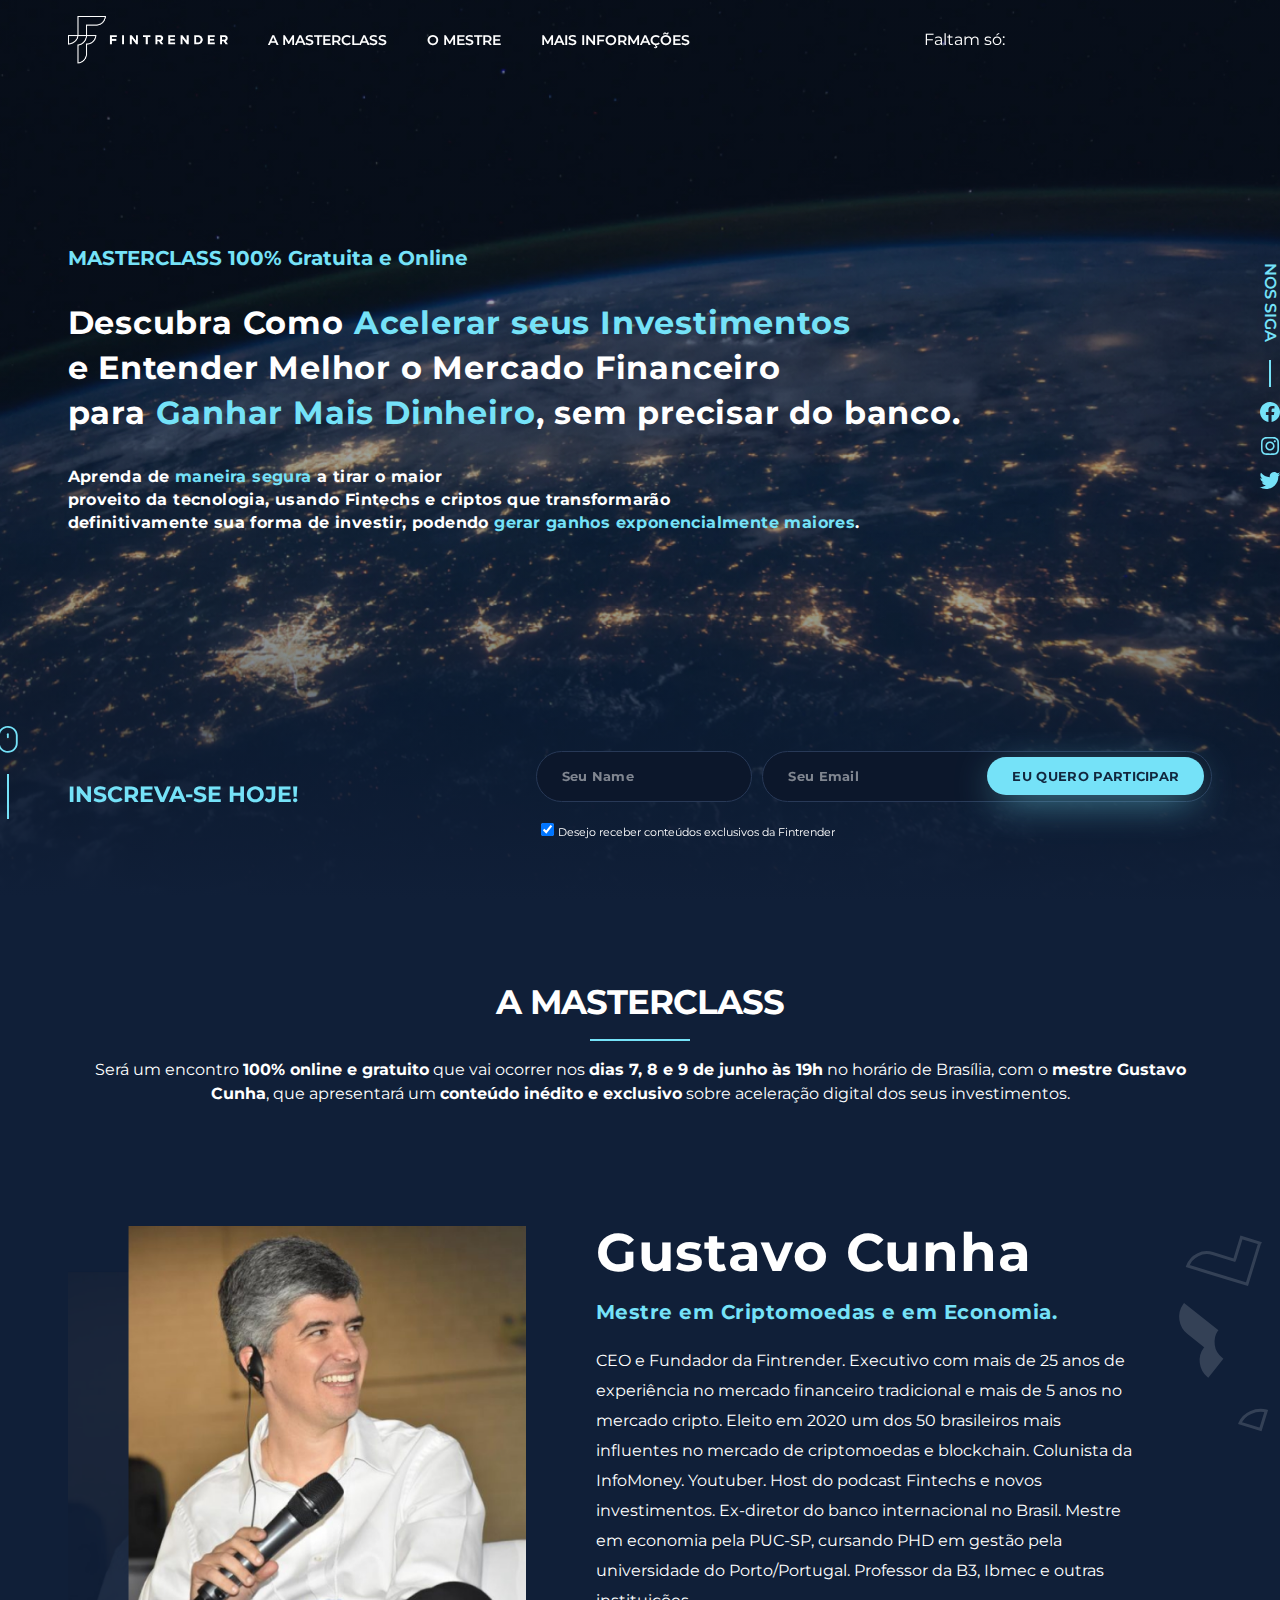
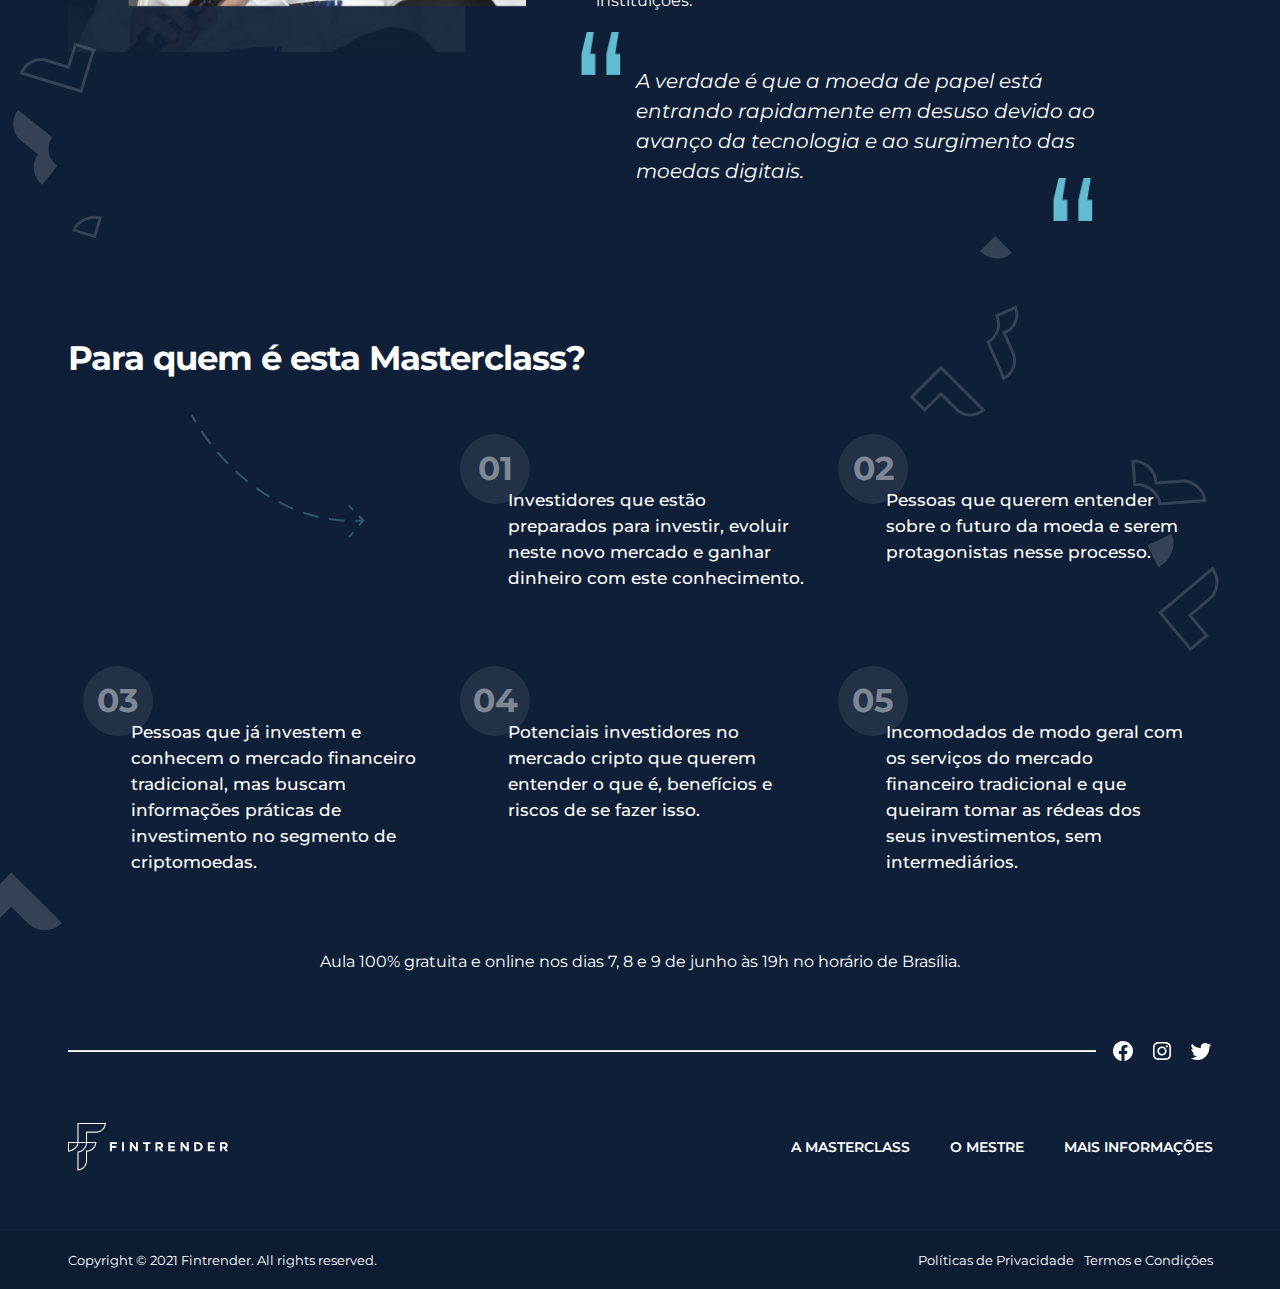
<file: index.html>
<!DOCTYPE html>
<!--[if lt IE 7]>      <html class="no-js lt-ie9 lt-ie8 lt-ie7" lang=""> <![endif]-->
<!--[if IE 7]>         <html class="no-js lt-ie9 lt-ie8" lang=""> <![endif]-->
<!--[if IE 8]>         <html class="no-js lt-ie9" lang=""> <![endif]-->
<!--[if gt IE 8]><!-->
<html class="no-js" lang="pt-br">
  <!--<![endif]-->

  <head>
    <meta charset="utf-8" />
    <meta http-equiv="X-UA-Compatible" content="IE=edge,chrome=1" />

    <!-- Meta para HTML puro -->
    <title>Fintrender</title>
    <meta
      name="viewport"
      content="width=device-width, initial-scale=1, maximum-scale=5"
    />
    <meta name="description" content="WEBNAR FINTRENDER" />
    <meta name="keywords" content="Sample, HTML5, CSS3" />

    <!-- Meta para Publicação do Facebook -->
    <meta property="og:locale" content="pt-br" />
    <meta
      property="og:url"
      content="https://lp.fintrender.com/landingcc/?origem=MADNET_FOONE_FINTRENDER_LEAD_MASTERCLASS"
    />
    <meta property="og:title" content="Fintrender" />
    <meta property="og:site_name" content="Fintrender" />
    <meta property="og:description" content="WEBNAR FINTRENDER" />
    <meta property="og:image" content="imgs/placeholder-facebook-meta.jpg" />
    <meta property="og:type" content="website" />

    <!-- Meta para Publicação do Twitter -->
    <meta name="twitter:site" content="@Fintrender" />
    <meta name="twitter:title" content="Fintrender" />
    <meta name="twitter:description" content="WEBNAR FINTRENDER" />
    <meta
      name="twitter:url"
      content="https://lp.fintrender.com/landingcc/?origem=MADNET_FOONE_FINTRENDER_LEAD_MASTERCLASS"
    />
    <meta name="twitter:image" content="imgs/placeholder-facebook-meta.jpg" />
    <meta name="twitter:card" content="summary" />

    <link
      rel="canonical"
      href="https://lp.fintrender.com/landingcc/?origem=MADNET_FOONE_FINTRENDER_LEAD_MASTERCLASS"
    />
    <!-- Tag exclusiva da Home -->
    <link
      rel="icon"
      type="image/png"
      sizes="192x192"
      href="imgs/favicon/android-icon-192x192.png"
    />
    <link
      rel="icon"
      type="image/png"
      sizes="32x32"
      href="imgs/favicon/favicon-32x32.png"
    />
    <link
      rel="icon"
      type="image/png"
      sizes="16x16"
      href="imgs/favicon/favicon-16x16.png"
    />

    <link rel="stylesheet" href="css/styles-1.0.3.css" />

    <!-- Script para gerar searchbox na pesquisa do google https://developers.google.com/search/docs/guides/sd-policies#nesting
    <script type="application/ld+json">
        {
          "@context": "https://schema.org",
          "@type": "WebSite",
          "url": "https://www.example.com/",
          "potentialAction": {
            "@type": "SearchAction",
            "target": "https://query.example.com/search?q={search_term_string}",
            "query-input": "required name=search_term_string"
          }
        }
    </script> -->
  </head>

  <body id="body">
    <!--[if lt IE 8]>
      <p class="browserupgrade">
        You are using an <strong>outdated</strong> browser. Please
        <a href="http://browsehappy.com/">upgrade your browser</a> to improve
        your experience.
      </p>
    <![endif]-->
    <header id="header-main" class="clearfix">
      <div class="wrap">
        <a href="?origem=MADNET_FOONE_FINTRENDER_LEAD_MASTERCLASS" class="logo"
          ><img src="imgs/logo.png"
        /></a>
        <nav>
          <ul>
            <li class="itemNav menu-item">
              <a class="" href="#masterclass">A MasterClass</a>
            </li>
            <li class="itemNav menu-item">
              <a href="#especialista">O Mestre</a>
            </li>
            <li class="itemNav menu-item">
              <a href="#info">MAIS INFORMAÇÕES</a>
            </li>
          </ul>
        </nav>

        <div class="selo-timer">
          <span>Faltam só:</span>
          <div id="counterBoy" class="counterBoy"></div>
        </div>

        <div id="hamb" class="hamb">
          <div class="hamb-content">
            <span></span>
            <span></span>
            <span></span>
          </div>
        </div>
      </div>
    </header>

    <div class="main pageHome">
      <section id="hero-1" class="moduleHero style1">
        <div class="wrap grid">
          <div class="text-box">
            <h3>MASTERCLASS 100% Gratuita e Online</h3>
            <h2>
              Descubra Como <span>Acelerar seus Investimentos</span><br />
              e Entender Melhor o Mercado Financeiro<br />
              para <span>Ganhar Mais Dinheiro</span>, sem precisar do banco.
            </h2>
            <h4>
              Aprenda de <span>maneira segura</span> a tirar o maior <br />
              proveito da tecnologia, usando Fintechs e criptos que
              transformarão<br />
              definitivamente sua forma de investir, podendo
              <span>gerar ganhos exponencialmente maiores</span>.
            </h4>
          </div>

          <div class="social-box">
            <ul>
              <li><span>Nos Siga</span></li>
              <li><div class="separador"></div></li>
              <li class="facebook">
                <a
                  href="https://www.facebook.com/Fintrender/"
                  target="_blank"
                  rel="noopener"
                >
                  <svg
                    width="24"
                    height="24"
                    viewBox="0 0 24 24"
                    fill="none"
                    xmlns="http://www.w3.org/2000/svg"
                  >
                    <path
                      d="M2.00201 12.002C2.00318 16.9214 5.58042 21.1101 10.439 21.881L10.439 14.892L7.90201 14.892L7.90201 12.002L10.442 12.002L10.442 9.80204C10.3285 8.75958 10.6845 7.72064 11.4137 6.96698C12.1428 6.21332 13.1694 5.82306 14.215 5.90204C14.9656 5.91417 15.7142 5.98101 16.455 6.10204L16.455 8.56104L15.191 8.56104C14.7559 8.50405 14.3184 8.64777 14.0018 8.95171C13.6852 9.25566 13.5238 9.68693 13.563 10.124L13.563 12.002L16.334 12.002L15.891 14.893L13.563 14.893L13.563 21.881C18.8175 21.0506 22.5021 16.2518 21.9475 10.9611C21.3929 5.67041 16.7933 1.73997 11.4808 2.01722C6.16838 2.29447 2.00286 6.68235 2.00201 12.002Z"
                      fill="#75E2F8"
                    />
                  </svg>
                </a>
              </li>
              <li class="instagram">
                <a
                  href="https://www.instagram.com/fintrender/"
                  target="_blank"
                  rel="noopener"
                >
                  <svg
                    width="24"
                    height="24"
                    viewBox="0 0 24 24"
                    fill="none"
                    xmlns="http://www.w3.org/2000/svg"
                  >
                    <path
                      d="M12.002 21.041C9.54201 21.041 9.25201 21.028 8.29201 20.986C7.54339 20.9614 6.80445 20.8092 6.10701 20.536C4.90033 20.0664 3.94615 19.1119 3.47701 17.905C3.21432 17.205 3.07263 16.4655 3.05801 15.718C3.00201 14.76 3.00201 14.446 3.00201 12.005C3.00201 9.538 3.01501 9.25 3.05801 8.295C3.07295 7.54853 3.21464 6.81001 3.47701 6.111C3.94565 4.90253 4.90137 3.94718 6.11001 3.479C6.80866 3.21521 7.54736 3.07315 8.29401 3.059C9.24901 3.005 9.56301 3.005 12.002 3.005C14.482 3.005 14.767 3.018 15.712 3.059C16.4606 3.07327 17.2013 3.21531 17.902 3.479C19.1103 3.94771 20.0659 4.90288 20.535 6.111C20.8021 6.8202 20.9446 7.57026 20.956 8.328C21.012 9.286 21.012 9.599 21.012 12.039C21.012 14.479 20.998 14.799 20.956 15.746C20.9411 16.4942 20.7991 17.2344 20.536 17.935C20.0657 19.1427 19.1101 20.0976 17.902 20.567C17.2023 20.8292 16.4631 20.9709 15.716 20.986C14.761 21.041 14.448 21.041 12.002 21.041ZM11.968 4.588C9.52201 4.588 9.26801 4.6 8.31301 4.643C7.743 4.65056 7.17849 4.75575 6.64401 4.954C5.85477 5.25601 5.23024 5.878 4.92501 6.666C4.72523 7.2063 4.62002 7.77698 4.61401 8.353C4.56101 9.322 4.56101 9.576 4.56101 12.005C4.56101 14.405 4.57001 14.696 4.61401 15.659C4.62297 16.2292 4.72811 16.7938 4.92501 17.329C5.23069 18.1165 5.85511 18.738 6.64401 19.04C7.17813 19.2396 7.74286 19.3448 8.31301 19.351C9.28101 19.407 9.53601 19.407 11.968 19.407C14.421 19.407 14.675 19.395 15.622 19.351C16.1924 19.3441 16.7574 19.2389 17.292 19.04C18.0765 18.7354 18.6969 18.1153 19.002 17.331C19.2014 16.7903 19.3066 16.2193 19.313 15.643L19.324 15.643C19.367 14.687 19.367 14.432 19.367 11.989C19.367 9.546 19.356 9.289 19.313 8.334C19.304 7.76446 19.1989 7.20052 19.002 6.666C18.6976 5.88058 18.0771 5.2593 17.292 4.954C16.7575 4.75475 16.1925 4.64953 15.622 4.643C14.655 4.588 14.402 4.588 11.968 4.588ZM12.002 16.624C10.132 16.6252 8.44543 15.4997 7.72888 13.7725C7.01232 12.0452 7.40692 10.0563 8.72865 8.73347C10.0504 7.4106 12.0389 7.01428 13.7668 7.72934C15.4947 8.4444 16.6216 10.13 16.622 12C16.6193 14.5511 14.5531 16.619 12.002 16.624ZM12.002 8.998C10.3452 8.998 9.00201 10.3412 9.00201 11.998C9.00201 13.6549 10.3452 14.998 12.002 14.998C13.6589 14.998 15.002 13.6549 15.002 11.998C14.9982 10.3427 13.6573 9.00185 12.002 8.998ZM16.802 8.28501C16.2074 8.2828 15.7269 7.79959 15.728 7.20501C15.7291 6.61043 16.2114 6.12901 16.806 6.12901C17.4006 6.12901 17.8829 6.61042 17.884 7.205C17.8843 7.49187 17.7703 7.76703 17.5673 7.96968C17.3642 8.17234 17.0889 8.2858 16.802 8.28501Z"
                      fill="#75E2F8"
                    />
                  </svg>
                </a>
              </li>
              <li class="twitter">
                <a
                  href="https://twitter.com/fintrender"
                  target="_blank"
                  rel="noopener"
                >
                  <svg
                    width="24"
                    height="24"
                    viewBox="0 0 24 24"
                    fill="none"
                    xmlns="http://www.w3.org/2000/svg"
                  >
                    <path
                      d="M19.995 6.68799C20.8914 6.15208 21.5622 5.30823 21.882 4.31399C21.0396 4.81379 20.118 5.16587 19.157 5.35499C17.8246 3.94552 15.7135 3.60251 14.0034 4.51764C12.2933 5.43277 11.4075 7.37948 11.841 9.26999C8.39059 9.09676 5.17595 7.4669 2.99699 4.78599C1.85982 6.74741 2.44094 9.25477 4.32498 10.516C3.64369 10.4941 2.97751 10.3096 2.38198 9.97799C2.38198 9.99599 2.38198 10.014 2.38198 10.032C2.38238 12.0751 3.82236 13.8351 5.82498 14.24C5.19305 14.4119 4.53019 14.4372 3.88699 14.314C4.45018 16.0613 6.06054 17.2583 7.89598 17.294C6.37582 18.4871 4.49846 19.1342 2.56598 19.131C2.22346 19.1315 1.8812 19.1118 1.54098 19.072C3.50337 20.333 5.78735 21.0023 8.11998 21C11.3652 21.0223 14.484 19.7429 16.7787 17.448C19.0734 15.1531 20.3525 12.0342 20.33 8.78899C20.33 8.60299 20.3257 8.41799 20.317 8.23399C21.1574 7.62659 21.8828 6.87414 22.459 6.01199C21.676 6.35905 20.8455 6.58691 19.995 6.68799Z"
                      fill="#75E2F8"
                    />
                  </svg>
                </a>
              </li>
            </ul>
          </div>
          <div class="mouse">
            <svg
              width="20"
              height="83"
              viewBox="0 0 20 83"
              fill="none"
              xmlns="http://www.w3.org/2000/svg"
            >
              <line
                x1="10"
                y1="38"
                x2="10"
                y2="83"
                stroke="#75E2F8"
                stroke-width="2"
              />
              <path
                id="um"
                d="M9.85874 0C4.42252 0 0 4.29372 0 9.57117V17.193C0 22.4704 4.42252 26.7639 9.85874 26.7639C15.2946 26.7639 19.7175 22.4834 19.7175 17.2222V9.57117C19.7175 4.29372 15.2946 0 9.85874 0ZM17.8631 17.2222C17.8631 21.5062 14.2726 24.9915 9.85874 24.9915C5.44518 24.9915 1.85434 21.493 1.85434 17.1927V9.57117C1.85434 5.27092 5.44518 1.77243 9.85874 1.77243C14.2726 1.77243 17.8631 5.27092 17.8631 9.57117V17.2222Z"
                fill="#75E2F8"
              />
              <path
                id="dois"
                d="M9.85873 7.32605C9.34665 7.32605 8.93158 7.72281 8.93158 8.2123V11.3141C8.93158 11.8036 9.34665 12.2003 9.85873 12.2003C10.3708 12.2003 10.7859 11.8036 10.7859 11.3141V8.2123C10.7859 7.72281 10.3708 7.32605 9.85873 7.32605Z"
                fill="#75E2F8"
              />
            </svg>
          </div>
        </div>
        <a class="mask"></a>
      </section>

      <div id="form-sticker" class="module-stick-form">
        <div class="wrap grid">
          <div class="col40">
            <h3>INSCREVA-SE HOJE!</h3>
          </div>
          <div class="col60">
            <form id="lead" method="POST" action="index.php" data-ajax="false">
              <input type="hidden" name="page" value="marca_view_email" />
              <input type="hidden" name="origem" value="##ORIGEM##" />
              <input type="hidden" name="enviaEmail" value="1" />
              <input type="hidden" name="pgObrigado" value="obrigado" />

              <div class="input-group">
                <input
                  type="text"
                  placeholder="Seu Name"
                  valeu="Name"
                  name="nome"
                  required
                />
              </div>
              <div class="input-group email">
                <input
                  type="email"
                  placeholder="Seu Email"
                  valeu="email"
                  name="email"
                  required
                />
                <button type="submit" class="btn">EU QUERO PARTICIPAR</button>
              </div>

              <div class="custom-control">
                <input
                  type="checkbox"
                  name="envia_email_produto"
                  class="custom-control-input"
                  id="exclusivo_fintrender"
                  checked=""
                />
                <label
                  class="custom-control-label font-weight-bold"
                  for="exclusivo_fintrender"
                  >Desejo receber conteúdos exclusivos da Fintrender</label
                >
              </div>
            </form>
          </div>
        </div>
      </div>


      <section id="masterclass" class="moduleFeature-1">
        <div class="wrap">
          <h1 class="title">A MASTERCLASS</h1>
          <p>
            Será um encontro <b>100% online e gratuito</b> que vai ocorrer nos
            <b>dias 7, 8 e 9 de junho às 19h</b> no horário de Brasília, com o
            <b>mestre Gustavo Cunha</b>, que apresentará um
            <b>conteúdo inédito e exclusivo</b> sobre aceleração digital dos
            seus investimentos.
          </p>

          <svg
            class="float6"
            width="314"
            height="336"
            viewBox="0 0 314 336"
            fill="none"
            xmlns="http://www.w3.org/2000/svg"
          >
            <g opacity="0.15">
              <path
                d="M150.644 132.13L149.529 132.62L150.019 133.734L159.552 155.433C164.384 166.43 159.715 179.209 149.201 184.537L131.114 143.37C136.705 140.559 139.608 136.269 141.7 130.74C143.908 125.072 143.373 119.012 141.05 113.118L162.525 103.683C164.513 109.015 164.374 114.75 162.49 119.745C160.481 125.06 156.366 129.616 150.644 132.13Z"
                stroke="white"
                stroke-width="3"
              />
              <path
                d="M145.362 271.447L144.248 271.937L144.737 273.052L154.271 294.75C159.103 305.748 154.433 318.526 143.919 323.855L125.832 282.687C131.424 279.876 134.326 275.587 136.418 270.058C138.627 264.389 138.092 258.329 135.768 252.435L157.244 243C159.232 248.332 159.092 254.067 157.208 259.062C155.199 264.377 151.084 268.933 145.362 271.447Z"
                fill="white"
                stroke="#101F38"
                stroke-width="3"
              />
              <path
                d="M66.5282 86.1435L66.5694 86.0736L66.6106 86.0037L78.8077 65.3053L90.2218 45.9355L109.522 57.3084L129.87 69.2995L149.1 80.6312C142.525 90.5109 129.354 93.6776 119.074 87.6203L98.6557 75.5881L97.6068 74.97L96.9887 76.0189L84.3384 97.4865L66.0175 86.6904L66.5282 86.1435Z"
                stroke="white"
                stroke-width="3"
              />
              <path
                d="M134.581 28.7194L149.618 13.6826L166.319 30.3838C162.014 34.1143 156.333 35.6638 150.536 35.2621C144.739 34.8604 138.885 32.5647 134.581 28.7194Z"
                stroke="white"
                stroke-width="3"
              />
            </g>
          </svg>
        </div>
      </section>

      <section id="especialista" class="moduleFeature-2">
        <div class="wrap grid box-cont">
          <div class="img-box">
            <div class="wrapper-video">
              <img src="imgs/placeholder-img.png" class="placeholder" />
            </div>
          </div>
          <div class="text-box">
            <h2>Gustavo Cunha</h2>
            <h3>Mestre em Criptomoedas e em Economia.</h3>
            <p>
              CEO e Fundador da Fintrender. Executivo com mais de 25 anos de
              experiência no mercado financeiro tradicional e mais de 5 anos no
              mercado cripto. Eleito em 2020 um dos 50 brasileiros mais
              influentes no mercado de criptomoedas e blockchain. Colunista da
              InfoMoney. Youtuber. Host do podcast Fintechs e novos
              investimentos. Ex-diretor do banco internacional no Brasil. Mestre
              em economia pela PUC-SP, cursando PHD em gestão pela universidade
              do Porto/Portugal. Professor da B3, Ibmec e outras instituições.
            </p>
            <blockquote>
              A verdade é que a moeda de papel está entrando rapidamente em
              desuso devido ao avanço da tecnologia e ao surgimento das moedas
              digitais.
            </blockquote>
          </div>
          <svg
            class="float5"
            width="163"
            height="209"
            viewBox="0 0 163 209"
            fill="none"
            xmlns="http://www.w3.org/2000/svg"
          >
            <g opacity="0.15">
              <path
                d="M63.5151 124.815L64.2005 123.948L63.3333 123.262L46.4512 109.919C37.8945 103.156 36.1994 90.9206 42.3627 82.1718L74.3925 107.487C71.1053 112.121 70.6034 116.797 71.2794 122.122C71.9218 127.608 74.93 132.24 79.3025 135.978L66.0966 152.686C62.2323 149.256 59.903 144.597 59.2876 139.79C58.6359 134.672 59.9966 129.267 63.5151 124.815Z"
                fill="white"
                stroke="white"
                stroke-width="3"
              />
              <path
                d="M117.421 20.7038L117.399 20.7743L117.377 20.8447L110.985 41.7003L105.004 61.2172L85.5572 55.2571L65.0539 48.973L45.6779 43.0344C49.3944 32.9203 60.3544 27.3385 70.7117 30.5129L91.2855 36.8186L92.3423 37.1426L92.8072 36.1289L99.4368 14.4982L117.756 20.1129L117.421 20.7038Z"
                stroke="white"
                stroke-width="3"
              />
              <path
                d="M124.192 187.966L118.534 206.427L98.0311 200.142C99.895 195.318 103.792 191.657 108.612 189.511C113.431 187.366 119.103 186.715 124.192 187.966Z"
                stroke="white"
                stroke-width="3"
              />
            </g>
          </svg>
          <svg
            class="float4"
            width="171"
            height="209"
            viewBox="0 0 171 209"
            fill="none"
            xmlns="http://www.w3.org/2000/svg"
          >
            <g opacity="0.15">
              <path
                d="M63.5146 124.815L64.2001 123.947L63.3328 123.262L46.4507 109.919C37.894 103.156 36.199 90.9203 42.3622 82.1715L74.392 107.487C71.1048 112.121 70.603 116.797 71.2789 122.122C71.9213 127.608 74.9295 132.24 79.302 135.977L66.0961 152.686C62.2318 149.256 59.9025 144.597 59.2871 139.79C58.6354 134.672 59.9961 129.266 63.5146 124.815Z"
                fill="white"
                stroke="white"
                stroke-width="3"
              />
              <path
                d="M117.42 20.7036L117.399 20.774L117.377 20.8445L110.985 41.7001L105.003 61.217L85.5567 55.2568L65.0534 48.9727L45.6774 43.0342C49.3939 32.92 60.3539 27.3383 70.7112 30.5127L91.285 36.8184L92.3419 37.1423L92.8067 36.1286L99.4363 14.498L117.755 20.1126L117.42 20.7036Z"
                stroke="white"
                stroke-width="3"
              />
              <path
                d="M124.192 187.966L118.534 206.426L98.0306 200.142C99.8945 195.318 103.792 191.657 108.611 189.511C113.431 187.366 119.103 186.715 124.192 187.966Z"
                stroke="white"
                stroke-width="3"
              />
            </g>
          </svg>
          <svg
            class="float3"
            width="206"
            height="209"
            viewBox="0 0 206 209"
            fill="none"
            xmlns="http://www.w3.org/2000/svg"
          >
            <g opacity="0.15">
              <path
                d="M131.142 97.2941L130.167 97.7225L130.596 98.6974L138.934 117.676C143.16 127.295 139.076 138.472 129.88 143.133L114.06 107.125C118.951 104.667 121.489 100.915 123.319 96.0786C125.251 91.1204 124.783 85.8204 122.751 80.665L141.534 72.4124C143.273 77.0763 143.151 82.0927 141.503 86.4611C139.746 91.1101 136.147 95.0953 131.142 97.2941Z"
                stroke="white"
                stroke-width="3"
              />
              <path
                d="M38.2499 161.534L38.3001 161.484L38.3503 161.434L53.2092 146.575L67.1143 132.67L80.9693 146.525L95.5772 161.133L109.382 174.938C101.651 181.865 89.8043 181.664 82.425 174.285L67.7669 159.627L67.0139 158.874L66.1605 159.527L50.7494 174.938L37.6977 161.886L38.2499 161.534Z"
                stroke="white"
                stroke-width="3"
              />
              <path
                d="M108.036 16.1521L121.188 3L135.796 17.6079C132.031 20.8709 127.061 22.2262 121.991 21.8748C116.921 21.5234 111.801 19.5155 108.036 16.1521Z"
                fill="white"
                stroke="white"
                stroke-width="3"
              />
            </g>
          </svg>
        </div>
      </section>

      <section id="info" class="moduleSteps-1">
        <h1 class="wrap">Para quem é esta Masterclass?</h1>
        <div class="wrap grid">
          <div class="col25 step-box">
            <div class="wrap-img">
              <img src="imgs/test.png" />
            </div>
          </div>
          <div class="col25 step-box">
            <icon class="teste">01</icon>
            <p>
              Investidores que estão preparados para investir, evoluir neste
              novo mercado e ganhar dinheiro com este conhecimento.
            </p>
          </div>
          <div class="col25 step-box">
            <icon class="teste">02</icon>
            <p>
              Pessoas que querem entender sobre o futuro da moeda e serem
              protagonistas nesse processo.
            </p>
          </div>
          <div class="col25 step-box">
            <icon class="teste">03</icon>
            <p>
              Pessoas que já investem e conhecem o mercado financeiro
              tradicional, mas buscam informações práticas de investimento no
              segmento de criptomoedas.
            </p>
          </div>
          <div class="col25 step-box">
            <icon class="teste">04</icon>
            <p>
              Potenciais investidores no mercado cripto que querem entender o
              que é, benefícios e riscos de se fazer isso.
            </p>
          </div>
          <div class="col25 step-box">
            <icon class="teste">05</icon>
            <p>
              Incomodados de modo geral com os serviços do mercado financeiro
              tradicional e que queiram tomar as rédeas dos seus investimentos,
              sem intermediários.
            </p>
          </div>
          <div class="col100">
            <p>
              Aula 100% gratuita e online nos dias 7, 8 e 9 de junho às 19h no
              horário de Brasília.
            </p>
          </div>

          <svg
            class="float1"
            width="201"
            height="201"
            viewBox="0 0 201 201"
            fill="none"
            xmlns="http://www.w3.org/2000/svg"
          >
            <g opacity="0.15">
              <path
                d="M93.3963 136.357L92.2817 136.846L92.7714 137.961L102.305 159.659C107.136 170.657 102.467 183.435 91.9533 188.764L73.8664 147.597C79.4576 144.785 82.3603 140.496 84.4524 134.967C86.6604 129.298 86.1259 123.239 83.8023 117.345L105.278 107.909C107.266 113.242 107.126 118.977 105.242 123.971C103.233 129.286 99.1181 133.843 93.3963 136.357Z"
                stroke="white"
                stroke-width="3"
              />
              <path
                d="M100.411 69.602L100.469 69.5446L100.526 69.4872L117.514 52.4991L133.412 36.6014L149.252 52.4417L165.953 69.1428L181.736 84.9257C172.898 92.8458 159.353 92.6162 150.917 84.1796L134.158 67.421L133.297 66.5602L132.436 67.421L114.817 85.0405L99.7801 70.0037L100.411 69.602Z"
                fill="white"
                stroke="white"
                stroke-width="3"
              />
              <path
                d="M77.0306 19.7799L92.0674 4.74316L108.769 21.4443C104.464 25.1748 98.7823 26.7244 92.9857 26.3226C87.189 25.9209 81.335 23.6252 77.0306 19.7799Z"
                stroke="white"
                stroke-width="3"
              />
            </g>
          </svg>
          <svg
            class="float2"
            width="112"
            height="201"
            viewBox="0 0 112 201"
            fill="none"
            xmlns="http://www.w3.org/2000/svg"
          >
            <g opacity="0.15">
              <path
                d="M59.1357 194.473L59.0834 194.411L59.0312 194.349L43.5716 175.959L29.1044 158.749L46.2519 144.334L64.3313 129.136L81.4166 114.773C88.5449 124.262 87.148 137.736 78.0151 145.414L59.8736 160.664L58.9416 161.448L59.725 162.38L75.7591 181.453L59.4815 195.137L59.1357 194.473Z"
                stroke="white"
                stroke-width="3"
              />
              <path
                d="M27.6318 111.189L18.4562 92.0057L39.7633 81.8144C41.8487 87.115 41.4191 92.9886 39.1112 98.3211C36.8034 103.654 32.6904 108.41 27.6318 111.189Z"
                fill="white"
                stroke="white"
                stroke-width="3"
              />
            </g>
            <path
              opacity="0.15"
              d="M24.8718 27.7958L24.9627 29.0099L26.1768 28.919L49.8108 27.1502C61.7897 26.2536 72.286 34.9095 73.8119 46.5971L28.9719 49.9531C28.1817 43.7451 25.1027 39.5804 20.585 35.7675C15.9742 31.7988 10.0821 30.2864 3.75076 30.5161L2.00008 7.12488C7.69 7.02459 13.0518 9.06505 17.1346 12.5035C21.4783 16.1666 24.4054 21.5636 24.8718 27.7958Z"
              stroke="white"
              stroke-width="3"
            />
          </svg>
        </div>
      </section>
      <footer>
        <div class="nav-soci">
          <div class="wrap">
            <hr />
            <ul>
              <li class="facebook">
                <a
                  href="https://www.facebook.com/Fintrender/"
                  target="_blank"
                  rel="noopener"
                >
                  <svg
                    width="24"
                    height="24"
                    viewBox="0 0 24 24"
                    fill="none"
                    xmlns="http://www.w3.org/2000/svg"
                  >
                    <path
                      d="M2.00201 12.002C2.00318 16.9214 5.58042 21.1101 10.439 21.881L10.439 14.892L7.90201 14.892L7.90201 12.002L10.442 12.002L10.442 9.80204C10.3285 8.75958 10.6845 7.72064 11.4137 6.96698C12.1428 6.21332 13.1694 5.82306 14.215 5.90204C14.9656 5.91417 15.7142 5.98101 16.455 6.10204L16.455 8.56104L15.191 8.56104C14.7559 8.50405 14.3184 8.64777 14.0018 8.95171C13.6852 9.25566 13.5238 9.68693 13.563 10.124L13.563 12.002L16.334 12.002L15.891 14.893L13.563 14.893L13.563 21.881C18.8175 21.0506 22.5021 16.2518 21.9475 10.9611C21.3929 5.67041 16.7933 1.73997 11.4808 2.01722C6.16838 2.29447 2.00286 6.68235 2.00201 12.002Z"
                      fill="#75E2F8"
                    />
                  </svg>
                </a>
              </li>
              <li class="instagram">
                <a
                  href="https://www.instagram.com/fintrender/"
                  target="_blank"
                  rel="noopener"
                >
                  <svg
                    width="24"
                    height="24"
                    viewBox="0 0 24 24"
                    fill="none"
                    xmlns="http://www.w3.org/2000/svg"
                  >
                    <path
                      d="M12.002 21.041C9.54201 21.041 9.25201 21.028 8.29201 20.986C7.54339 20.9614 6.80445 20.8092 6.10701 20.536C4.90033 20.0664 3.94615 19.1119 3.47701 17.905C3.21432 17.205 3.07263 16.4655 3.05801 15.718C3.00201 14.76 3.00201 14.446 3.00201 12.005C3.00201 9.538 3.01501 9.25 3.05801 8.295C3.07295 7.54853 3.21464 6.81001 3.47701 6.111C3.94565 4.90253 4.90137 3.94718 6.11001 3.479C6.80866 3.21521 7.54736 3.07315 8.29401 3.059C9.24901 3.005 9.56301 3.005 12.002 3.005C14.482 3.005 14.767 3.018 15.712 3.059C16.4606 3.07327 17.2013 3.21531 17.902 3.479C19.1103 3.94771 20.0659 4.90288 20.535 6.111C20.8021 6.8202 20.9446 7.57026 20.956 8.328C21.012 9.286 21.012 9.599 21.012 12.039C21.012 14.479 20.998 14.799 20.956 15.746C20.9411 16.4942 20.7991 17.2344 20.536 17.935C20.0657 19.1427 19.1101 20.0976 17.902 20.567C17.2023 20.8292 16.4631 20.9709 15.716 20.986C14.761 21.041 14.448 21.041 12.002 21.041ZM11.968 4.588C9.52201 4.588 9.26801 4.6 8.31301 4.643C7.743 4.65056 7.17849 4.75575 6.64401 4.954C5.85477 5.25601 5.23024 5.878 4.92501 6.666C4.72523 7.2063 4.62002 7.77698 4.61401 8.353C4.56101 9.322 4.56101 9.576 4.56101 12.005C4.56101 14.405 4.57001 14.696 4.61401 15.659C4.62297 16.2292 4.72811 16.7938 4.92501 17.329C5.23069 18.1165 5.85511 18.738 6.64401 19.04C7.17813 19.2396 7.74286 19.3448 8.31301 19.351C9.28101 19.407 9.53601 19.407 11.968 19.407C14.421 19.407 14.675 19.395 15.622 19.351C16.1924 19.3441 16.7574 19.2389 17.292 19.04C18.0765 18.7354 18.6969 18.1153 19.002 17.331C19.2014 16.7903 19.3066 16.2193 19.313 15.643L19.324 15.643C19.367 14.687 19.367 14.432 19.367 11.989C19.367 9.546 19.356 9.289 19.313 8.334C19.304 7.76446 19.1989 7.20052 19.002 6.666C18.6976 5.88058 18.0771 5.2593 17.292 4.954C16.7575 4.75475 16.1925 4.64953 15.622 4.643C14.655 4.588 14.402 4.588 11.968 4.588ZM12.002 16.624C10.132 16.6252 8.44543 15.4997 7.72888 13.7725C7.01232 12.0452 7.40692 10.0563 8.72865 8.73347C10.0504 7.4106 12.0389 7.01428 13.7668 7.72934C15.4947 8.4444 16.6216 10.13 16.622 12C16.6193 14.5511 14.5531 16.619 12.002 16.624ZM12.002 8.998C10.3452 8.998 9.00201 10.3412 9.00201 11.998C9.00201 13.6549 10.3452 14.998 12.002 14.998C13.6589 14.998 15.002 13.6549 15.002 11.998C14.9982 10.3427 13.6573 9.00185 12.002 8.998ZM16.802 8.28501C16.2074 8.2828 15.7269 7.79959 15.728 7.20501C15.7291 6.61043 16.2114 6.12901 16.806 6.12901C17.4006 6.12901 17.8829 6.61042 17.884 7.205C17.8843 7.49187 17.7703 7.76703 17.5673 7.96968C17.3642 8.17234 17.0889 8.2858 16.802 8.28501Z"
                      fill="#75E2F8"
                    />
                  </svg>
                </a>
              </li>
              <li class="twitter">
                <a
                  href="https://twitter.com/fintrender"
                  target="_blank"
                  rel="noopener"
                >
                  <svg
                    width="24"
                    height="24"
                    viewBox="0 0 24 24"
                    fill="none"
                    xmlns="http://www.w3.org/2000/svg"
                  >
                    <path
                      d="M19.995 6.68799C20.8914 6.15208 21.5622 5.30823 21.882 4.31399C21.0396 4.81379 20.118 5.16587 19.157 5.35499C17.8246 3.94552 15.7135 3.60251 14.0034 4.51764C12.2933 5.43277 11.4075 7.37948 11.841 9.26999C8.39059 9.09676 5.17595 7.4669 2.99699 4.78599C1.85982 6.74741 2.44094 9.25477 4.32498 10.516C3.64369 10.4941 2.97751 10.3096 2.38198 9.97799C2.38198 9.99599 2.38198 10.014 2.38198 10.032C2.38238 12.0751 3.82236 13.8351 5.82498 14.24C5.19305 14.4119 4.53019 14.4372 3.88699 14.314C4.45018 16.0613 6.06054 17.2583 7.89598 17.294C6.37582 18.4871 4.49846 19.1342 2.56598 19.131C2.22346 19.1315 1.8812 19.1118 1.54098 19.072C3.50337 20.333 5.78735 21.0023 8.11998 21C11.3652 21.0223 14.484 19.7429 16.7787 17.448C19.0734 15.1531 20.3525 12.0342 20.33 8.78899C20.33 8.60299 20.3257 8.41799 20.317 8.23399C21.1574 7.62659 21.8828 6.87414 22.459 6.01199C21.676 6.35905 20.8455 6.58691 19.995 6.68799Z"
                      fill="#75E2F8"
                    />
                  </svg>
                </a>
              </li>
            </ul>
          </div>
        </div>

        <div class="footer-container">
          <div class="wrap grid">
            <div class="logo-footer">
              <img src="imgs/logo.png" />
            </div>
            <div class="nav-footer">
              <ul>
                <li class="itemNav menu-item">
                  <a class="" href="#masterclass">A MasterClass</a>
                </li>
                <li class="itemNav menu-item">
                  <a href="#especialista">O Mestre</a>
                </li>
                <li class="itemNav menu-item">
                  <a href="#info">MAIS INFORMAÇÕES</a>
                </li>
              </ul>
            </div>
          </div>
        </div>

        <div class="copy-box">
          <div class="wrap">
            <p>Copyright © 2021 Fintrender. All rights reserved.</p>

            <ul>
              <li>
                <a href="?page=navega&pg=termos">Políticas de Privacidade</a>
              </li>
              <li><a href="?page=navega&pg=termos">Termos e Condições</a></li>
            </ul>
          </div>
        </div>
      </footer>

    </div>

    <script src="js/transmissao-1.0.1.js"></script>
    <script src="js/main-1.0.3.js"></script>
  </body>
</html>
</file>
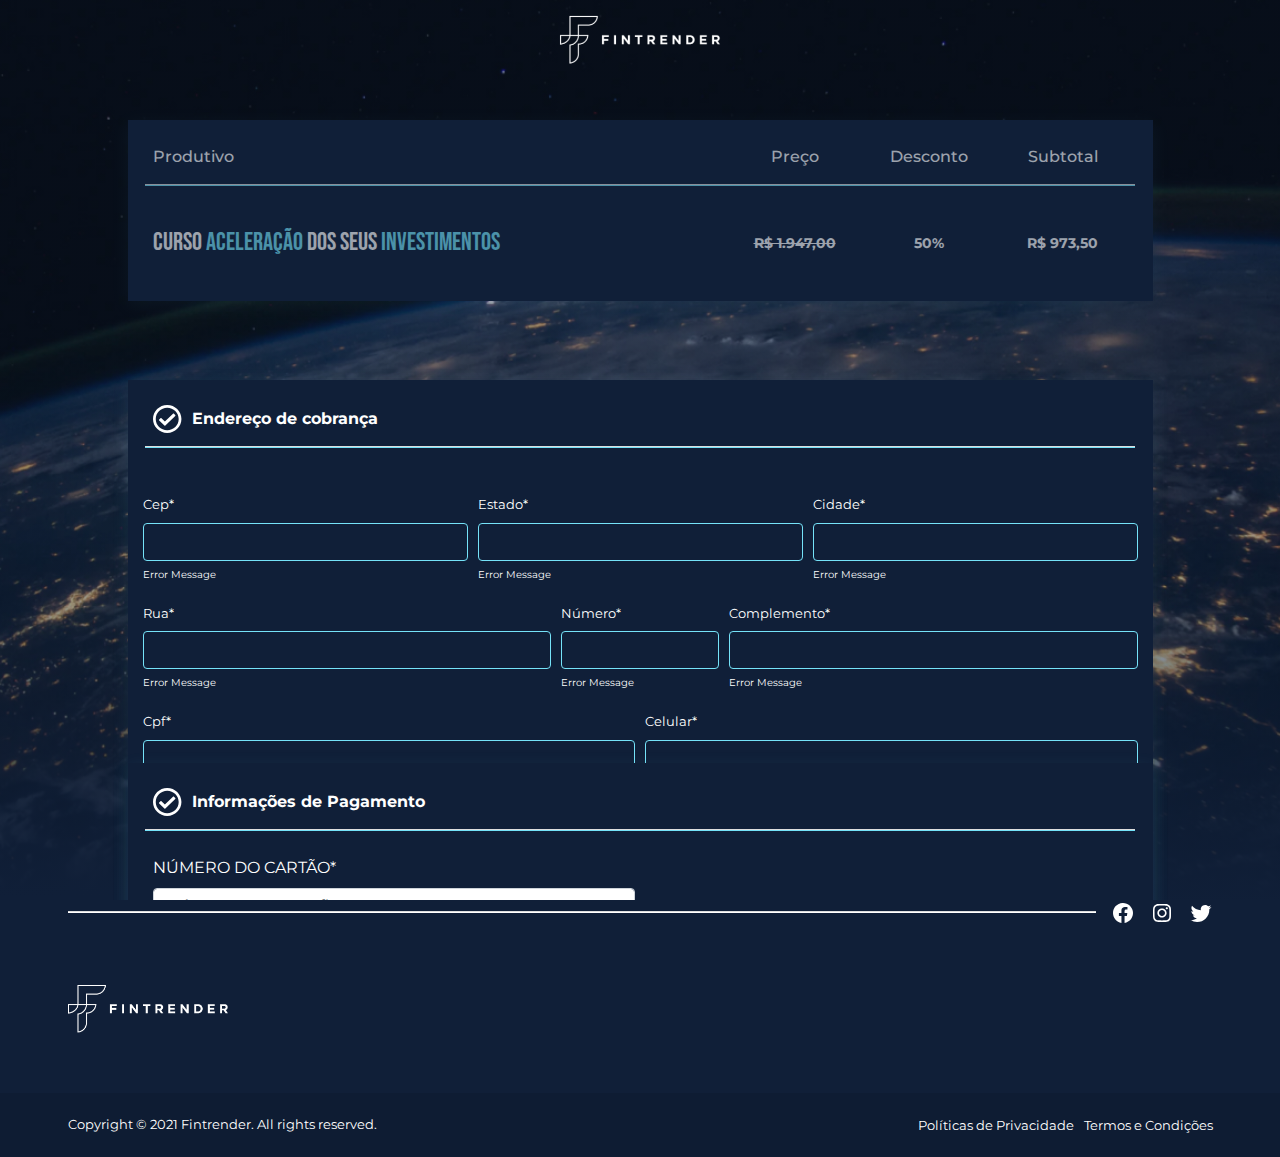
<file: checkout.html>
<!DOCTYPE html>
<!--[if lt IE 7]>      <html class="no-js lt-ie9 lt-ie8 lt-ie7" lang=""> <![endif]-->
<!--[if IE 7]>         <html class="no-js lt-ie9 lt-ie8" lang=""> <![endif]-->
<!--[if IE 8]>         <html class="no-js lt-ie9" lang=""> <![endif]-->
<!--[if gt IE 8]><!-->
<html class="no-js" lang="pt-br">
  <!--<![endif]-->

  <head>
    <meta charset="utf-8" />
    <meta http-equiv="X-UA-Compatible" content="IE=edge,chrome=1" />

    <!-- Meta para HTML puro -->
    <title>Fintrender</title>
    <meta
      name="viewport"
      content="width=device-width, initial-scale=1, maximum-scale=5"
    />
    <meta name="description" content="WEBNAR FINTRENDER" />
    <meta name="keywords" content="Sample, HTML5, CSS3" />

    <!-- Meta para Publicação do Facebook -->
    <meta property="og:locale" content="pt-br" />
    <meta
      property="og:url"
      content="https://lp.fintrender.com/landingcc/?origem=MADNET_FOONE_FINTRENDER_LEAD_MASTERCLASS"
    />
    <meta property="og:title" content="Fintrender" />
    <meta property="og:site_name" content="Fintrender" />
    <meta property="og:description" content="WEBNAR FINTRENDER" />
    <meta property="og:image" content="imgs/placeholder-facebook-meta.jpg" />
    <meta property="og:type" content="website" />

    <!-- Meta para Publicação do Twitter -->
    <meta name="twitter:site" content="@Fintrender" />
    <meta name="twitter:title" content="Fintrender" />
    <meta name="twitter:description" content="WEBNAR FINTRENDER" />
    <meta
      name="twitter:url"
      content="https://lp.fintrender.com/landingcc/?origem=MADNET_FOONE_FINTRENDER_LEAD_MASTERCLASS"
    />
    <meta name="twitter:image" content="imgs/placeholder-facebook-meta.jpg" />
    <meta name="twitter:card" content="summary" />

    <link
      rel="canonical"
      href="https://lp.fintrender.com/landingcc/?origem=MADNET_FOONE_FINTRENDER_LEAD_MASTERCLASS"
    />
    <!-- Tag exclusiva da Home -->
    <link
      rel="icon"
      type="image/png"
      sizes="192x192"
      href="imgs/favicon/android-icon-192x192.png"
    />
    <link
      rel="icon"
      type="image/png"
      sizes="32x32"
      href="imgs/favicon/favicon-32x32.png"
    />
    <link
      rel="icon"
      type="image/png"
      sizes="16x16"
      href="imgs/favicon/favicon-16x16.png"
    />

    <link rel="stylesheet" href="css/bootstrap.min.css">
    <link rel="stylesheet" href="css/styles-1.0.3.css" />

    <!-- Script para gerar searchbox na pesquisa do google https://developers.google.com/search/docs/guides/sd-policies#nesting
    <script type="application/ld+json">
        {
          "@context": "https://schema.org",
          "@type": "WebSite",
          "url": "https://www.example.com/",
          "potentialAction": {
            "@type": "SearchAction",
            "target": "https://query.example.com/search?q={search_term_string}",
            "query-input": "required name=search_term_string"
          }
        }
    </script> -->
  </head>

  <body id="body">
    <!--[if lt IE 8]>
      <p class="browserupgrade">
        You are using an <strong>outdated</strong> browser. Please
        <a href="http://browsehappy.com/">upgrade your browser</a> to improve
        your experience.
      </p>
    <![endif]-->
    <header id="header-main" class="clearfix">
      <div class="wrap">
        <a href="?origem=MADNET_FOONE_FINTRENDER_LEAD_MASTERCLASS" class="logo"
          ><img src="imgs/logo.png"
        /></a>


        <div id="hamb" class="hamb">
          <div class="hamb-content">
            <span></span>
            <span></span>
            <span></span>
          </div>
        </div>
      </div>
    </header>

    <div class="main pageHome">
      <section id="hero-1" class="moduleHero style1">
        <a class="mask"></a>
        <div class="box">
            <div class="top-box">
                <p>Produtivo</p>
                <div class="top-text-box">
                    <p>Preço</p>
                    <p>Desconto</p>
                    <p>Subtotal</p>
                </div>
            </div>
            <hr>
            <div class="main-box">
                <p>Curso <span style="color: #75E2F8;">aceleração</span> dos seus <span style="color: #75E2F8;">investimentos</span></p>
                <div class="main-text-box">
                    <p><s>R$ 1.947,00</s></p>
                    <p>50%</p>
                    <p>R$ 973,50</p>
                </div>
            </div>   
            <div class="form-box">
                    <div class="top-form">
                        <div class="check">
                            <img src="imgs/svg/check.svg" alt="Vector check">
                        </div>
                        <div class="title-form">
                            <p><b>Endereço de cobrança</b></p>
                        </div>
                    </div>
                    <hr>
                    <div class="col-12 form">
                        <form id="checkout" method="POST" action='index.php' data-ajax='false'>
                            <input type='hidden' name='page' value='assinar_cc'>
                            <input type='hidden' name='origem' value='##ORIGEM##'>
                            <input type='hidden' name='id_tipo_assinatura' value='##ID_TIPO_ASSINATURA##'>
                            <input type="hidden" name="pgCheckout" value="checkout"/>
                            <input type="hidden" name="pgObrigado" value="obrigado" />
                            <input type="hidden" name="exp_c"/>
                            <input type="hidden" name="name_"/>
                            
                            <div class="form-row mt-4" id="form-address">
                                <div class="col-12 col-md-4 form-group">
                                    <label for="cep">Cep*</label>
                                    <input type="text" class="form-control input-validation" name="cep" id="cep" aria-describedby="cep">
                                    <i class="fas fa-check-circle"></i>
                                    <i class="fas fa-exclamation-circle"></i>
                                    <small class="error">Error Message</small>
                                </div>
                                <div class="col-12 col-md-4 form-group hide address-verify">
                                    <label for="uf">Estado*</label>
                                    <input type="text" class="form-control input-validation" name="uf" id="uf" aria-describedby="uf">
                                    <i class="fas fa-check-circle"></i>
                                    <i class="fas fa-exclamation-circle"></i>
                                    <small class="error">Error Message</small>
                                </div>
                                <div class="col-12 col-md-4 form-group hide address-verify">
                                    <label for="localidade">Cidade*</label>
                                    <input type="text" class="form-control input-validation" name="cidade" id="localidade" aria-describedby="localidade">
                                    <i class="fas fa-check-circle"></i>
                                    <i class="fas fa-exclamation-circle"></i>
                                    <small class="error">Error Message</small>
                                </div>
                                <div class="col-12 col-md-5 form-group hide address-verify">
                                    <label for="logradouro">Rua*</label>
                                    <input type="text" class="form-control input-validation" name="rua" id="logradouro" aria-describedby="logradouro">
                                    <i class="fas fa-check-circle"></i>
                                    <i class="fas fa-exclamation-circle"></i>
                                    <small class="error">Error Message</small>
                                </div>
                                <div class="col-12 col-md-2 form-group hide address-verify">
                                    <label for="numero">Número*</label>
                                    <input type="text" class="form-control input-validation" name="numero" id="numero" aria-describedby="numero">
                                    <i class="fas fa-check-circle"></i>
                                    <i class="fas fa-exclamation-circle"></i>
                                    <small class="error">Error Message</small>
                                </div>
                                <div class="col-12 col-md-5 form-group hide address-verify">
                                    <label for="complemento">Complemento*</label>
                                    <input type="text" class="form-control input-validation" name="complemento" id="complementoEndereco" aria-describedby="complementoEndereco">
                                    <i class="fas fa-check-circle"></i>
                                    <i class="fas fa-exclamation-circle"></i>
                                    <small class="error">Error Message</small>
                                </div>
                                <div class="col-12 col-md-6 form-group">
                                    <label for="cpf">Cpf*</label>
                                    <input type="text" class="form-control input-validation" name="cpf" id="cpf" aria-describedby="cpf">
                                    <i class="fas fa-check-circle"></i>
                                    <i class="fas fa-exclamation-circle"></i>
                                    <small class="error">Error Message</small>
                                </div>
                                <div class="col-12 col-md-6 form-group">
                                    <label for="telefone">Celular*</label>
                                    <input type="text" class="form-control input-validation" name="telefone" id="telefone" aria-describedby="telefone">
                                    <i class="fas fa-check-circle"></i>
                                    <i class="fas fa-exclamation-circle"></i>
                                    <small class="error">Error Message</small>
                                </div>
                                <div class="col-12 col-md-6 form-group">
                                    <label for="email">E-mail*</label>
                                    <input type="text" class="form-control input-validation" name="email" id="email" aria-describedby="email">
                                    <i class="fas fa-check-circle"></i>
                                    <i class="fas fa-exclamation-circle"></i>
                                    <small class="error">Error Message</small>
                                </div>
                                <div class="col-12 col-md-6 form-group">
                                    <label for="email-confirm">Confirme seu e-mail*</label>
                                    <input type="text" class="form-control input-validation" name="email-confirm" id="email-confirm" aria-describedby="email-confirm">
                                    <i class="fas fa-check-circle"></i>
                                    <i class="fas fa-exclamation-circle"></i>
                                    <small class="error">Error Message</small>
                                </div>                               
                            </div>
                    </div>
                
            </div>
            <div class="cred-box">
                <div class="top-form">
                    <div class="check">
                        <img src="imgs/svg/check.svg" alt="Vector check">
                    </div>
                    <div class="title-form">
                        <p><b>Informações de Pagamento</b></p>
                    </div>
                </div>
                <hr>
                <div id="form-card" class="form-row form-input">
                    <div class="col-12 col-md-6 form-group">
                        <label for="number_c">NÚMERO DO CARTÃO*</label>
                        <input type="text" class="form-control input-validation" name="number_c" id="number_c" aria-describedby="numero-cartao" placeholder="NÚMERO DO CARTÃO">
                        <i class="fas fa-check-circle"></i>
                        <i class="fas fa-exclamation-circle"></i>
                        <small class="error">Error Message</small>
                    </div>
                    <!-- <div class="col-12 col-md-6 form-group">
                        <label for="holdername_c">NOME IMPRESSO NO CARTÃO*</label>
                        <input type="text" class="form-control input-validation" name="holdername_c" id="holdername_c" aria-describedby="holdername_c" placeholder="NOME IMPRESSO NO CARTÃO">
                        <i class="fas fa-check-circle"></i>
                        <i class="fas fa-exclamation-circle"></i>
                        <small class="error">Error Message</small>
                    </div> -->
                </div>
            </div>
        </div>
      </section>

      
      <footer>
        <div class="nav-soci">
          <div class="wrap">
            <hr />
            <ul>
              <li class="facebook">
                <a
                  href="https://www.facebook.com/Fintrender/"
                  target="_blank"
                  rel="noopener"
                >
                  <svg
                    width="24"
                    height="24"
                    viewBox="0 0 24 24"
                    fill="none"
                    xmlns="http://www.w3.org/2000/svg"
                  >
                    <path
                      d="M2.00201 12.002C2.00318 16.9214 5.58042 21.1101 10.439 21.881L10.439 14.892L7.90201 14.892L7.90201 12.002L10.442 12.002L10.442 9.80204C10.3285 8.75958 10.6845 7.72064 11.4137 6.96698C12.1428 6.21332 13.1694 5.82306 14.215 5.90204C14.9656 5.91417 15.7142 5.98101 16.455 6.10204L16.455 8.56104L15.191 8.56104C14.7559 8.50405 14.3184 8.64777 14.0018 8.95171C13.6852 9.25566 13.5238 9.68693 13.563 10.124L13.563 12.002L16.334 12.002L15.891 14.893L13.563 14.893L13.563 21.881C18.8175 21.0506 22.5021 16.2518 21.9475 10.9611C21.3929 5.67041 16.7933 1.73997 11.4808 2.01722C6.16838 2.29447 2.00286 6.68235 2.00201 12.002Z"
                      fill="#75E2F8"
                    />
                  </svg>
                </a>
              </li>
              <li class="instagram">
                <a
                  href="https://www.instagram.com/fintrender/"
                  target="_blank"
                  rel="noopener"
                >
                  <svg
                    width="24"
                    height="24"
                    viewBox="0 0 24 24"
                    fill="none"
                    xmlns="http://www.w3.org/2000/svg"
                  >
                    <path
                      d="M12.002 21.041C9.54201 21.041 9.25201 21.028 8.29201 20.986C7.54339 20.9614 6.80445 20.8092 6.10701 20.536C4.90033 20.0664 3.94615 19.1119 3.47701 17.905C3.21432 17.205 3.07263 16.4655 3.05801 15.718C3.00201 14.76 3.00201 14.446 3.00201 12.005C3.00201 9.538 3.01501 9.25 3.05801 8.295C3.07295 7.54853 3.21464 6.81001 3.47701 6.111C3.94565 4.90253 4.90137 3.94718 6.11001 3.479C6.80866 3.21521 7.54736 3.07315 8.29401 3.059C9.24901 3.005 9.56301 3.005 12.002 3.005C14.482 3.005 14.767 3.018 15.712 3.059C16.4606 3.07327 17.2013 3.21531 17.902 3.479C19.1103 3.94771 20.0659 4.90288 20.535 6.111C20.8021 6.8202 20.9446 7.57026 20.956 8.328C21.012 9.286 21.012 9.599 21.012 12.039C21.012 14.479 20.998 14.799 20.956 15.746C20.9411 16.4942 20.7991 17.2344 20.536 17.935C20.0657 19.1427 19.1101 20.0976 17.902 20.567C17.2023 20.8292 16.4631 20.9709 15.716 20.986C14.761 21.041 14.448 21.041 12.002 21.041ZM11.968 4.588C9.52201 4.588 9.26801 4.6 8.31301 4.643C7.743 4.65056 7.17849 4.75575 6.64401 4.954C5.85477 5.25601 5.23024 5.878 4.92501 6.666C4.72523 7.2063 4.62002 7.77698 4.61401 8.353C4.56101 9.322 4.56101 9.576 4.56101 12.005C4.56101 14.405 4.57001 14.696 4.61401 15.659C4.62297 16.2292 4.72811 16.7938 4.92501 17.329C5.23069 18.1165 5.85511 18.738 6.64401 19.04C7.17813 19.2396 7.74286 19.3448 8.31301 19.351C9.28101 19.407 9.53601 19.407 11.968 19.407C14.421 19.407 14.675 19.395 15.622 19.351C16.1924 19.3441 16.7574 19.2389 17.292 19.04C18.0765 18.7354 18.6969 18.1153 19.002 17.331C19.2014 16.7903 19.3066 16.2193 19.313 15.643L19.324 15.643C19.367 14.687 19.367 14.432 19.367 11.989C19.367 9.546 19.356 9.289 19.313 8.334C19.304 7.76446 19.1989 7.20052 19.002 6.666C18.6976 5.88058 18.0771 5.2593 17.292 4.954C16.7575 4.75475 16.1925 4.64953 15.622 4.643C14.655 4.588 14.402 4.588 11.968 4.588ZM12.002 16.624C10.132 16.6252 8.44543 15.4997 7.72888 13.7725C7.01232 12.0452 7.40692 10.0563 8.72865 8.73347C10.0504 7.4106 12.0389 7.01428 13.7668 7.72934C15.4947 8.4444 16.6216 10.13 16.622 12C16.6193 14.5511 14.5531 16.619 12.002 16.624ZM12.002 8.998C10.3452 8.998 9.00201 10.3412 9.00201 11.998C9.00201 13.6549 10.3452 14.998 12.002 14.998C13.6589 14.998 15.002 13.6549 15.002 11.998C14.9982 10.3427 13.6573 9.00185 12.002 8.998ZM16.802 8.28501C16.2074 8.2828 15.7269 7.79959 15.728 7.20501C15.7291 6.61043 16.2114 6.12901 16.806 6.12901C17.4006 6.12901 17.8829 6.61042 17.884 7.205C17.8843 7.49187 17.7703 7.76703 17.5673 7.96968C17.3642 8.17234 17.0889 8.2858 16.802 8.28501Z"
                      fill="#75E2F8"
                    />
                  </svg>
                </a>
              </li>
              <li class="twitter">
                <a
                  href="https://twitter.com/fintrender"
                  target="_blank"
                  rel="noopener"
                >
                  <svg
                    width="24"
                    height="24"
                    viewBox="0 0 24 24"
                    fill="none"
                    xmlns="http://www.w3.org/2000/svg"
                  >
                    <path
                      d="M19.995 6.68799C20.8914 6.15208 21.5622 5.30823 21.882 4.31399C21.0396 4.81379 20.118 5.16587 19.157 5.35499C17.8246 3.94552 15.7135 3.60251 14.0034 4.51764C12.2933 5.43277 11.4075 7.37948 11.841 9.26999C8.39059 9.09676 5.17595 7.4669 2.99699 4.78599C1.85982 6.74741 2.44094 9.25477 4.32498 10.516C3.64369 10.4941 2.97751 10.3096 2.38198 9.97799C2.38198 9.99599 2.38198 10.014 2.38198 10.032C2.38238 12.0751 3.82236 13.8351 5.82498 14.24C5.19305 14.4119 4.53019 14.4372 3.88699 14.314C4.45018 16.0613 6.06054 17.2583 7.89598 17.294C6.37582 18.4871 4.49846 19.1342 2.56598 19.131C2.22346 19.1315 1.8812 19.1118 1.54098 19.072C3.50337 20.333 5.78735 21.0023 8.11998 21C11.3652 21.0223 14.484 19.7429 16.7787 17.448C19.0734 15.1531 20.3525 12.0342 20.33 8.78899C20.33 8.60299 20.3257 8.41799 20.317 8.23399C21.1574 7.62659 21.8828 6.87414 22.459 6.01199C21.676 6.35905 20.8455 6.58691 19.995 6.68799Z"
                      fill="#75E2F8"
                    />
                  </svg>
                </a>
              </li>
            </ul>
          </div>
        </div>

        <div class="footer-container">
          <div class="wrap grid">
            <div class="logo-footer">
              <img src="imgs/logo.png" />
            </div>
          </div>
        </div>

        <div class="copy-box">
          <div class="wrap">
            <p>Copyright © 2021 Fintrender. All rights reserved.</p>

            <ul>
              <li>
                <a href="?page=navega&pg=termos">Políticas de Privacidade</a>
              </li>
              <li><a href="?page=navega&pg=termos">Termos e Condições</a></li>
            </ul>
          </div>
        </div>
      </footer>
    </div>
    <script src="js/jquery-3.5.1.min.js"></script>
    <script src="js/bootstrap.bundle.min.js"></script>
    <script src="js/jquery.mask.min.js"></script>
    <script src="js/main-1.0.3.js"></script>
  </body>
</html>
</file>
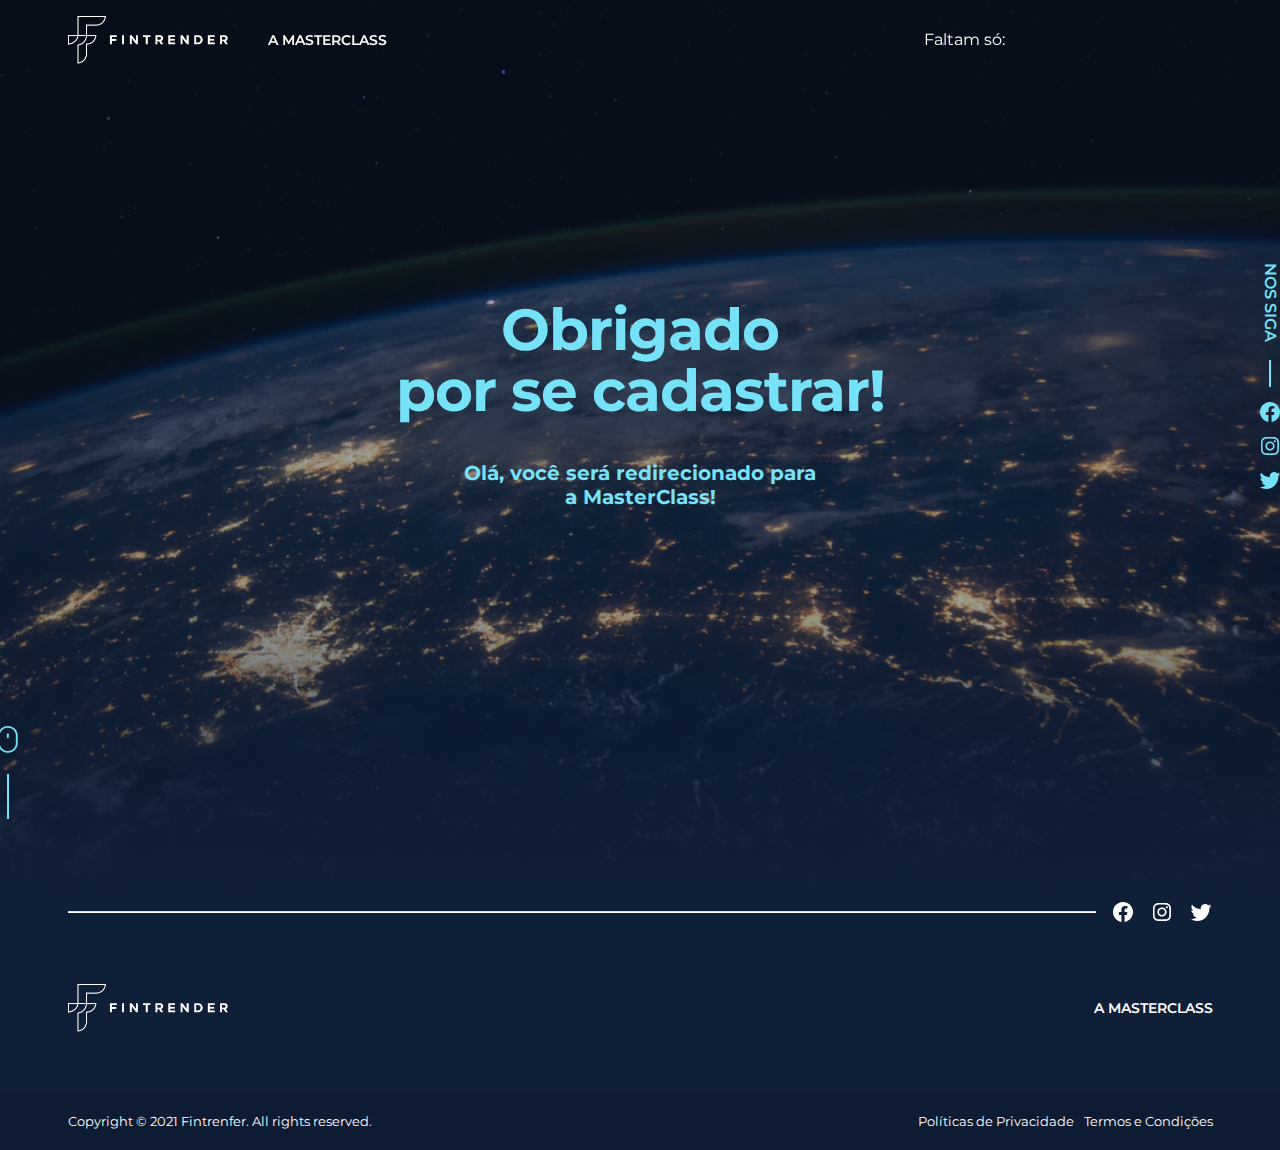
<file: obrigado.html>
<!DOCTYPE html>
<!--[if lt IE 7]>      <html class="no-js lt-ie9 lt-ie8 lt-ie7" lang=""> <![endif]-->
<!--[if IE 7]>         <html class="no-js lt-ie9 lt-ie8" lang=""> <![endif]-->
<!--[if IE 8]>         <html class="no-js lt-ie9" lang=""> <![endif]-->
<!--[if gt IE 8]><!-->
<html class="no-js" lang="pt-br">
  <!--<![endif]-->

  <head>
    <meta charset="utf-8" />
    <meta http-equiv="X-UA-Compatible" content="IE=edge,chrome=1" />

    <!-- Meta para HTML puro -->
    <title>Fintrender</title>
    <meta
      name="viewport"
      content="width=device-width, initial-scale=1, maximum-scale=5"
    />
    <meta name="description" content="WEBNAR FINTRENDER" />
    <meta name="keywords" content="Sample, HTML5, CSS3" />

    <!-- Meta para Publicação do Facebook -->
    <meta property="og:locale" content="pt-br" />
    <meta
      property="og:url"
      content="https://lp.fintrender.com/landingcc/?origem=MADNET_FOONE_FINTRENDER_LEAD_MASTERCLASS"
    />
    <meta property="og:title" content="Fintrender" />
    <meta property="og:site_name" content="Fintrender" />
    <meta property="og:description" content="WEBNAR FINTRENDER" />
    <meta property="og:image" content="imgs/placeholder-facebook-meta.jpg" />
    <meta property="og:type" content="website" />

    <!-- Meta para Publicação do Twitter -->
    <meta name="twitter:site" content="@Fintrender" />
    <meta name="twitter:title" content="Fintrender" />
    <meta name="twitter:description" content="WEBNAR FINTRENDER" />
    <meta
      name="twitter:url"
      content="https://lp.fintrender.com/landingcc/?origem=MADNET_FOONE_FINTRENDER_LEAD_MASTERCLASS"
    />
    <meta name="twitter:image" content="imgs/placeholder-facebook-meta.jpg" />
    <meta name="twitter:card" content="summary" />

    <link
      rel="canonical"
      href="https://lp.fintrender.com/landingcc/?origem=MADNET_FOONE_FINTRENDER_LEAD_MASTERCLASS"
    />
    <!-- Tag exclusiva da Home -->
    <link
      rel="icon"
      type="image/png"
      sizes="192x192"
      href="imgs/favicon/android-icon-192x192.png"
    />
    <link
      rel="icon"
      type="image/png"
      sizes="32x32"
      href="imgs/favicon/favicon-32x32.png"
    />
    <link
      rel="icon"
      type="image/png"
      sizes="16x16"
      href="imgs/favicon/favicon-16x16.png"
    />

    <meta
      http-equiv="refresh"
      content="5; URL='https://lp.fintrender.com/landingcc/?origem=MADNET_FOONE_FINTRENDER_LIVE_MASTERCLASS'"
    />

    <link rel="stylesheet" href="css/styles-1.0.3.css" />

    <!-- Script para gerar searchbox na pesquisa do google https://developers.google.com/search/docs/guides/sd-policies#nesting
    <script type="application/ld+json">
        {
          "@context": "https://schema.org",
          "@type": "WebSite",
          "url": "https://www.example.com/",
          "potentialAction": {
            "@type": "SearchAction",
            "target": "https://query.example.com/search?q={search_term_string}",
            "query-input": "required name=search_term_string"
          }
        }
    </script> -->
  </head>

  <body id="body">
    <!--[if lt IE 8]>
      <p class="browserupgrade">
        You are using an <strong>outdated</strong> browser. Please
        <a href="http://browsehappy.com/">upgrade your browser</a> to improve
        your experience.
      </p>
    <![endif]-->
    <header id="header-main" class="clearfix">
      <div class="wrap">
        <a href="?origem=MADNET_FOONE_FINTRENDER_LEAD_MASTERCLASS" class="logo"
          ><img src="imgs/logo.png"
        /></a>
        <nav>
          <ul>
            <li class="itemNav">
              <a
                class=""
                href="?origem=MADNET_FOONE_FINTRENDER_LEAD_MASTERCLASS"
                >A MasterClass</a
              >
            </li>
          </ul>
        </nav>

        <div class="selo-timer">
          <span>Faltam só:</span>
          <div id="counterBoy" class="counterBoy"></div>
        </div>

        <div id="hamb" class="hamb">
          <div class="hamb-content">
            <span></span>
            <span></span>
            <span></span>
          </div>
        </div>
      </div>
    </header>

    <div class="main obrigado">
      <section id="hero-1" class="moduleHero style1">
        <div class="wrap grid">
          <div class="text-box">
            <h1>Obrigado<br />por se cadastrar!</h1>
            <h3 style="text-align: center">
              Olá, você será redirecionado para<br />
              a MasterClass!
            </h3>
          </div>

          <div class="social-box">
            <ul>
              <li><span>Nos Siga</span></li>
              <li><div class="separador"></div></li>
              <li class="facebook">
                <a href="https://www.facebook.com/Fintrender/" target="_blank">
                  <svg
                    width="24"
                    height="24"
                    viewBox="0 0 24 24"
                    fill="none"
                    xmlns="http://www.w3.org/2000/svg"
                  >
                    <path
                      d="M2.00201 12.002C2.00318 16.9214 5.58042 21.1101 10.439 21.881L10.439 14.892L7.90201 14.892L7.90201 12.002L10.442 12.002L10.442 9.80204C10.3285 8.75958 10.6845 7.72064 11.4137 6.96698C12.1428 6.21332 13.1694 5.82306 14.215 5.90204C14.9656 5.91417 15.7142 5.98101 16.455 6.10204L16.455 8.56104L15.191 8.56104C14.7559 8.50405 14.3184 8.64777 14.0018 8.95171C13.6852 9.25566 13.5238 9.68693 13.563 10.124L13.563 12.002L16.334 12.002L15.891 14.893L13.563 14.893L13.563 21.881C18.8175 21.0506 22.5021 16.2518 21.9475 10.9611C21.3929 5.67041 16.7933 1.73997 11.4808 2.01722C6.16838 2.29447 2.00286 6.68235 2.00201 12.002Z"
                      fill="#75E2F8"
                    />
                  </svg>
                </a>
              </li>
              <li class="instagram">
                <a href="https://www.instagram.com/fintrender/" target="_blank">
                  <svg
                    width="24"
                    height="24"
                    viewBox="0 0 24 24"
                    fill="none"
                    xmlns="http://www.w3.org/2000/svg"
                  >
                    <path
                      d="M12.002 21.041C9.54201 21.041 9.25201 21.028 8.29201 20.986C7.54339 20.9614 6.80445 20.8092 6.10701 20.536C4.90033 20.0664 3.94615 19.1119 3.47701 17.905C3.21432 17.205 3.07263 16.4655 3.05801 15.718C3.00201 14.76 3.00201 14.446 3.00201 12.005C3.00201 9.538 3.01501 9.25 3.05801 8.295C3.07295 7.54853 3.21464 6.81001 3.47701 6.111C3.94565 4.90253 4.90137 3.94718 6.11001 3.479C6.80866 3.21521 7.54736 3.07315 8.29401 3.059C9.24901 3.005 9.56301 3.005 12.002 3.005C14.482 3.005 14.767 3.018 15.712 3.059C16.4606 3.07327 17.2013 3.21531 17.902 3.479C19.1103 3.94771 20.0659 4.90288 20.535 6.111C20.8021 6.8202 20.9446 7.57026 20.956 8.328C21.012 9.286 21.012 9.599 21.012 12.039C21.012 14.479 20.998 14.799 20.956 15.746C20.9411 16.4942 20.7991 17.2344 20.536 17.935C20.0657 19.1427 19.1101 20.0976 17.902 20.567C17.2023 20.8292 16.4631 20.9709 15.716 20.986C14.761 21.041 14.448 21.041 12.002 21.041ZM11.968 4.588C9.52201 4.588 9.26801 4.6 8.31301 4.643C7.743 4.65056 7.17849 4.75575 6.64401 4.954C5.85477 5.25601 5.23024 5.878 4.92501 6.666C4.72523 7.2063 4.62002 7.77698 4.61401 8.353C4.56101 9.322 4.56101 9.576 4.56101 12.005C4.56101 14.405 4.57001 14.696 4.61401 15.659C4.62297 16.2292 4.72811 16.7938 4.92501 17.329C5.23069 18.1165 5.85511 18.738 6.64401 19.04C7.17813 19.2396 7.74286 19.3448 8.31301 19.351C9.28101 19.407 9.53601 19.407 11.968 19.407C14.421 19.407 14.675 19.395 15.622 19.351C16.1924 19.3441 16.7574 19.2389 17.292 19.04C18.0765 18.7354 18.6969 18.1153 19.002 17.331C19.2014 16.7903 19.3066 16.2193 19.313 15.643L19.324 15.643C19.367 14.687 19.367 14.432 19.367 11.989C19.367 9.546 19.356 9.289 19.313 8.334C19.304 7.76446 19.1989 7.20052 19.002 6.666C18.6976 5.88058 18.0771 5.2593 17.292 4.954C16.7575 4.75475 16.1925 4.64953 15.622 4.643C14.655 4.588 14.402 4.588 11.968 4.588ZM12.002 16.624C10.132 16.6252 8.44543 15.4997 7.72888 13.7725C7.01232 12.0452 7.40692 10.0563 8.72865 8.73347C10.0504 7.4106 12.0389 7.01428 13.7668 7.72934C15.4947 8.4444 16.6216 10.13 16.622 12C16.6193 14.5511 14.5531 16.619 12.002 16.624ZM12.002 8.998C10.3452 8.998 9.00201 10.3412 9.00201 11.998C9.00201 13.6549 10.3452 14.998 12.002 14.998C13.6589 14.998 15.002 13.6549 15.002 11.998C14.9982 10.3427 13.6573 9.00185 12.002 8.998ZM16.802 8.28501C16.2074 8.2828 15.7269 7.79959 15.728 7.20501C15.7291 6.61043 16.2114 6.12901 16.806 6.12901C17.4006 6.12901 17.8829 6.61042 17.884 7.205C17.8843 7.49187 17.7703 7.76703 17.5673 7.96968C17.3642 8.17234 17.0889 8.2858 16.802 8.28501Z"
                      fill="#75E2F8"
                    />
                  </svg>
                </a>
              </li>
              <li class="twitter">
                <a href="https://twitter.com/fintrender" target="_blank">
                  <svg
                    width="24"
                    height="24"
                    viewBox="0 0 24 24"
                    fill="none"
                    xmlns="http://www.w3.org/2000/svg"
                  >
                    <path
                      d="M19.995 6.68799C20.8914 6.15208 21.5622 5.30823 21.882 4.31399C21.0396 4.81379 20.118 5.16587 19.157 5.35499C17.8246 3.94552 15.7135 3.60251 14.0034 4.51764C12.2933 5.43277 11.4075 7.37948 11.841 9.26999C8.39059 9.09676 5.17595 7.4669 2.99699 4.78599C1.85982 6.74741 2.44094 9.25477 4.32498 10.516C3.64369 10.4941 2.97751 10.3096 2.38198 9.97799C2.38198 9.99599 2.38198 10.014 2.38198 10.032C2.38238 12.0751 3.82236 13.8351 5.82498 14.24C5.19305 14.4119 4.53019 14.4372 3.88699 14.314C4.45018 16.0613 6.06054 17.2583 7.89598 17.294C6.37582 18.4871 4.49846 19.1342 2.56598 19.131C2.22346 19.1315 1.8812 19.1118 1.54098 19.072C3.50337 20.333 5.78735 21.0023 8.11998 21C11.3652 21.0223 14.484 19.7429 16.7787 17.448C19.0734 15.1531 20.3525 12.0342 20.33 8.78899C20.33 8.60299 20.3257 8.41799 20.317 8.23399C21.1574 7.62659 21.8828 6.87414 22.459 6.01199C21.676 6.35905 20.8455 6.58691 19.995 6.68799Z"
                      fill="#75E2F8"
                    />
                  </svg>
                </a>
              </li>
            </ul>
          </div>
          <div class="mouse">
            <svg
              width="20"
              height="83"
              viewBox="0 0 20 83"
              fill="none"
              xmlns="http://www.w3.org/2000/svg"
            >
              <line
                x1="10"
                y1="38"
                x2="10"
                y2="83"
                stroke="#75E2F8"
                stroke-width="2"
              />
              <path
                id="um"
                d="M9.85874 0C4.42252 0 0 4.29372 0 9.57117V17.193C0 22.4704 4.42252 26.7639 9.85874 26.7639C15.2946 26.7639 19.7175 22.4834 19.7175 17.2222V9.57117C19.7175 4.29372 15.2946 0 9.85874 0ZM17.8631 17.2222C17.8631 21.5062 14.2726 24.9915 9.85874 24.9915C5.44518 24.9915 1.85434 21.493 1.85434 17.1927V9.57117C1.85434 5.27092 5.44518 1.77243 9.85874 1.77243C14.2726 1.77243 17.8631 5.27092 17.8631 9.57117V17.2222Z"
                fill="#75E2F8"
              />
              <path
                id="dois"
                d="M9.85873 7.32605C9.34665 7.32605 8.93158 7.72281 8.93158 8.2123V11.3141C8.93158 11.8036 9.34665 12.2003 9.85873 12.2003C10.3708 12.2003 10.7859 11.8036 10.7859 11.3141V8.2123C10.7859 7.72281 10.3708 7.32605 9.85873 7.32605Z"
                fill="#75E2F8"
              />
            </svg>
          </div>
        </div>
        <a class="mask"></a>
      </section>
      <footer>
        <div class="nav-soci">
          <div class="wrap">
            <hr />
            <ul>
              <li class="facebook">
                <a
                  href="https://www.facebook.com/Fintrender/"
                  target="_blank"
                  rel="noopener"
                >
                  <svg
                    width="24"
                    height="24"
                    viewBox="0 0 24 24"
                    fill="none"
                    xmlns="http://www.w3.org/2000/svg"
                  >
                    <path
                      d="M2.00201 12.002C2.00318 16.9214 5.58042 21.1101 10.439 21.881L10.439 14.892L7.90201 14.892L7.90201 12.002L10.442 12.002L10.442 9.80204C10.3285 8.75958 10.6845 7.72064 11.4137 6.96698C12.1428 6.21332 13.1694 5.82306 14.215 5.90204C14.9656 5.91417 15.7142 5.98101 16.455 6.10204L16.455 8.56104L15.191 8.56104C14.7559 8.50405 14.3184 8.64777 14.0018 8.95171C13.6852 9.25566 13.5238 9.68693 13.563 10.124L13.563 12.002L16.334 12.002L15.891 14.893L13.563 14.893L13.563 21.881C18.8175 21.0506 22.5021 16.2518 21.9475 10.9611C21.3929 5.67041 16.7933 1.73997 11.4808 2.01722C6.16838 2.29447 2.00286 6.68235 2.00201 12.002Z"
                      fill="#75E2F8"
                    />
                  </svg>
                </a>
              </li>
              <li class="instagram">
                <a
                  href="https://www.instagram.com/fintrender/"
                  target="_blank"
                  rel="noopener"
                >
                  <svg
                    width="24"
                    height="24"
                    viewBox="0 0 24 24"
                    fill="none"
                    xmlns="http://www.w3.org/2000/svg"
                  >
                    <path
                      d="M12.002 21.041C9.54201 21.041 9.25201 21.028 8.29201 20.986C7.54339 20.9614 6.80445 20.8092 6.10701 20.536C4.90033 20.0664 3.94615 19.1119 3.47701 17.905C3.21432 17.205 3.07263 16.4655 3.05801 15.718C3.00201 14.76 3.00201 14.446 3.00201 12.005C3.00201 9.538 3.01501 9.25 3.05801 8.295C3.07295 7.54853 3.21464 6.81001 3.47701 6.111C3.94565 4.90253 4.90137 3.94718 6.11001 3.479C6.80866 3.21521 7.54736 3.07315 8.29401 3.059C9.24901 3.005 9.56301 3.005 12.002 3.005C14.482 3.005 14.767 3.018 15.712 3.059C16.4606 3.07327 17.2013 3.21531 17.902 3.479C19.1103 3.94771 20.0659 4.90288 20.535 6.111C20.8021 6.8202 20.9446 7.57026 20.956 8.328C21.012 9.286 21.012 9.599 21.012 12.039C21.012 14.479 20.998 14.799 20.956 15.746C20.9411 16.4942 20.7991 17.2344 20.536 17.935C20.0657 19.1427 19.1101 20.0976 17.902 20.567C17.2023 20.8292 16.4631 20.9709 15.716 20.986C14.761 21.041 14.448 21.041 12.002 21.041ZM11.968 4.588C9.52201 4.588 9.26801 4.6 8.31301 4.643C7.743 4.65056 7.17849 4.75575 6.64401 4.954C5.85477 5.25601 5.23024 5.878 4.92501 6.666C4.72523 7.2063 4.62002 7.77698 4.61401 8.353C4.56101 9.322 4.56101 9.576 4.56101 12.005C4.56101 14.405 4.57001 14.696 4.61401 15.659C4.62297 16.2292 4.72811 16.7938 4.92501 17.329C5.23069 18.1165 5.85511 18.738 6.64401 19.04C7.17813 19.2396 7.74286 19.3448 8.31301 19.351C9.28101 19.407 9.53601 19.407 11.968 19.407C14.421 19.407 14.675 19.395 15.622 19.351C16.1924 19.3441 16.7574 19.2389 17.292 19.04C18.0765 18.7354 18.6969 18.1153 19.002 17.331C19.2014 16.7903 19.3066 16.2193 19.313 15.643L19.324 15.643C19.367 14.687 19.367 14.432 19.367 11.989C19.367 9.546 19.356 9.289 19.313 8.334C19.304 7.76446 19.1989 7.20052 19.002 6.666C18.6976 5.88058 18.0771 5.2593 17.292 4.954C16.7575 4.75475 16.1925 4.64953 15.622 4.643C14.655 4.588 14.402 4.588 11.968 4.588ZM12.002 16.624C10.132 16.6252 8.44543 15.4997 7.72888 13.7725C7.01232 12.0452 7.40692 10.0563 8.72865 8.73347C10.0504 7.4106 12.0389 7.01428 13.7668 7.72934C15.4947 8.4444 16.6216 10.13 16.622 12C16.6193 14.5511 14.5531 16.619 12.002 16.624ZM12.002 8.998C10.3452 8.998 9.00201 10.3412 9.00201 11.998C9.00201 13.6549 10.3452 14.998 12.002 14.998C13.6589 14.998 15.002 13.6549 15.002 11.998C14.9982 10.3427 13.6573 9.00185 12.002 8.998ZM16.802 8.28501C16.2074 8.2828 15.7269 7.79959 15.728 7.20501C15.7291 6.61043 16.2114 6.12901 16.806 6.12901C17.4006 6.12901 17.8829 6.61042 17.884 7.205C17.8843 7.49187 17.7703 7.76703 17.5673 7.96968C17.3642 8.17234 17.0889 8.2858 16.802 8.28501Z"
                      fill="#75E2F8"
                    />
                  </svg>
                </a>
              </li>
              <li class="twitter">
                <a
                  href="https://twitter.com/fintrender"
                  target="_blank"
                  rel="noopener"
                >
                  <svg
                    width="24"
                    height="24"
                    viewBox="0 0 24 24"
                    fill="none"
                    xmlns="http://www.w3.org/2000/svg"
                  >
                    <path
                      d="M19.995 6.68799C20.8914 6.15208 21.5622 5.30823 21.882 4.31399C21.0396 4.81379 20.118 5.16587 19.157 5.35499C17.8246 3.94552 15.7135 3.60251 14.0034 4.51764C12.2933 5.43277 11.4075 7.37948 11.841 9.26999C8.39059 9.09676 5.17595 7.4669 2.99699 4.78599C1.85982 6.74741 2.44094 9.25477 4.32498 10.516C3.64369 10.4941 2.97751 10.3096 2.38198 9.97799C2.38198 9.99599 2.38198 10.014 2.38198 10.032C2.38238 12.0751 3.82236 13.8351 5.82498 14.24C5.19305 14.4119 4.53019 14.4372 3.88699 14.314C4.45018 16.0613 6.06054 17.2583 7.89598 17.294C6.37582 18.4871 4.49846 19.1342 2.56598 19.131C2.22346 19.1315 1.8812 19.1118 1.54098 19.072C3.50337 20.333 5.78735 21.0023 8.11998 21C11.3652 21.0223 14.484 19.7429 16.7787 17.448C19.0734 15.1531 20.3525 12.0342 20.33 8.78899C20.33 8.60299 20.3257 8.41799 20.317 8.23399C21.1574 7.62659 21.8828 6.87414 22.459 6.01199C21.676 6.35905 20.8455 6.58691 19.995 6.68799Z"
                      fill="#75E2F8"
                    />
                  </svg>
                </a>
              </li>
            </ul>
          </div>
        </div>

        <div class="footer-container">
          <div class="wrap grid">
            <div class="logo-footer">
              <img src="imgs/logo.png" />
            </div>
            <div class="nav-footer">
              <ul>
                <li class="itemNav">
                  <a
                    class=""
                    href="?origem=MADNET_FOONE_FINTRENDER_LEAD_MASTERCLASS"
                    >A MasterClass</a
                  >
                </li>
              </ul>
            </div>
          </div>
        </div>

        <div class="copy-box">
          <div class="wrap">
            <p>Copyright © 2021 Fintrenfer. All rights reserved.</p>

            <ul>
              <li>
                <a href="?page=navega&pg=termos">Políticas de Privacidade</a>
              </li>
              <li><a href="?page=navega&pg=termos">Termos e Condições</a></li>
            </ul>
          </div>
        </div>
      </footer>

      <div id="modal-backdrop-btn" class="modal-bta"></div>
      <div id="modal-backdrop" class="modal-backdrop"></div>
    </div>

    <script src="js/transmissao-1.0.1.js"></script>
    <script src="js/main-1.0.3.js"></script>
    <script>
      (function () {
        var headerScroll = getId('form-sticker'),
          scrollHeight = 10,
          classHeader = 'active';

        //SCROLL
        window.addEventListener('scroll', scrollOn);

        function scrollOn() {
          animatedScroll(headerScroll, classHeader, scrollHeight);
        }

        //Função que on scroll muda o comportamento do elemento
        function animatedScroll(element, classN, height) {
          y = pageYOffset; //resgata do objeto window o valor pageYOffset e guarda na variável
          if (y > height) {
            element.className = classN;
          } else {
            element.className = '';
          }
        }

        // Função toggle adiciona ou tira a class do elemento
        function toggle(element, classe) {
          element.className = element.className ? '' : classe;
        }

        //Função que retorna o id do elemento
        function getId(id) {
          return document.getElementById(id);
        }
      })();
    </script>
  </body>
</html>
</file>
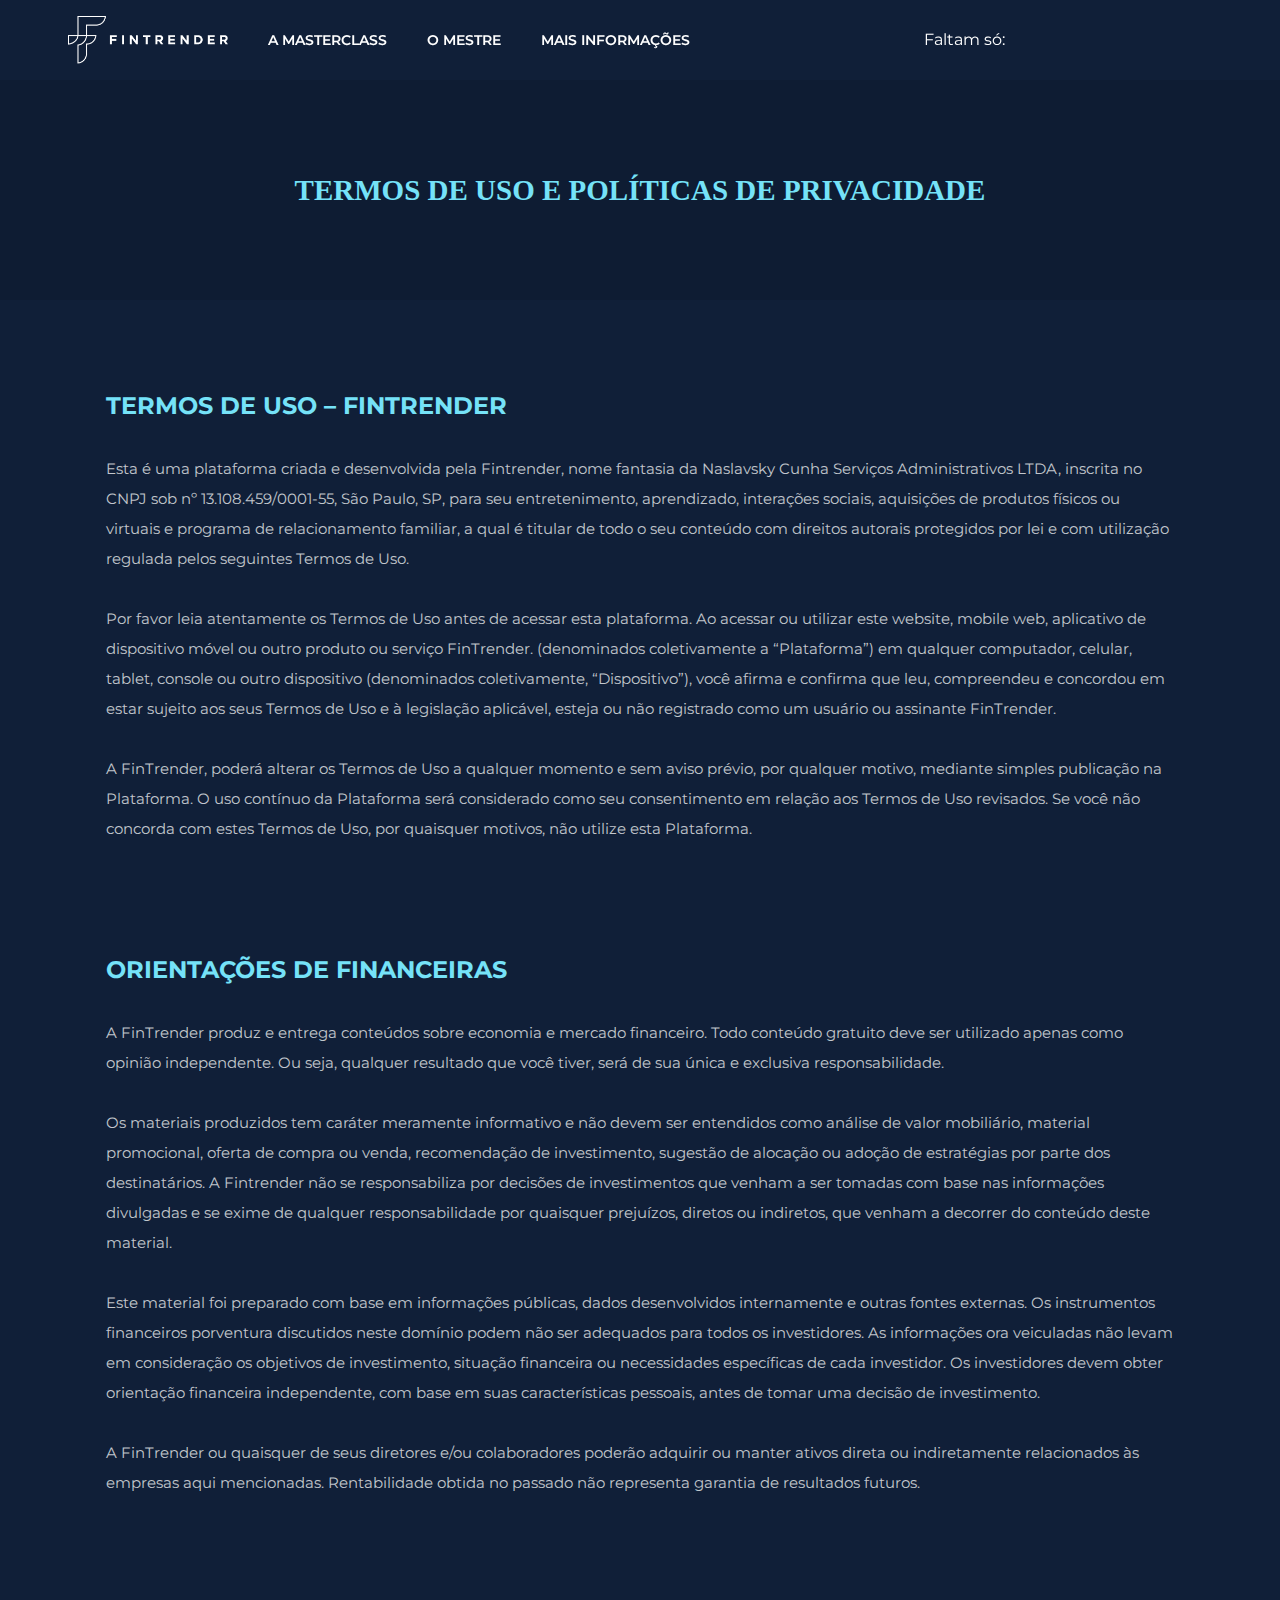
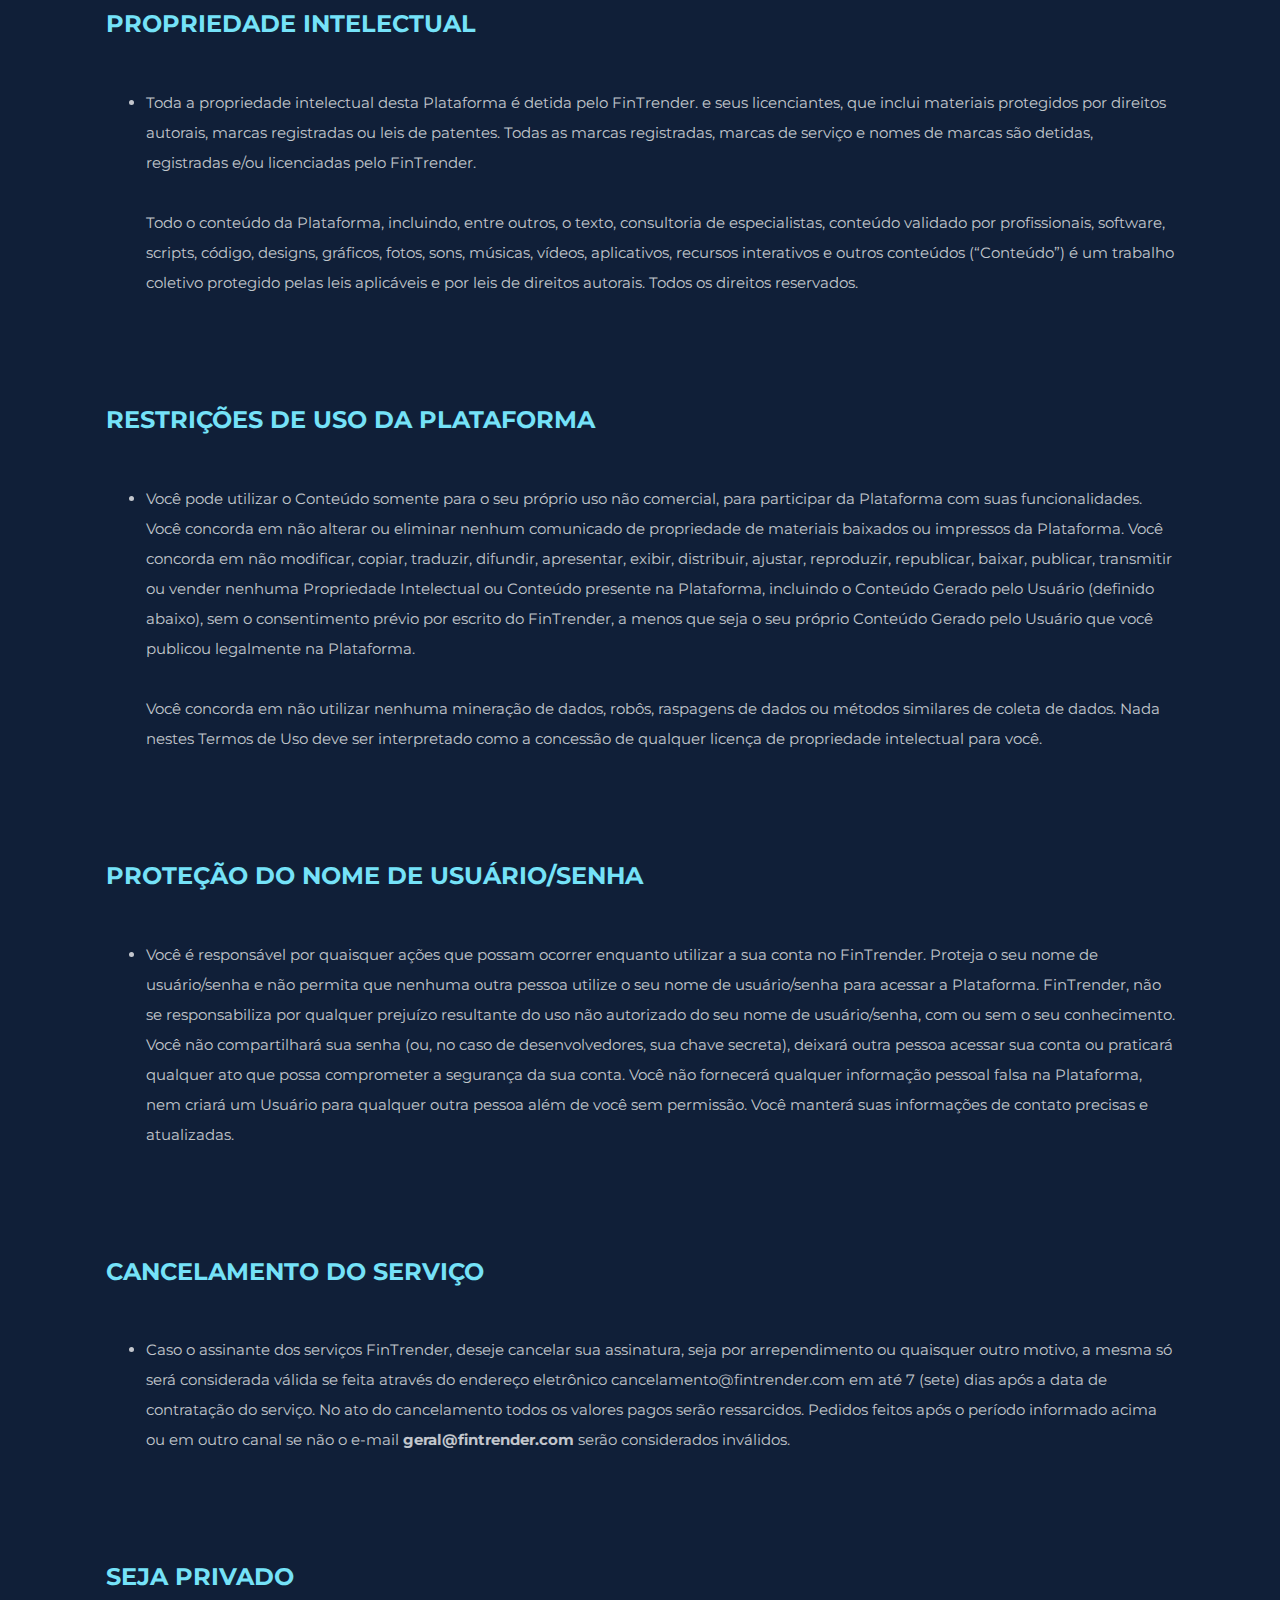
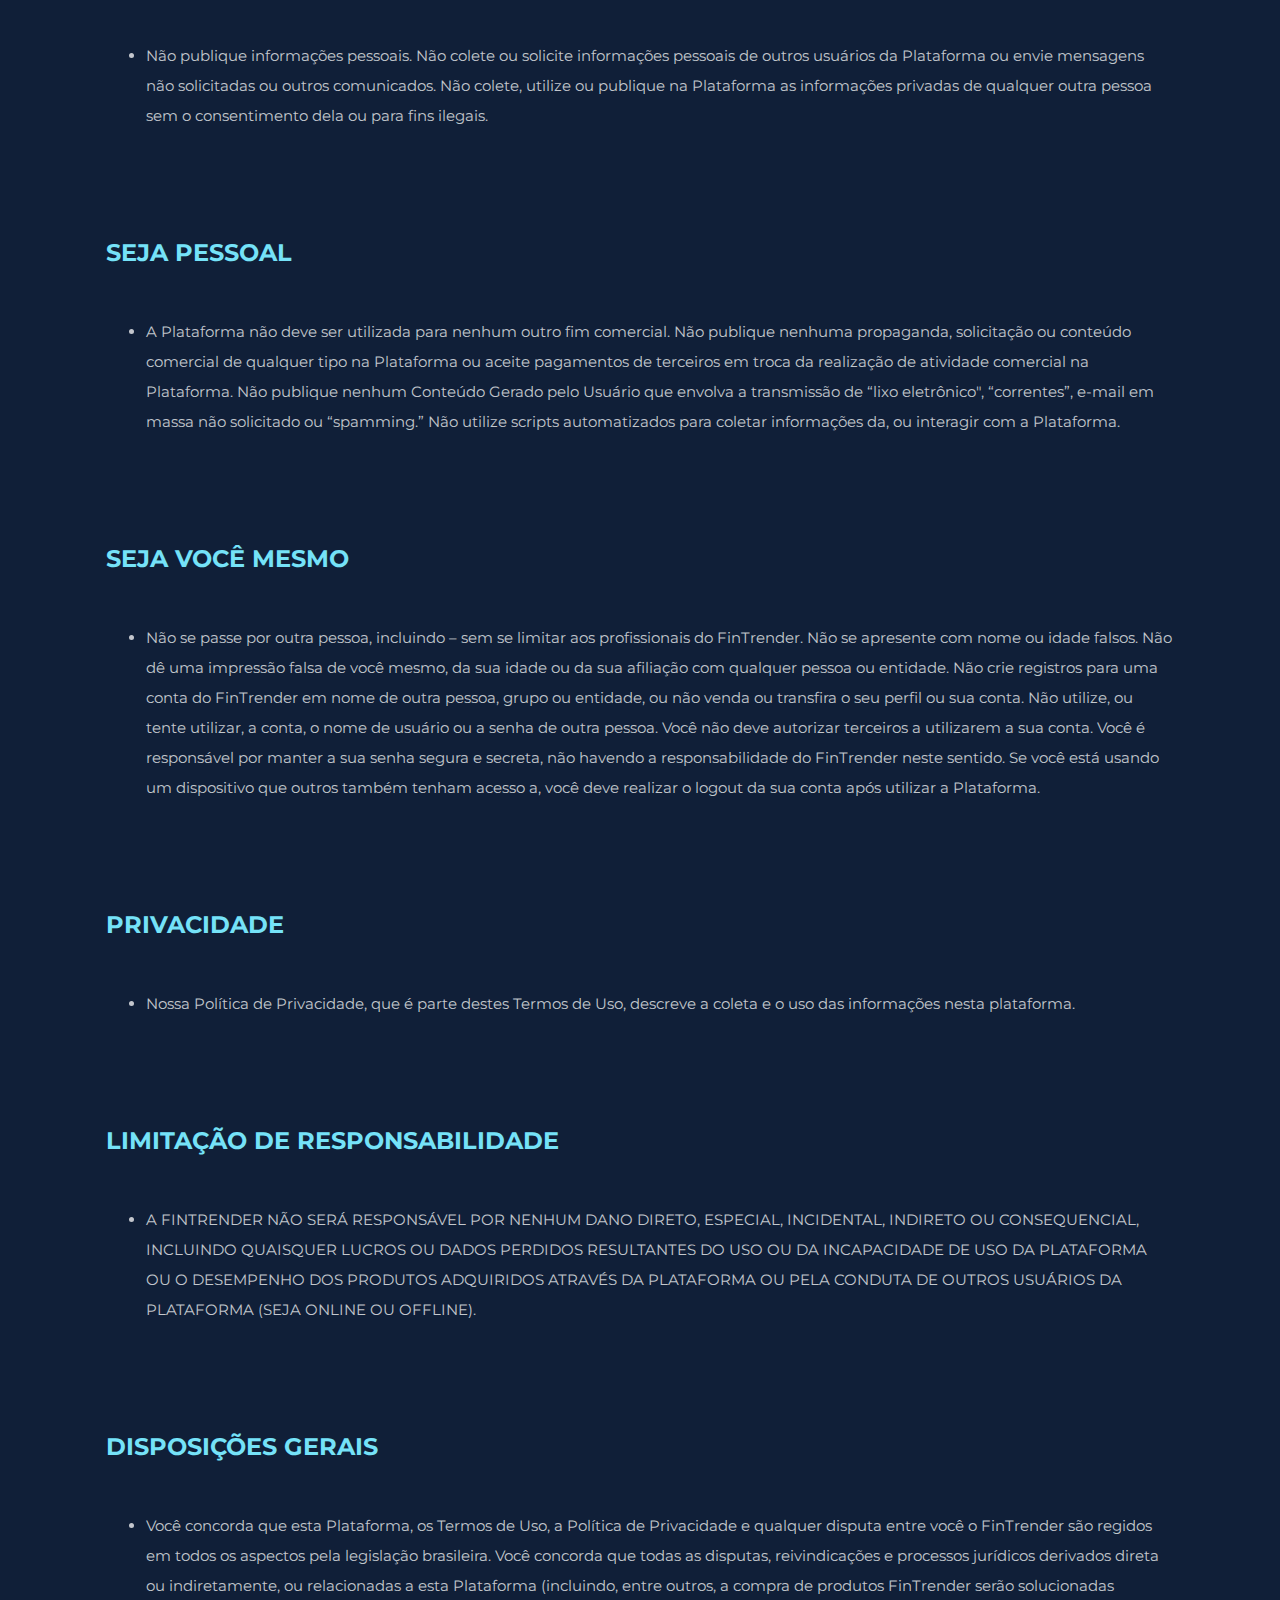
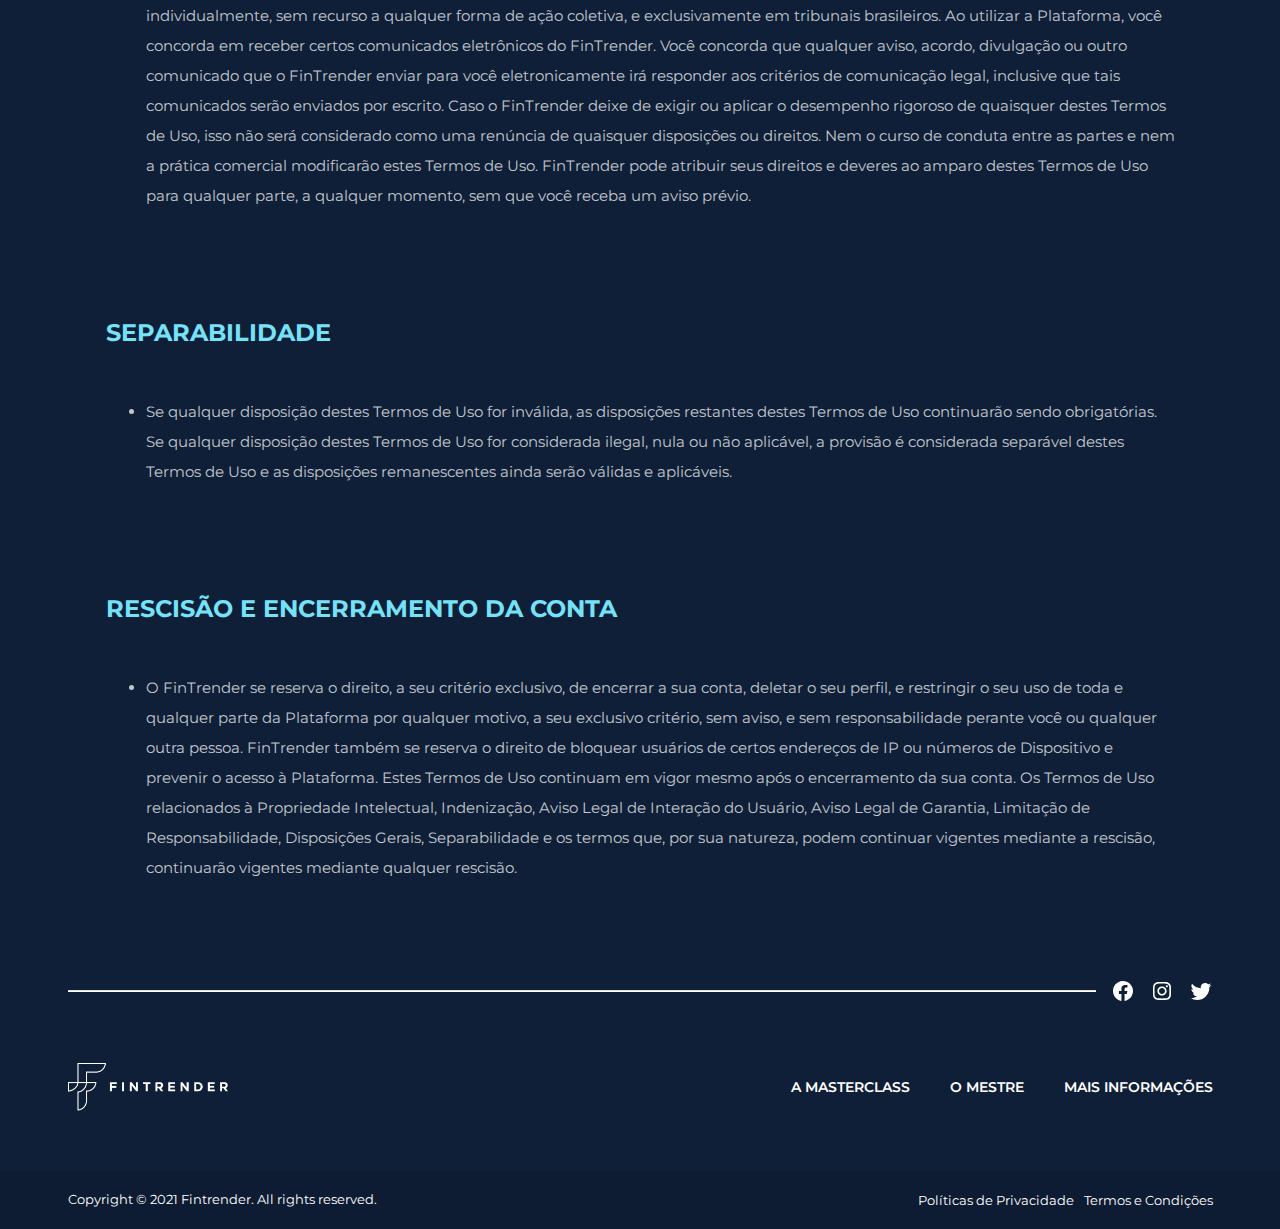
<file: termos.html>
<!DOCTYPE html>
<!--[if lt IE 7]>      <html class="no-js lt-ie9 lt-ie8 lt-ie7" lang=""> <![endif]-->
<!--[if IE 7]>         <html class="no-js lt-ie9 lt-ie8" lang=""> <![endif]-->
<!--[if IE 8]>         <html class="no-js lt-ie9" lang=""> <![endif]-->
<!--[if gt IE 8]><!-->
<html class="no-js" lang="pt-br">
  <!--<![endif]-->

  <head>
    <meta charset="utf-8" />
    <meta http-equiv="X-UA-Compatible" content="IE=edge,chrome=1" />

    <!-- Meta para HTML puro -->
    <title>Fintrender</title>
    <meta
      name="viewport"
      content="width=device-width, initial-scale=1, maximum-scale=5"
    />
    <meta name="description" content="WEBNAR FINTRENDER" />
    <meta name="keywords" content="Sample, HTML5, CSS3" />

    <!-- Meta para Publicação do Facebook -->
    <meta property="og:locale" content="pt-br" />
    <meta
      property="og:url"
      content="https://lp.fintrender.com/landingcc/?origem=MADNET_FOONE_FINTRENDER_LEAD_MASTERCLASS"
    />
    <meta property="og:title" content="Fintrender" />
    <meta property="og:site_name" content="Fintrender" />
    <meta property="og:description" content="WEBNAR FINTRENDER" />
    <meta property="og:image" content="imgs/placeholder-facebook-meta.jpg" />
    <meta property="og:type" content="website" />

    <!-- Meta para Publicação do Twitter -->
    <meta name="twitter:site" content="@Fintrender" />
    <meta name="twitter:title" content="Fintrender" />
    <meta name="twitter:description" content="WEBNAR FINTRENDER" />
    <meta
      name="twitter:url"
      content="https://lp.fintrender.com/landingcc/?origem=MADNET_FOONE_FINTRENDER_LEAD_MASTERCLASS"
    />
    <meta name="twitter:image" content="imgs/placeholder-facebook-meta.jpg" />
    <meta name="twitter:card" content="summary" />

    <link
      rel="canonical"
      href="https://lp.fintrender.com/landingcc/?origem=MADNET_FOONE_FINTRENDER_LEAD_MASTERCLASS"
    />
    <!-- Tag exclusiva da Home -->
    <link
      rel="icon"
      type="image/png"
      sizes="192x192"
      href="imgs/favicon/android-icon-192x192.png"
    />
    <link
      rel="icon"
      type="image/png"
      sizes="32x32"
      href="imgs/favicon/favicon-32x32.png"
    />
    <link
      rel="icon"
      type="image/png"
      sizes="16x16"
      href="imgs/favicon/favicon-16x16.png"
    />

    <link rel="stylesheet" href="css/styles-1.0.3.css" />

    <!-- Script para gerar searchbox na pesquisa do google https://developers.google.com/search/docs/guides/sd-policies#nesting
    <script type="application/ld+json">
        {
          "@context": "https://schema.org",
          "@type": "WebSite",
          "url": "https://www.example.com/",
          "potentialAction": {
            "@type": "SearchAction",
            "target": "https://query.example.com/search?q={search_term_string}",
            "query-input": "required name=search_term_string"
          }
        }
    </script> -->
  </head>

  <body id="body">
    <!--[if lt IE 8]>
      <p class="browserupgrade">
        You are using an <strong>outdated</strong> browser. Please
        <a href="http://browsehappy.com/">upgrade your browser</a> to improve
        your experience.
      </p>
    <![endif]-->
    <header id="header-main" class="clearfix">
      <div class="wrap">
        <a href="?origem=MADNET_FOONE_FINTRENDER_LEAD_MASTERCLASS" class="logo"
          ><img src="imgs/logo.png"
        /></a>
        <nav>
          <ul>
            <li class="itemNav">
              <a
                class=""
                href="?origem=MADNET_FOONE_FINTRENDER_LEAD_MASTERCLASS#masterclass"
                >A MasterClass</a
              >
            </li>
            <li class="itemNav">
              <a
                href="?origem=MADNET_FOONE_FINTRENDER_LEAD_MASTERCLASS#especialista"
                >O Mestre</a
              >
            </li>
            <li class="itemNav">
              <a href="?origem=MADNET_FOONE_FINTRENDER_LEAD_MASTERCLASS#info"
                >MAIS INFORMAÇÕES</a
              >
            </li>
          </ul>
        </nav>

        <div class="selo-timer">
          <span>Faltam só:</span>
          <div id="counterBoy" class="counterBoy"></div>
        </div>

        <div id="hamb" class="hamb">
          <div class="hamb-content">
            <span></span>
            <span></span>
            <span></span>
          </div>
        </div>
      </div>
    </header>

    <div class="main pageTermos">
      <section class="moduleTermos">
        <div class="intro-box">
          <div class="wrap">
            <div class="wrap-text">
              <h3>Termos de Uso e Políticas de Privacidade</h3>
            </div>
          </div>
        </div>
        <div class="wrap">
          <div class="text-box">
            <div id="sticker2" class="wrap">
              <h4>Termos de Uso – FinTrender</h4>
              <p>
                Esta é uma plataforma criada e desenvolvida pela Fintrender,
                nome fantasia da Naslavsky Cunha Serviços Administrativos LTDA,
                inscrita no CNPJ sob nº 13.108.459/0001-55, São Paulo, SP, para
                seu entretenimento, aprendizado, interações sociais, aquisições
                de produtos físicos ou virtuais e programa de relacionamento
                familiar, a qual é titular de todo o seu conteúdo com direitos
                autorais protegidos por lei e com utilização regulada pelos
                seguintes Termos de Uso.<br />
                <br />
                Por favor leia atentamente os Termos de Uso antes de acessar
                esta plataforma. Ao acessar ou utilizar este website, mobile
                web, aplicativo de dispositivo móvel ou outro produto ou serviço
                FinTrender. (denominados coletivamente a “Plataforma”) em
                qualquer computador, celular, tablet, console ou outro
                dispositivo (denominados coletivamente, “Dispositivo”), você
                afirma e confirma que leu, compreendeu e concordou em estar
                sujeito aos seus Termos de Uso e à legislação aplicável, esteja
                ou não registrado como um usuário ou assinante FinTrender.<br />
                <br />
                A FinTrender, poderá alterar os Termos de Uso a qualquer momento
                e sem aviso prévio, por qualquer motivo, mediante simples
                publicação na Plataforma. O uso contínuo da Plataforma será
                considerado como seu consentimento em relação aos Termos de Uso
                revisados. Se você não concorda com estes Termos de Uso, por
                quaisquer motivos, não utilize esta Plataforma.
              </p>

              <h4>Orientações de Financeiras</h4>
              <p>
                A FinTrender produz e entrega conteúdos sobre economia e mercado
                financeiro. Todo conteúdo gratuito deve ser utilizado apenas
                como opinião independente. Ou seja, qualquer resultado que você
                tiver, será de sua única e exclusiva responsabilidade.<br />
                <br />
                Os materiais produzidos tem caráter meramente informativo e não
                devem ser entendidos como análise de valor mobiliário, material
                promocional, oferta de compra ou venda, recomendação de
                investimento, sugestão de alocação ou adoção de estratégias por
                parte dos destinatários. A Fintrender não se responsabiliza por
                decisões de investimentos que venham a ser tomadas com base nas
                informações divulgadas e se exime de qualquer responsabilidade
                por quaisquer prejuízos, diretos ou indiretos, que venham a
                decorrer do conteúdo deste material.<br />
                <br />
                Este material foi preparado com base em informações públicas,
                dados desenvolvidos internamente e outras fontes externas. Os
                instrumentos financeiros porventura discutidos neste domínio
                podem não ser adequados para todos os investidores. As
                informações ora veiculadas não levam em consideração os
                objetivos de investimento, situação financeira ou necessidades
                específicas de cada investidor. Os investidores devem obter
                orientação financeira independente, com base em suas
                características pessoais, antes de tomar uma decisão de
                investimento.<br />
                <br />
                A FinTrender ou quaisquer de seus diretores e/ou colaboradores
                poderão adquirir ou manter ativos direta ou indiretamente
                relacionados às empresas aqui mencionadas. Rentabilidade obtida
                no passado não representa garantia de resultados futuros.
              </p>

              <h4>Propriedade Intelectual</h4>
              <ul>
                <li>
                  Toda a propriedade intelectual desta Plataforma é detida pelo
                  FinTrender. e seus licenciantes, que inclui materiais
                  protegidos por direitos autorais, marcas registradas ou leis
                  de patentes. Todas as marcas registradas, marcas de serviço e
                  nomes de marcas são detidas, registradas e/ou licenciadas pelo
                  FinTrender.<br />
                  <br />
                  Todo o conteúdo da Plataforma, incluindo, entre outros, o
                  texto, consultoria de especialistas, conteúdo validado por
                  profissionais, software, scripts, código, designs, gráficos,
                  fotos, sons, músicas, vídeos, aplicativos, recursos
                  interativos e outros conteúdos (“Conteúdo”) é um trabalho
                  coletivo protegido pelas leis aplicáveis e por leis de
                  direitos autorais. Todos os direitos reservados.
                </li>
              </ul>

              <h4>Restrições de Uso da Plataforma</h4>
              <ul>
                <li>
                  Você pode utilizar o Conteúdo somente para o seu próprio uso
                  não comercial, para participar da Plataforma com suas
                  funcionalidades. Você concorda em não alterar ou eliminar
                  nenhum comunicado de propriedade de materiais baixados ou
                  impressos da Plataforma. Você concorda em não modificar,
                  copiar, traduzir, difundir, apresentar, exibir, distribuir,
                  ajustar, reproduzir, republicar, baixar, publicar, transmitir
                  ou vender nenhuma Propriedade Intelectual ou Conteúdo presente
                  na Plataforma, incluindo o Conteúdo Gerado pelo Usuário
                  (definido abaixo), sem o consentimento prévio por escrito do
                  FinTrender, a menos que seja o seu próprio Conteúdo Gerado
                  pelo Usuário que você publicou legalmente na Plataforma.<br />
                  <br />
                  Você concorda em não utilizar nenhuma mineração de dados,
                  robôs, raspagens de dados ou métodos similares de coleta de
                  dados. Nada nestes Termos de Uso deve ser interpretado como a
                  concessão de qualquer licença de propriedade intelectual para
                  você.
                </li>
              </ul>

              <h4>Proteção do Nome de Usuário/Senha</h4>
              <ul>
                <li>
                  Você é responsável por quaisquer ações que possam ocorrer
                  enquanto utilizar a sua conta no FinTrender. Proteja o seu
                  nome de usuário/senha e não permita que nenhuma outra pessoa
                  utilize o seu nome de usuário/senha para acessar a Plataforma.
                  FinTrender, não se responsabiliza por qualquer prejuízo
                  resultante do uso não autorizado do seu nome de usuário/senha,
                  com ou sem o seu conhecimento. Você não compartilhará sua
                  senha (ou, no caso de desenvolvedores, sua chave secreta),
                  deixará outra pessoa acessar sua conta ou praticará qualquer
                  ato que possa comprometer a segurança da sua conta. Você não
                  fornecerá qualquer informação pessoal falsa na Plataforma, nem
                  criará um Usuário para qualquer outra pessoa além de você sem
                  permissão. Você manterá suas informações de contato precisas e
                  atualizadas.
                </li>
              </ul>

              <h4>Cancelamento do Serviço</h4>
              <ul>
                <li>
                  Caso o assinante dos serviços FinTrender, deseje cancelar sua
                  assinatura, seja por arrependimento ou quaisquer outro motivo,
                  a mesma só será considerada válida se feita através do
                  endereço eletrônico cancelamento@fintrender.com em até 7
                  (sete) dias após a data de contratação do serviço. No ato do
                  cancelamento todos os valores pagos serão ressarcidos. Pedidos
                  feitos após o período informado acima ou em outro canal se não
                  o e-mail <b>geral@fintrender.com</b> serão considerados
                  inválidos.
                </li>
              </ul>

              <h4>Seja Privado</h4>

              <ul>
                <li>
                  Não publique informações pessoais. Não colete ou solicite
                  informações pessoais de outros usuários da Plataforma ou envie
                  mensagens não solicitadas ou outros comunicados. Não colete,
                  utilize ou publique na Plataforma as informações privadas de
                  qualquer outra pessoa sem o consentimento dela ou para fins
                  ilegais.
                </li>
              </ul>

              <h4>Seja Pessoal</h4>
              <ul>
                <li>
                  A Plataforma não deve ser utilizada para nenhum outro fim
                  comercial. Não publique nenhuma propaganda, solicitação ou
                  conteúdo comercial de qualquer tipo na Plataforma ou aceite
                  pagamentos de terceiros em troca da realização de atividade
                  comercial na Plataforma. Não publique nenhum Conteúdo Gerado
                  pelo Usuário que envolva a transmissão de “lixo eletrônico",
                  “correntes”, e-mail em massa não solicitado ou “spamming.” Não
                  utilize scripts automatizados para coletar informações da, ou
                  interagir com a Plataforma.
                </li>
              </ul>

              <h4>Seja Você Mesmo</h4>
              <ul>
                <li>
                  Não se passe por outra pessoa, incluindo – sem se limitar aos
                  profissionais do FinTrender. Não se apresente com nome ou
                  idade falsos. Não dê uma impressão falsa de você mesmo, da sua
                  idade ou da sua afiliação com qualquer pessoa ou entidade. Não
                  crie registros para uma conta do FinTrender em nome de outra
                  pessoa, grupo ou entidade, ou não venda ou transfira o seu
                  perfil ou sua conta. Não utilize, ou tente utilizar, a conta,
                  o nome de usuário ou a senha de outra pessoa. Você não deve
                  autorizar terceiros a utilizarem a sua conta. Você é
                  responsável por manter a sua senha segura e secreta, não
                  havendo a responsabilidade do FinTrender neste sentido. Se
                  você está usando um dispositivo que outros também tenham
                  acesso a, você deve realizar o logout da sua conta após
                  utilizar a Plataforma.
                </li>
              </ul>

              <h4>Privacidade</h4>
              <ul>
                <li>
                  Nossa Política de Privacidade, que é parte destes Termos de
                  Uso, descreve a coleta e o uso das informações nesta
                  plataforma.
                </li>
              </ul>

              <h4>Limitação de Responsabilidade</h4>
              <ul>
                <li>
                  A FINTRENDER NÃO SERÁ RESPONSÁVEL POR NENHUM DANO DIRETO,
                  ESPECIAL, INCIDENTAL, INDIRETO OU CONSEQUENCIAL, INCLUINDO
                  QUAISQUER LUCROS OU DADOS PERDIDOS RESULTANTES DO USO OU DA
                  INCAPACIDADE DE USO DA PLATAFORMA OU O DESEMPENHO DOS PRODUTOS
                  ADQUIRIDOS ATRAVÉS DA PLATAFORMA OU PELA CONDUTA DE OUTROS
                  USUÁRIOS DA PLATAFORMA (SEJA ONLINE OU OFFLINE).
                </li>
              </ul>

              <h4>Disposições Gerais</h4>
              <ul>
                <li>
                  Você concorda que esta Plataforma, os Termos de Uso, a
                  Política de Privacidade e qualquer disputa entre você o
                  FinTrender são regidos em todos os aspectos pela legislação
                  brasileira. Você concorda que todas as disputas,
                  reivindicações e processos jurídicos derivados direta ou
                  indiretamente, ou relacionadas a esta Plataforma (incluindo,
                  entre outros, a compra de produtos FinTrender serão
                  solucionadas individualmente, sem recurso a qualquer forma de
                  ação coletiva, e exclusivamente em tribunais brasileiros. Ao
                  utilizar a Plataforma, você concorda em receber certos
                  comunicados eletrônicos do FinTrender. Você concorda que
                  qualquer aviso, acordo, divulgação ou outro comunicado que o
                  FinTrender enviar para você eletronicamente irá responder aos
                  critérios de comunicação legal, inclusive que tais comunicados
                  serão enviados por escrito. Caso o FinTrender deixe de exigir
                  ou aplicar o desempenho rigoroso de quaisquer destes Termos de
                  Uso, isso não será considerado como uma renúncia de quaisquer
                  disposições ou direitos. Nem o curso de conduta entre as
                  partes e nem a prática comercial modificarão estes Termos de
                  Uso. FinTrender pode atribuir seus direitos e deveres ao
                  amparo destes Termos de Uso para qualquer parte, a qualquer
                  momento, sem que você receba um aviso prévio.
                </li>
              </ul>

              <h4>Separabilidade</h4>
              <ul>
                <li>
                  Se qualquer disposição destes Termos de Uso for inválida, as
                  disposições restantes destes Termos de Uso continuarão sendo
                  obrigatórias. Se qualquer disposição destes Termos de Uso for
                  considerada ilegal, nula ou não aplicável, a provisão é
                  considerada separável destes Termos de Uso e as disposições
                  remanescentes ainda serão válidas e aplicáveis.
                </li>
              </ul>

              <h4>Rescisão e encerramento da conta</h4>
              <ul>
                <li>
                  O FinTrender se reserva o direito, a seu critério exclusivo,
                  de encerrar a sua conta, deletar o seu perfil, e restringir o
                  seu uso de toda e qualquer parte da Plataforma por qualquer
                  motivo, a seu exclusivo critério, sem aviso, e sem
                  responsabilidade perante você ou qualquer outra pessoa.
                  FinTrender também se reserva o direito de bloquear usuários de
                  certos endereços de IP ou números de Dispositivo e prevenir o
                  acesso à Plataforma. Estes Termos de Uso continuam em vigor
                  mesmo após o encerramento da sua conta. Os Termos de Uso
                  relacionados à Propriedade Intelectual, Indenização, Aviso
                  Legal de Interação do Usuário, Aviso Legal de Garantia,
                  Limitação de Responsabilidade, Disposições Gerais,
                  Separabilidade e os termos que, por sua natureza, podem
                  continuar vigentes mediante a rescisão, continuarão vigentes
                  mediante qualquer rescisão.
                </li>
              </ul>
            </div>
          </div>
        </div>
      </section>

      <footer>
        <div class="nav-soci">
          <div class="wrap">
            <hr />
            <ul>
              <li class="facebook">
                <a href="https://www.facebook.com/Fintrender/" target="_blank">
                  <svg
                    width="24"
                    height="24"
                    viewBox="0 0 24 24"
                    fill="none"
                    xmlns="http://www.w3.org/2000/svg"
                  >
                    <path
                      d="M2.00201 12.002C2.00318 16.9214 5.58042 21.1101 10.439 21.881L10.439 14.892L7.90201 14.892L7.90201 12.002L10.442 12.002L10.442 9.80204C10.3285 8.75958 10.6845 7.72064 11.4137 6.96698C12.1428 6.21332 13.1694 5.82306 14.215 5.90204C14.9656 5.91417 15.7142 5.98101 16.455 6.10204L16.455 8.56104L15.191 8.56104C14.7559 8.50405 14.3184 8.64777 14.0018 8.95171C13.6852 9.25566 13.5238 9.68693 13.563 10.124L13.563 12.002L16.334 12.002L15.891 14.893L13.563 14.893L13.563 21.881C18.8175 21.0506 22.5021 16.2518 21.9475 10.9611C21.3929 5.67041 16.7933 1.73997 11.4808 2.01722C6.16838 2.29447 2.00286 6.68235 2.00201 12.002Z"
                      fill="#75E2F8"
                    />
                  </svg>
                </a>
              </li>
              <li class="instagram">
                <a href="https://www.instagram.com/fintrender/" target="_blank">
                  <svg
                    width="24"
                    height="24"
                    viewBox="0 0 24 24"
                    fill="none"
                    xmlns="http://www.w3.org/2000/svg"
                  >
                    <path
                      d="M12.002 21.041C9.54201 21.041 9.25201 21.028 8.29201 20.986C7.54339 20.9614 6.80445 20.8092 6.10701 20.536C4.90033 20.0664 3.94615 19.1119 3.47701 17.905C3.21432 17.205 3.07263 16.4655 3.05801 15.718C3.00201 14.76 3.00201 14.446 3.00201 12.005C3.00201 9.538 3.01501 9.25 3.05801 8.295C3.07295 7.54853 3.21464 6.81001 3.47701 6.111C3.94565 4.90253 4.90137 3.94718 6.11001 3.479C6.80866 3.21521 7.54736 3.07315 8.29401 3.059C9.24901 3.005 9.56301 3.005 12.002 3.005C14.482 3.005 14.767 3.018 15.712 3.059C16.4606 3.07327 17.2013 3.21531 17.902 3.479C19.1103 3.94771 20.0659 4.90288 20.535 6.111C20.8021 6.8202 20.9446 7.57026 20.956 8.328C21.012 9.286 21.012 9.599 21.012 12.039C21.012 14.479 20.998 14.799 20.956 15.746C20.9411 16.4942 20.7991 17.2344 20.536 17.935C20.0657 19.1427 19.1101 20.0976 17.902 20.567C17.2023 20.8292 16.4631 20.9709 15.716 20.986C14.761 21.041 14.448 21.041 12.002 21.041ZM11.968 4.588C9.52201 4.588 9.26801 4.6 8.31301 4.643C7.743 4.65056 7.17849 4.75575 6.64401 4.954C5.85477 5.25601 5.23024 5.878 4.92501 6.666C4.72523 7.2063 4.62002 7.77698 4.61401 8.353C4.56101 9.322 4.56101 9.576 4.56101 12.005C4.56101 14.405 4.57001 14.696 4.61401 15.659C4.62297 16.2292 4.72811 16.7938 4.92501 17.329C5.23069 18.1165 5.85511 18.738 6.64401 19.04C7.17813 19.2396 7.74286 19.3448 8.31301 19.351C9.28101 19.407 9.53601 19.407 11.968 19.407C14.421 19.407 14.675 19.395 15.622 19.351C16.1924 19.3441 16.7574 19.2389 17.292 19.04C18.0765 18.7354 18.6969 18.1153 19.002 17.331C19.2014 16.7903 19.3066 16.2193 19.313 15.643L19.324 15.643C19.367 14.687 19.367 14.432 19.367 11.989C19.367 9.546 19.356 9.289 19.313 8.334C19.304 7.76446 19.1989 7.20052 19.002 6.666C18.6976 5.88058 18.0771 5.2593 17.292 4.954C16.7575 4.75475 16.1925 4.64953 15.622 4.643C14.655 4.588 14.402 4.588 11.968 4.588ZM12.002 16.624C10.132 16.6252 8.44543 15.4997 7.72888 13.7725C7.01232 12.0452 7.40692 10.0563 8.72865 8.73347C10.0504 7.4106 12.0389 7.01428 13.7668 7.72934C15.4947 8.4444 16.6216 10.13 16.622 12C16.6193 14.5511 14.5531 16.619 12.002 16.624ZM12.002 8.998C10.3452 8.998 9.00201 10.3412 9.00201 11.998C9.00201 13.6549 10.3452 14.998 12.002 14.998C13.6589 14.998 15.002 13.6549 15.002 11.998C14.9982 10.3427 13.6573 9.00185 12.002 8.998ZM16.802 8.28501C16.2074 8.2828 15.7269 7.79959 15.728 7.20501C15.7291 6.61043 16.2114 6.12901 16.806 6.12901C17.4006 6.12901 17.8829 6.61042 17.884 7.205C17.8843 7.49187 17.7703 7.76703 17.5673 7.96968C17.3642 8.17234 17.0889 8.2858 16.802 8.28501Z"
                      fill="#75E2F8"
                    />
                  </svg>
                </a>
              </li>
              <li class="twitter">
                <a href="https://twitter.com/fintrender" target="_blank">
                  <svg
                    width="24"
                    height="24"
                    viewBox="0 0 24 24"
                    fill="none"
                    xmlns="http://www.w3.org/2000/svg"
                  >
                    <path
                      d="M19.995 6.68799C20.8914 6.15208 21.5622 5.30823 21.882 4.31399C21.0396 4.81379 20.118 5.16587 19.157 5.35499C17.8246 3.94552 15.7135 3.60251 14.0034 4.51764C12.2933 5.43277 11.4075 7.37948 11.841 9.26999C8.39059 9.09676 5.17595 7.4669 2.99699 4.78599C1.85982 6.74741 2.44094 9.25477 4.32498 10.516C3.64369 10.4941 2.97751 10.3096 2.38198 9.97799C2.38198 9.99599 2.38198 10.014 2.38198 10.032C2.38238 12.0751 3.82236 13.8351 5.82498 14.24C5.19305 14.4119 4.53019 14.4372 3.88699 14.314C4.45018 16.0613 6.06054 17.2583 7.89598 17.294C6.37582 18.4871 4.49846 19.1342 2.56598 19.131C2.22346 19.1315 1.8812 19.1118 1.54098 19.072C3.50337 20.333 5.78735 21.0023 8.11998 21C11.3652 21.0223 14.484 19.7429 16.7787 17.448C19.0734 15.1531 20.3525 12.0342 20.33 8.78899C20.33 8.60299 20.3257 8.41799 20.317 8.23399C21.1574 7.62659 21.8828 6.87414 22.459 6.01199C21.676 6.35905 20.8455 6.58691 19.995 6.68799Z"
                      fill="#75E2F8"
                    />
                  </svg>
                </a>
              </li>
            </ul>
          </div>
        </div>

        <div class="footer-container">
          <div class="wrap grid">
            <div class="logo-footer">
              <img src="imgs/logo.png" />
            </div>
            <div class="nav-footer">
              <ul>
                <li class="itemNav">
                  <a
                    class=""
                    href="?origem=MADNET_FOONE_FINTRENDER_LEAD_MASTERCLASS#masterclass"
                    >A MasterClass</a
                  >
                </li>
                <li class="itemNav">
                  <a
                    href="?origem=MADNET_FOONE_FINTRENDER_LEAD_MASTERCLASS#especialista"
                    >O Mestre</a
                  >
                </li>
                <li class="itemNav">
                  <a
                    href="?origem=MADNET_FOONE_FINTRENDER_LEAD_MASTERCLASS#info"
                    >MAIS INFORMAÇÕES</a
                  >
                </li>
              </ul>
            </div>
          </div>
        </div>

        <div class="copy-box">
          <div class="wrap">
            <p>Copyright © 2021 Fintrender. All rights reserved.</p>

            <ul>
              <li>
                <a href="?page=navega&pg=termos">Políticas de Privacidade</a>
              </li>
              <li><a href="?page=navega&pg=termos">Termos e Condições</a></li>
            </ul>
          </div>
        </div>
      </footer>
    </div>

    <script src="js/transmissao-1.0.1.js"></script>
    <script src="js/main-1.0.3.js"></script>
  </body>
</html>
</file>
<file: css/styles-1.0.3.css>
@import url("https://fonts.googleapis.com/css2?family=Montserrat:ital,wght@0,100;0,200;0,300;0,400;0,500;0,600;0,700;0,800;0,900;1,100;1,200;1,300;1,400;1,500;1,600;1,700;1,800;1,900&display=swap");
@import url('https://fonts.googleapis.com/css2?family=Bebas+Neue&display=swap');
/*! normalize.css v8.0.1 | MIT License | github.com/necolas/normalize.css */
/* Document
   ========================================================================== */
/**
 * 1. Correct the line height in all browsers.
 * 2. Prevent adjustments of font size after orientation changes in iOS.
 */
html {
  line-height: 1.15;
  /* 1 */
  -webkit-text-size-adjust: 100%;
  /* 2 */
}

*, *:before, *:after {
  -webkit-box-sizing: border-box;
          box-sizing: border-box;
}

/* Sections
   ========================================================================== */
/**
 * Remove the margin in all browsers.
 */
body {
  margin: 0;
}

/**
 * Render the `main` element consistently in IE.
 */
main {
  display: block;
}

/**
 * Correct the font size and margin on `h1` elements within `section` and
 * `article` contexts in Chrome, Firefox, and Safari.
 */
h1 {
  font-size: 2em;
  margin: 0.67em 0;
}

/* Grouping content
   ========================================================================== */
/**
 * 1. Add the correct box sizing in Firefox.
 * 2. Show the overflow in Edge and IE.
 */
hr {
  -webkit-box-sizing: content-box;
          box-sizing: content-box;
  /* 1 */
  height: 0;
  /* 1 */
  overflow: visible;
  /* 2 */
}

/**
 * 1. Correct the inheritance and scaling of font size in all browsers.
 * 2. Correct the odd `em` font sizing in all browsers.
 */
pre {
  font-family: monospace, monospace;
  /* 1 */
  font-size: 1em;
  /* 2 */
}

/* Text-level semantics
   ========================================================================== */
/**
 * Remove the gray background on active links in IE 10.
 */
a {
  background-color: transparent;
}

/**
 * 1. Remove the bottom border in Chrome 57-
 * 2. Add the correct text decoration in Chrome, Edge, IE, Opera, and Safari.
 */
abbr[title] {
  border-bottom: none;
  /* 1 */
  text-decoration: underline;
  /* 2 */
  -webkit-text-decoration: underline dotted;
          text-decoration: underline dotted;
  /* 2 */
}

/**
 * Add the correct font weight in Chrome, Edge, and Safari.
 */
b,
strong {
  font-weight: bolder;
}

/**
 * 1. Correct the inheritance and scaling of font size in all browsers.
 * 2. Correct the odd `em` font sizing in all browsers.
 */
code,
kbd,
samp {
  font-family: monospace, monospace;
  /* 1 */
  font-size: 1em;
  /* 2 */
}

/**
 * Add the correct font size in all browsers.
 */
small {
  font-size: 80%;
}

/**
 * Prevent `sub` and `sup` elements from affecting the line height in
 * all browsers.
 */
sub,
sup {
  font-size: 75%;
  line-height: 0;
  position: relative;
  vertical-align: baseline;
}

sub {
  bottom: -0.25em;
}

sup {
  top: -0.5em;
}

/* Embedded content
   ========================================================================== */
/**
 * Remove the border on images inside links in IE 10.
 */
img {
  border-style: none;
}

/* Forms
   ========================================================================== */
/**
 * 1. Change the font styles in all browsers.
 * 2. Remove the margin in Firefox and Safari.
 */
button,
input,
optgroup,
select,
textarea {
  font-family: inherit;
  /* 1 */
  font-size: 100%;
  /* 1 */
  line-height: 1.15;
  /* 1 */
  margin: 0;
  /* 2 */
}

/**
 * Show the overflow in IE.
 * 1. Show the overflow in Edge.
 */
button,
input {
  /* 1 */
  overflow: visible;
}

/**
 * Remove the inheritance of text transform in Edge, Firefox, and IE.
 * 1. Remove the inheritance of text transform in Firefox.
 */
button,
select {
  /* 1 */
  text-transform: none;
}

/**
 * Correct the inability to style clickable types in iOS and Safari.
 */
button,
[type="button"],
[type="reset"],
[type="submit"] {
  -webkit-appearance: button;
}

/**
 * Remove the inner border and padding in Firefox.
 */
button::-moz-focus-inner,
[type="button"]::-moz-focus-inner,
[type="reset"]::-moz-focus-inner,
[type="submit"]::-moz-focus-inner {
  border-style: none;
  padding: 0;
}

/**
 * Restore the focus styles unset by the previous rule.
 */
button:-moz-focusring,
[type="button"]:-moz-focusring,
[type="reset"]:-moz-focusring,
[type="submit"]:-moz-focusring {
  outline: 1px dotted ButtonText;
}

/**
 * Correct the padding in Firefox.
 */
fieldset {
  padding: 0.35em 0.75em 0.625em;
}

/**
 * 1. Correct the text wrapping in Edge and IE.
 * 2. Correct the color inheritance from `fieldset` elements in IE.
 * 3. Remove the padding so developers are not caught out when they zero out
 *    `fieldset` elements in all browsers.
 */
legend {
  -webkit-box-sizing: border-box;
          box-sizing: border-box;
  /* 1 */
  color: inherit;
  /* 2 */
  display: table;
  /* 1 */
  max-width: 100%;
  /* 1 */
  padding: 0;
  /* 3 */
  white-space: normal;
  /* 1 */
}

/**
 * Add the correct vertical alignment in Chrome, Firefox, and Opera.
 */
progress {
  vertical-align: baseline;
}

/**
 * Remove the default vertical scrollbar in IE 10+.
 */
textarea {
  overflow: auto;
}

/**
 * 1. Add the correct box sizing in IE 10.
 * 2. Remove the padding in IE 10.
 */
[type="checkbox"],
[type="radio"] {
  -webkit-box-sizing: border-box;
          box-sizing: border-box;
  /* 1 */
  padding: 0;
  /* 2 */
}

/**
 * Correct the cursor style of increment and decrement buttons in Chrome.
 */
[type="number"]::-webkit-inner-spin-button,
[type="number"]::-webkit-outer-spin-button {
  height: auto;
}

/**
 * 1. Correct the odd appearance in Chrome and Safari.
 * 2. Correct the outline style in Safari.
 */
[type="search"] {
  -webkit-appearance: textfield;
  /* 1 */
  outline-offset: -2px;
  /* 2 */
}

/**
 * Remove the inner padding in Chrome and Safari on macOS.
 */
[type="search"]::-webkit-search-decoration {
  -webkit-appearance: none;
}

/**
 * 1. Correct the inability to style clickable types in iOS and Safari.
 * 2. Change font properties to `inherit` in Safari.
 */
::-webkit-file-upload-button {
  -webkit-appearance: button;
  /* 1 */
  font: inherit;
  /* 2 */
}

/* Interactive
   ========================================================================== */
/*
 * Add the correct display in Edge, IE 10+, and Firefox.
 */
details {
  display: block;
}

/*
 * Add the correct display in all browsers.
 */
summary {
  display: list-item;
}

/* Misc
   ========================================================================== */
/**
 * Add the correct display in IE 10+.
 */
template {
  display: none;
}

/**
 * Add the correct display in IE 10.
 */
[hidden] {
  display: none;
}

.grid {
  width: 100%;
  height: auto;
  display: -webkit-box;
  display: -ms-flexbox;
  display: flex;
  -webkit-box-flex: 0;
      -ms-flex: 0 1 auto;
          flex: 0 1 auto;
  -ms-flex-wrap: wrap;
      flex-wrap: wrap;
  -webkit-box-orient: horizontal;
  -webkit-box-direction: normal;
      -ms-flex-direction: row;
          flex-direction: row;
  padding-top: 20px;
  padding-bottom: 20px;
}

.grid .title {
  width: 100%;
}

.grid .flex-column {
  display: -webkit-box;
  display: -ms-flexbox;
  display: flex;
  -webkit-box-orient: vertical;
  -webkit-box-direction: normal;
      -ms-flex-direction: column;
          flex-direction: column;
  -webkit-box-pack: center;
      -ms-flex-pack: center;
          justify-content: center;
}

.grid .relative {
  position: relative;
}

.grid .col100,
.grid .col75,
.grid .col70,
.grid .col60,
.grid .col50,
.grid .col55,
.grid .col45,
.grid .col40,
.grid .col30,
.grid .col33,
.grid .col25,
.grid .col20 {
  height: auto;
  padding: 0 15px 25px;
  -webkit-box-sizing: border-box;
          box-sizing: border-box;
  -webkit-box-flex: 0;
      -ms-flex: 0 0 auto;
          flex: 0 0 auto;
}

@media only screen and (max-width: 700px) {
  .grid .col100,
  .grid .col75,
  .grid .col70,
  .grid .col60,
  .grid .col50,
  .grid .col55,
  .grid .col45,
  .grid .col40,
  .grid .col30,
  .grid .col33,
  .grid .col25,
  .grid .col20 {
    padding: 0 10px 25px;
  }
}

.grid .col100 {
  width: 100%;
}

.grid .col80 {
  width: 80%;
}

@media only screen and (max-width: 800px) {
  .grid .col80 {
    width: 100%;
  }
}

.grid .col75 {
  width: 75%;
}

@media only screen and (max-width: 800px) {
  .grid .col75 {
    width: 100%;
  }
}

.grid .col70 {
  width: 70%;
}

@media only screen and (max-width: 800px) {
  .grid .col70 {
    width: 100%;
  }
}

.grid .col60 {
  width: 60%;
}

@media only screen and (max-width: 800px) {
  .grid .col60 {
    width: 100%;
  }
}

.grid .col55 {
  width: 55%;
}

@media only screen and (max-width: 800px) {
  .grid .col55 {
    width: 100%;
  }
}

.grid .col50 {
  width: 50%;
}

@media only screen and (max-width: 800px) {
  .grid .col50 {
    width: 100%;
  }
}

.grid .col45 {
  width: 45%;
}

@media only screen and (max-width: 800px) {
  .grid .col45 {
    width: 100%;
  }
}

.grid .col40 {
  width: 40%;
}

@media only screen and (max-width: 800px) {
  .grid .col40 {
    width: 100%;
  }
}

.grid .col33 {
  width: 33%;
}

@media only screen and (max-width: 800px) {
  .grid .col33 {
    width: 50%;
  }
}

.grid .col30 {
  width: 30%;
}

@media only screen and (max-width: 800px) {
  .grid .col30 {
    width: 50%;
  }
}

.grid .col25 {
  width: 25%;
}

@media only screen and (max-width: 800px) {
  .grid .col25 {
    width: 50%;
  }
}

.grid .col20 {
  width: 20%;
}

@media only screen and (max-width: 800px) {
  .grid .col20 {
    width: 100%;
  }
}

header {
  width: 100%;
  height: auto;
  position: fixed;
  padding: 1em 0;
  z-index: 99;
  -webkit-transition: all 300ms ease-in-out;
  transition: all 300ms ease-in-out;
  background: transparent;
  color: #fff;
}

header .wrap {
  display: -webkit-box;
  display: -ms-flexbox;
  display: flex;
  -webkit-box-pack: start;
      -ms-flex-pack: start;
          justify-content: flex-start;
  -webkit-box-align: center;
      -ms-flex-align: center;
          align-items: center;
}

header .logo {
  margin: 0 auto;
  font-weight: 600;
  -webkit-box-ordinal-group: 3;
      -ms-flex-order: 2;
          order: 2;
  max-width: 100px;
  -webkit-transition: all 300ms ease-in-out;
  transition: all 300ms ease-in-out;
  display: none;
}

@media only screen and (min-width: 750px) {
  header .logo {
    display: block;
    max-width: 160px;
    -webkit-box-ordinal-group: 1;
        -ms-flex-order: 0;
            order: 0;
    -ms-flex-negative: 1;
        flex-shrink: 1;
  }
}

header .logo img {
  width: 100%;
}

header nav {
  width: 100%;
  height: 100%;
  position: fixed;
  top: 0;
  right: -100%;
  background: #101f38;
  -webkit-transition: all .3s ease-in-out;
  transition: all .3s ease-in-out;
}

@media only screen and (min-width: 750px) {
  header nav {
    width: 100%;
    height: auto;
    position: relative;
    top: auto;
    right: auto;
    background: transparent;
  }
}

header nav ul {
  width: 100%;
  height: 100%;
  -webkit-box-orient: vertical;
  -webkit-box-direction: normal;
      -ms-flex-direction: column;
          flex-direction: column;
  -webkit-box-pack: start;
      -ms-flex-pack: start;
          justify-content: flex-start;
  -webkit-box-align: center;
      -ms-flex-align: center;
          align-items: center;
  list-style: none;
  display: -webkit-box;
  display: -ms-flexbox;
  display: flex;
  margin: 80px 0 0 0;
  padding: 0;
}

@media only screen and (min-width: 750px) {
  header nav ul {
    -ms-flex-line-pack: justify;
        align-content: space-between;
    -webkit-box-pack: start;
        -ms-flex-pack: start;
            justify-content: flex-start;
    -webkit-box-orient: horizontal;
    -webkit-box-direction: normal;
        -ms-flex-direction: row;
            flex-direction: row;
    margin: 0;
  }
}

header nav ul li {
  margin: 0 0 20px 0;
}

@media only screen and (min-width: 750px) {
  header nav ul li {
    margin: 0 0 0 40px;
  }
}

header nav ul li a {
  font-style: normal;
  font-weight: 600;
  font-size: 14px;
  line-height: 20px;
  /* identical to box height, or 143% */
  text-transform: uppercase;
  /* General / Light */
  color: #FFFFFF;
}

header nav ul li a:hover {
  color: #75E2F8;
}

header .selo-timer {
  width: 100%;
  max-width: 290px;
  display: -webkit-inline-box;
  display: -ms-inline-flexbox;
  display: inline-flex;
  -webkit-box-pack: end;
      -ms-flex-pack: end;
          justify-content: flex-end;
  -webkit-box-align: center;
      -ms-flex-align: center;
          align-items: center;
  -webkit-box-ordinal-group: 3;
      -ms-flex-order: 2;
          order: 2;
}

header .selo-timer .counterBoy {
  width: 100%;
  max-width: 208px;
  display: -webkit-box;
  display: -ms-flexbox;
  display: flex;
  -webkit-box-pack: justify;
      -ms-flex-pack: justify;
          justify-content: space-between;
  -webkit-transition: cubic-bezier(0.075, 0.82, 0.165, 1);
  transition: cubic-bezier(0.075, 0.82, 0.165, 1);
}

header .selo-timer .counterBoy .ctdw {
  -webkit-transition: cubic-bezier(0.075, 0.82, 0.165, 1);
  transition: cubic-bezier(0.075, 0.82, 0.165, 1);
  width: 25%;
  width: auto;
  margin: 0;
  padding: 0;
  display: -webkit-box;
  display: -ms-flexbox;
  display: flex;
  -webkit-box-orient: vertical;
  -webkit-box-direction: normal;
      -ms-flex-direction: column;
          flex-direction: column;
  -webkit-box-align: center;
      -ms-flex-align: center;
          align-items: center;
  margin-left: 15px;
}

header .selo-timer .counterBoy .ctdw h1 {
  -webkit-transition: cubic-bezier(0.075, 0.82, 0.165, 1);
  transition: cubic-bezier(0.075, 0.82, 0.165, 1);
  margin: 0;
  padding: 0;
  color: #fff;
  font-style: normal;
  font-weight: 600;
  font-size: 23px;
  margin-bottom: 5px;
}

@media only screen and (min-width: 750px) {
  header .selo-timer .counterBoy .ctdw h1 {
    font-size: 23px;
  }
}

header .selo-timer .counterBoy .ctdw span {
  -webkit-transition: cubic-bezier(0.075, 0.82, 0.165, 1);
  transition: cubic-bezier(0.075, 0.82, 0.165, 1);
  margin: 0;
  padding: 0;
  color: #75E2F8;
  font-style: normal;
  font-weight: bold;
  font-size: 10px;
}

@media only screen and (min-width: 750px) {
  header .selo-timer .counterBoy .ctdw span {
    font-size: 10px;
  }
}

header.active {
  background: #101F38;
}

header.active .logo {
  color: #303030;
  max-width: 120px;
}

header.active nav ul li a {
  color: #fff;
}

header.active nav ul li a:hover {
  color: #75E2F8;
}

header.active .hamb span {
  background: #fff;
}

header.open nav {
  right: 0;
}

div.box {
  margin: 120px auto 0px auto;
  width: 100%;
  max-width: 1025px;
  height: 181px;
  background: linear-gradient(0deg, #101F38, #101F38), #C4C4C4;
  box-shadow: 0px 4px 17px rgba(117, 226, 248, 0.08);
}
div.box hr {
  background: #75E2F8;
  margin: -30px auto 0px auto;
  width: 100%;
  max-width: 990px;
  height: 1px;
}

div.top-box {
  display: flex;
  justify-content: space-between;
  padding: 25px;
}


div.top-box p {
  font-family: 'Montserrat', sans-serif;
  font-weight: 500;
}

.top-text-box p{
  font-family: 'Montserrat', sans-serif;
  font-weight: 500;
  width: 130px;
  display: inline-flex;
  justify-content: space-around;
}

div.main-box {
  display: flex;
  justify-content: space-between;
  padding: 25px;
}

div.main-box p {
  font-family: 'Bebas Neue', sans-serif;
  font-size: 25px;
  font-style: normal;
  font-weight: normal;
  line-height: 29,5px;
  margin: 20px 0px 20px 0px;
}

.main-text-box p{
  font-family: 'Montserrat', sans-serif !important;
  font-weight: 700 !important;
  font-size: 14px !important;
  width: 130px;
  display: inline-flex;
  justify-content: space-around;
}

div.form-box {
  position: absolute;
  margin: 0 auto;
  top: 380px;
  width: 100%;
  max-width: 1025px;
  height: 580px;
  background: linear-gradient(0deg, #101F38, #101F38), #C4C4C4;
  box-shadow: 0px 4px 17px rgba(117, 226, 248, 0.08);
}

div.form-box .top-form {
  padding: 25px;
  display: flex;
  justify-content: flex-start;
}

div.form-box .top-form .check {
  margin-right: 10px;
}

div.form-box .top-form .title-form {
  margin-top: 2px;
}

div.form-box hr {
  background: #75E2F8;
  margin: -30px auto 0px auto;
  width: 100%;
  max-width: 990px;
  height: 1px;
}

.form {
  top: 20px;
  margin: 0px auto;
}

.form label {
  font-size: 13px;
}

.form input {
  border: 1px solid #75E2F8;
  background: none;
}

div.cred-box {
  position: relative;
  margin: 0 auto;
  top: 463px;
  width: 100%;
  max-width: 1025px;
  height: 580px;
  background: linear-gradient(0deg, #101F38, #101F38), #C4C4C4;
  box-shadow: 0px 4px 17px rgba(117, 226, 248, 0.08);
}

div.cred-box .top-form {
  padding: 25px;
  display: flex;
  justify-content: flex-start;
}

div.cred-box .top-form .check {
  margin-right: 10px;
}

div.cred-box .top-form .title-form {
  margin-top: 2px;
}

div.cred-box hr {
  background: #75E2F8;
  margin: -30px auto 0px auto;
  width: 100%;
  max-width: 990px;
  height: 1px;
}

div.cred-box .form-input {
  padding: 25px;
}


/* div.box-inputs  */


.btn {
  background: #75e2f8;
  color: #11273E;
  border: 0;
  -webkit-box-shadow: 0px 10px 40px -10px rgba(117, 226, 248, 0.9);
          box-shadow: 0px 10px 40px -10px rgba(117, 226, 248, 0.9);
  -webkit-transform: translateY(0);
          transform: translateY(0);
  border-radius: 40px;
  overflow: hidden;
  white-space: nowrap;
  text-overflow: ellipsis;
  text-decoration: none;
  text-transform: uppercase;
  display: inline-block;
  position: relative;
  -webkit-transition: all 0.2s, -webkit-transform 0.5s;
  transition: all 0.2s, -webkit-transform 0.5s;
  transition: all 0.2s, transform 0.5s;
  transition: all 0.2s, transform 0.5s, -webkit-transform 0.5s;
  cursor: pointer;
  font-weight: bold;
  padding: 0 50px;
  height: 47px;
  font-size: 13px;
  line-height: 47px;
  /* identical to box height, or 177% */
  text-align: center;
  letter-spacing: 0.025em;
  text-transform: uppercase;
  outline: none;
  color: #11273E;
}

.btn:hover {
  background: #5cc6db;
  -webkit-box-shadow: 0px 10px 40px -15px rgba(117, 226, 248, 0.9);
          box-shadow: 0px 10px 40px -15px rgba(117, 226, 248, 0.9);
}

/*! HTML5 Boilerplate v5.0 | MIT License | http://h5bp.com/ | Ritto Edit */
html {
  scroll-behavior: smooth;
}

::-moz-selection {
  background: #b3d4fc;
  text-shadow: none;
}

::selection {
  background: #b3d4fc;
  text-shadow: none;
}

hr {
  display: block;
  height: 1px;
  border: 0;
  border-top: 1px solid #ccc;
  margin: 1em 0;
  padding: 0;
}

audio,
canvas,
iframe,
img,
svg,
video {
  vertical-align: middle;
}

fieldset {
  border: 0;
  margin: 0;
  padding: 0;
}

textarea {
  resize: vertical;
}

.browserupgrade {
  margin: 0.2em 0;
  background: #ccc;
  color: #000;
  padding: 0.2em 0;
}

/* ===== Initializr Styles ==================================================
   Author: Jonathan Verrecchia - verekia.com/initializr/responsive-template
   ========================================================================== */
body {
  font-size: 16px;
  font-family: "Montserrat", sans-serif;
  overflow-x: hidden;
  background: #101f38;
  color: #fff;
}

body.in {
  overflow: hidden;
}

.main {
  overflow: hidden;
}

.wrap {
  width: 100%;
  max-width: 1205px;
  height: auto;
  margin: 0 auto;
  padding-left: 30px;
  padding-right: 30px;
  position: relative;
  z-index: 1;
}

@media only screen and (max-width: 700px) {
  .wrap {
    padding-left: 20px;
    padding-right: 20px;
  }
}

@media only screen and (min-width: 1400px) {
  .wrap {
    max-width: 1360px;
  }
}

/* ==========================================================================
   Helper classes
   ========================================================================== */
.scrollhidden {
  overflow: hidden;
}

.hidden {
  display: none !important;
  visibility: hidden;
}

.visuallyhidden {
  border: 0;
  clip: rect(0 0 0 0);
  height: 1px;
  margin: -1px;
  overflow: hidden;
  padding: 0;
  position: absolute;
  width: 1px;
}

.visuallyhidden.focusable:active,
.visuallyhidden.focusable:focus {
  clip: auto;
  height: auto;
  margin: 0;
  overflow: visible;
  position: static;
  width: auto;
}

.invisible {
  visibility: hidden;
}

.clearfix:before,
.clearfix:after {
  content: ' ';
  display: table;
}

.clearfix:after {
  clear: both;
}

.clearfix {
  *zoom: 1;
}

a {
  text-decoration: none;
}

.gigantic,
h1,
h2,
h3,
h4,
h5,
h6 {
  color: #fff;
  font-weight: bold;
}

.gigantic icon,
h1 icon,
h2 icon,
h3 icon,
h4 icon,
h5 icon,
h6 icon {
  width: 20px;
  height: 20px;
  background: #303030;
  display: -webkit-box;
  display: -ms-flexbox;
  display: flex;
  -webkit-box-pack: center;
      -ms-flex-pack: center;
          justify-content: center;
  -webkit-box-align: center;
      -ms-flex-align: center;
          align-items: center;
  padding: 20px;
  color: #fff;
  margin-right: 10px;
}

.gigantic {
  font-size: 110px;
  line-height: 1.09;
  letter-spacing: -2px;
}

h1 {
  font-size: 58px;
  line-height: 1.05;
  letter-spacing: -1px;
}

h2 {
  font-size: 35px;
  line-height: 1.14;
}

h3 {
  font-size: 29px;
  line-height: 1.38;
}

h4 {
  font-size: 21px;
  line-height: 1.4;
}

h5 {
  font-size: 16px;
}

h6 {
  font-size: 11px;
}

small {
  font-size: 10px;
  line-height: 1.2;
}

p {
  margin: 0 0 20px 0;
  line-height: 1.9;
  font-weight: 500;
  font-style: normal;
  font-weight: normal;
  line-height: 22px;
  font-size: 15px;
  /* or 150% */
  text-align: center;
  color: #ffffff;
}

@media only screen and (min-width: 750px) {
  p {
    font-size: 16px;
    line-height: 24px;
  }
}

em {
  font-style: italic;
}

strong {
  font-weight: bold;
}

hr {
  border: solid #ddd;
  border-width: 1px 0 0;
  clear: both;
  margin: 10px 0 30px;
  height: 0;
}

input,
textarea,
button {
  -webkit-box-sizing: border-box;
          box-sizing: border-box;
}

button {
  background: transparent;
  border: none;
}

/*--------

MENU HAMBUGER ANIMATION

--------*/
.hamb {
  position: relative;
  z-index: 100;
  cursor: pointer;
  display: block;
  padding: 10px;
}

@media only screen and (min-width: 750px) {
  .hamb {
    display: none;
  }
}

.hamb .hamb-content {
  height: 13px;
  width: 21px;
  position: relative;
}

.hamb .hamb-content span {
  display: block;
  position: absolute;
  height: 2px;
  width: 100%;
  background: #fff;
  opacity: 1;
  left: 0;
  -webkit-transform: rotate(0deg);
          transform: rotate(0deg);
  -webkit-transition: 200ms ease-in-out;
  transition: 200ms ease-in-out;
}

.hamb .hamb-content span:nth-child(1) {
  top: 0px;
  -webkit-transform-origin: left center;
  transform-origin: left center;
}

.hamb .hamb-content span:nth-child(2) {
  top: 5px;
  -webkit-transform-origin: left center;
  transform-origin: left center;
}

.hamb .hamb-content span:nth-child(3) {
  top: 10px;
  -webkit-transform-origin: left center;
  transform-origin: left center;
}

.hamb span {
  display: block;
  position: absolute;
  height: 2px;
  width: 100%;
  background: #fff;
  opacity: 1;
  left: 0;
  -webkit-transform: rotate(0deg);
  transform: rotate(0deg);
  -webkit-transition: 450ms ease-in-out;
  transition: 450ms ease-in-out;
}

.hamb span:nth-child(1) {
  top: 0px;
  -webkit-transform-origin: left center;
  transform-origin: left center;
}

.hamb span:nth-child(2) {
  top: 5px;
  -webkit-transform-origin: left center;
  transform-origin: left center;
}

.hamb span:nth-child(3) {
  top: 10px;
  -webkit-transform-origin: left center;
  transform-origin: left center;
}

.hamb.open span:nth-child(1) {
  -webkit-transform: rotate(35deg);
          transform: rotate(35deg);
}

.hamb.open span:nth-child(2) {
  display: none;
}

.hamb.open span:nth-child(3) {
  top: 12px;
  -webkit-transform: rotate(-35deg);
          transform: rotate(-35deg);
}

footer {
  width: 100%;
  height: auto;
  position: relative;
  margin: 0;
  padding: 0;
  /* margin-bottom: 87px; */
  background: #101f38;
}

/* @media only screen and (min-width: 750px) {
  footer {
    margin-bottom: 110px;
  }
} */

footer .nav-soci {
  width: 100%;
  height: auto;
}

footer .nav-soci .wrap {
  display: -webkit-box;
  display: -ms-flexbox;
  display: flex;
  -webkit-box-pack: end;
      -ms-flex-pack: end;
          justify-content: flex-end;
  position: relative;
  -webkit-box-align: center;
      -ms-flex-align: center;
          align-items: center;
}

footer .nav-soci hr {
  width: 100%;
  background: #fff;
  margin: 0;
  height: 1px;
}

footer .nav-soci ul {
  display: -webkit-inline-box;
  display: -ms-inline-flexbox;
  display: inline-flex;
  list-style: none;
  margin: 0;
  padding: 0;
  background: #101f38;
}

footer .nav-soci ul li {
  margin-left: 15px;
}

footer .nav-soci ul li a svg path {
  fill: #fff;
}

footer .footer-container {
  width: 100%;
  height: auto;
  padding: 40px 0;
}

footer .footer-container .wrap {
  display: -webkit-box;
  display: -ms-flexbox;
  display: flex;
  -webkit-box-pack: center;
      -ms-flex-pack: center;
          justify-content: center;
}

@media only screen and (min-width: 750px) {
  footer .footer-container .wrap {
    -webkit-box-pack: justify;
        -ms-flex-pack: justify;
            justify-content: space-between;
  }
}

footer .footer-container .logo-footer {
  margin: 0;
  font-weight: 600;
  -webkit-box-ordinal-group: 3;
      -ms-flex-order: 2;
          order: 2;
  max-width: 100px;
  -webkit-transition: all 300ms ease-in-out;
  transition: all 300ms ease-in-out;
}

@media only screen and (min-width: 750px) {
  footer .footer-container .logo-footer {
    max-width: 160px;
    -webkit-box-ordinal-group: 1;
        -ms-flex-order: 0;
            order: 0;
  }
}

footer .footer-container .logo-footer img {
  width: 100%;
}

footer .footer-container .nav-footer {
  width: 100%;
  height: 100%;
  position: fixed;
  top: 0;
  right: -100%;
  background: #606060;
  -webkit-transition: all 0.3s ease-in-out;
  transition: all 0.3s ease-in-out;
}

@media only screen and (min-width: 750px) {
  footer .footer-container .nav-footer {
    width: auto;
    height: auto;
    position: relative;
    top: auto;
    right: auto;
    background: transparent;
  }
}

footer .footer-container .nav-footer ul {
  width: 100%;
  height: 100%;
  -webkit-box-orient: vertical;
  -webkit-box-direction: normal;
      -ms-flex-direction: column;
          flex-direction: column;
  -webkit-box-pack: start;
      -ms-flex-pack: start;
          justify-content: flex-start;
  -webkit-box-align: center;
      -ms-flex-align: center;
          align-items: center;
  list-style: none;
  display: -webkit-box;
  display: -ms-flexbox;
  display: flex;
  margin: 80px 0 0 0;
  padding: 0;
}

@media only screen and (min-width: 750px) {
  footer .footer-container .nav-footer ul {
    -ms-flex-line-pack: justify;
        align-content: space-between;
    -webkit-box-pack: center;
        -ms-flex-pack: center;
            justify-content: center;
    -webkit-box-orient: horizontal;
    -webkit-box-direction: normal;
        -ms-flex-direction: row;
            flex-direction: row;
    margin: 0;
  }
}

footer .footer-container .nav-footer ul li {
  margin: 0 0 0 40px;
}

footer .footer-container .nav-footer ul li a {
  font-style: normal;
  font-weight: 600;
  font-size: 14px;
  line-height: 20px;
  /* identical to box height, or 143% */
  text-transform: uppercase;
  /* General / Light */
  color: #ffffff;
}

footer .footer-container .nav-footer ul li a:hover {
  color: #75e2f8;
}

footer .copy-box {
  width: 100%;
  margin: 0;
  padding: 20px 0px;
  background: #0e1c33;
}

footer .copy-box .wrap {
  display: -webkit-box;
  display: -ms-flexbox;
  display: flex;
  -webkit-box-pack: justify;
      -ms-flex-pack: justify;
          justify-content: space-between;
  -webkit-box-align: center;
      -ms-flex-align: center;
          align-items: center;
  -webkit-box-orient: vertical;
  -webkit-box-direction: normal;
      -ms-flex-direction: column;
          flex-direction: column;
  text-align: center;
}

@media only screen and (min-width: 750px) {
  footer .copy-box .wrap {
    -webkit-box-orient: horizontal;
    -webkit-box-direction: normal;
        -ms-flex-direction: row;
            flex-direction: row;
    -webkit-box-align: center;
        -ms-flex-align: center;
            align-items: center;
  }
}

footer .copy-box p {
  font-size: 13px;
  line-height: 15px;
  /* identical to box height, or 143% */
  margin: 0;
  color: #ffffff;
}

footer .copy-box ul {
  margin: 0;
  padding: 0;
  list-style: none;
  margin-top: 10px;
}

@media only screen and (min-width: 750px) {
  footer .copy-box ul {
    display: -webkit-box;
    display: -ms-flexbox;
    display: flex;
    margin-top: 0;
  }
}

footer .copy-box ul li {
  margin: 0;
  padding: 0;
}

@media only screen and (min-width: 780px) {
  footer .copy-box ul li:first-child {
    margin-right: 10px;
  }
}

footer .copy-box ul li a {
  font-size: 13px;
  line-height: 15px;
  color: #fff;
}

/* .pageHome .copy-box {
  padding: 20px 0px;
}

@media only screen and (min-width: 750px) {
  .pageHome .copy-box {
    padding: 20px 0px 55px 0px;
  }
} */

.center-margin {
  margin: auto;
}

.modalBox {
  width: 100%;
  height: 100%;
  position: fixed;
  z-index: 99;
  background: rgba(3, 3, 3, 0.4);
  top: 0;
  left: 0;
  right: 0;
  bottom: 0;
  display: none;
  -webkit-box-pack: center;
      -ms-flex-pack: center;
          justify-content: center;
  -webkit-box-align: center;
      -ms-flex-align: center;
          align-items: center;
}

.modalBox.open {
  display: -webkit-box;
  display: -ms-flexbox;
  display: flex;
}

.modalBox .inv-modal {
  width: 100%;
  height: 100%;
  position: absolute;
  z-index: 1;
  top: 0;
  left: 0;
  right: 0;
  bottom: 0;
}

.modalBox .modal-container {
  background: #607077;
  padding: 35px;
  position: relative;
  z-index: 2;
}

.modalBox .modal-container .wrap {
  padding: 0;
}

.modalBox .modal-container h3 {
  color: #fff;
  font-size: 13px;
  margin: 0;
  padding: 0;
  text-transform: uppercase;
}

.modalBox .modal-container .socials {
  padding: 25px 0;
  display: -webkit-box;
  display: -ms-flexbox;
  display: flex;
  -webkit-box-pack: justify;
      -ms-flex-pack: justify;
          justify-content: space-between;
}

.modalBox .modal-container .socials a {
  margin-right: 20px;
}

.modalBox .modal-container .socials a:last-child {
  margin-right: 0;
}

.modalBox .modal-container .copy-link-box {
  width: 100%;
}

.modalBox .modal-container .copy-link-box span {
  width: 100%;
  padding: 10px;
  background: #526167;
  border: 1px solid #434343;
  border-radius: 3px;
  display: block;
  color: #53C141;
}

.modalBox .modal-container .copy-link-box span p {
  margin: 0;
}

.modalBox .modal-container .copy-link-box .btn {
  margin: auto;
  width: auto;
  padding-left: 20px;
  padding-right: 20px;
  margin-top: 15px;
}

section {
  width: 100%;
  height: auto;
  background: #101f38;
  position: relative;
  padding: 0 0 45px;
  outline: none;
}

@media only screen and (min-width: 750px) {
  section {
    padding: 80px 0 0px;
  }
}

section .title {
  font-size: 24px;
  line-height: 32px;
  text-align: center;
  margin: 0 auto 45px;
  display: -webkit-box;
  display: -ms-flexbox;
  display: flex;
  -webkit-box-pack: center;
      -ms-flex-pack: center;
          justify-content: center;
  position: relative;
  margin-bottom: 1em;
}

@media only screen and (min-width: 750px) {
  section .title {
    font-size: 34px;
    line-height: 44px;
  }
}

section .title::before {
  content: '';
  width: 100px;
  height: 2px;
  background: #75E2F8;
  position: absolute;
  bottom: -0.5em;
}

section .subtitle {
  font-size: 18px;
  font-style: normal;
  font-weight: 400;
  line-height: 27px;
  letter-spacing: 0em;
  text-align: center;
}

@media only screen and (max-width: 700px) {
  #contact {
    margin-top: 70px;
  }
}

#contact .title {
  text-align: center;
  margin: 40px 0;
}

#contact p {
  text-align: center;
  opacity: 0.8;
}

@media only screen and (max-width: 700px) {
  #contact p {
    font-size: 13px;
  }
}

#contact .contact-form {
  width: 410px;
  height: auto;
  margin: 0 auto;
  padding: 5px;
}

@media only screen and (max-width: 700px) {
  #contact .contact-form {
    width: 100%;
  }
}

#contact .contact-form form .wpforms-field {
  padding: 0;
}

#contact .contact-form form p {
  opacity: 1;
  margin: 0;
  color: #000;
}

#contact .contact-form form button {
  display: -webkit-box;
  display: -ms-flexbox;
  display: flex;
  margin: 10px auto !important;
  padding: 15px 30px;
  border-radius: 5px;
  font-size: 14px;
}

#contact .contact-form input[type=text] {
  width: 100%;
  height: auto;
  padding: 15px 25px;
  border-radius: 5px;
  border: 1px solid #ccc;
  margin-bottom: 10px;
}

#contact .contact-form textarea {
  width: 100%;
  max-width: 410px;
  min-width: 400px;
  height: 150px;
  min-height: 150px;
  padding: 20px 25px;
  border: 1px solid #ccc;
  border-radius: 5px;
}

@media only screen and (max-width: 700px) {
  #contact .contact-form textarea {
    min-width: 100%;
  }
}

#contact .contact-form button {
  display: -webkit-box;
  display: -ms-flexbox;
  display: flex;
  margin: 10px auto !important;
  padding: 15px 30px;
  border-radius: 5px;
  font-size: 14px;
}

.moduleHero {
  width: 100%;
  height: auto;
  background: #ccc;
  background-size: cover !important;
  position: relative;
  z-index: 0;
  margin: 0 auto;
  display: -webkit-box;
  display: -ms-flexbox;
  display: flex;
  background: url(../imgs/bg_hero.jpg) no-repeat top center;
  background-size: cover;
}

@media only screen and (min-width: 750px) {
  .moduleHero {
    height: 100vh;
    padding: 0px 0 60px;
  }
}

.moduleHero .mask {
  width: 100%;
  height: 100%;
  position: absolute;
  background: linear-gradient(0.42deg, #101f38 0.41%, rgba(16, 31, 56, 0.41) 33.23%);
  top: 0;
  left: 0;
  z-index: 0;
}

.moduleHero .wrap {
  display: -webkit-box;
  display: -ms-flexbox;
  display: flex;
  -webkit-box-pack: start;
      -ms-flex-pack: start;
          justify-content: flex-start;
  -webkit-box-orient: vertical;
  -webkit-box-direction: normal;
      -ms-flex-direction: column;
          flex-direction: column;
  position: relative;
  z-index: 1;
  padding-top: 120px;
  -webkit-box-align: center;
      -ms-flex-align: center;
          align-items: center;
}

@media only screen and (min-width: 750px) {
  .moduleHero .wrap {
    -webkit-box-align: baseline;
        -ms-flex-align: baseline;
            align-items: baseline;
    -webkit-box-pack: center;
        -ms-flex-pack: center;
            justify-content: center;
    padding-top: 0px;
  }
}

.moduleHero .wrap h1 {
  color: #fff;
}

.moduleHero .wrap p {
  color: #fff;
}

.moduleHero .text-box {
  margin-bottom: 20px;
  width: 100%;
}

.moduleHero .text-box h1 {
  color: #75E2F8;
  text-align: center;
}

.moduleHero .text-box h3 {
  margin: 0;
  padding: 0;
  font-size: 16px;
  line-height: 13px;
  /* identical to box height */
  color: #75E2F8;
  margin-bottom: 30px;
}

@media only screen and (min-width: 750px) {
  .moduleHero .text-box h3 {
    font-size: 20px;
    line-height: 24px;
  }
}

.moduleHero .text-box h3 span {
  color: #75E2F8;
}

.moduleHero .text-box h3.redirect {
  margin: 0;
  padding: 0;
  font-size: 16px;
  line-height: 13px;
  text-align: center;
  /* identical to box height */
  color: #75E2F8;
  margin-bottom: 30px;
}

@media only screen and (min-width: 750px) {
  .moduleHero .text-box h3.redirect {
    font-size: 20px;
    line-height: 24px;
  }
}

.moduleHero .text-box h3.redirect span {
  color: #75E2F8;
}

.moduleHero .text-box h2 {
  font-size: 20px;
  line-height: 32px;
  margin: 0;
  padding: 0;
  /* or 142% */
  letter-spacing: 0.025em;
  color: #ffffff;
  margin-bottom: 30px;
}

@media only screen and (min-width: 750px) {
  .moduleHero .text-box h2 {
    font-size: 32px;
    line-height: 45px;
  }
}

.moduleHero .text-box h2 span {
  color: #75E2F8;
}

.moduleHero .text-box h4 {
  margin: 0;
  padding: 0;
  font-size: 15px;
  line-height: 18px;
  /* or 144% */
  letter-spacing: 0.025em;
  color: #ffffff;
  margin-bottom: 20px;
}

@media only screen and (min-width: 750px) {
  .moduleHero .text-box h4 {
    font-size: 16px;
    line-height: 23px;
  }
}

.moduleHero .text-box h4 span {
  color: #75E2F8;
}

.moduleHero .text-box ul {
  padding: 0;
  padding-left: 20px;
  list-style: none;
}

.moduleHero .text-box ul li {
  font-style: normal;
  font-weight: bold;
  font-size: 16px;
  line-height: 23px;
  /* or 144% */
  letter-spacing: 0.025em;
  text-transform: capitalize;
  color: #ffffff;
}

.moduleHero .text-box ul li::before {
  content: '\2022';
  /* Add content: \2022 is the CSS Code/unicode for a bullet */
  color: #75E2F8;
  /* Change the color */
  font-weight: bold;
  /* If you want it to be bold */
  display: inline-block;
  /* Needed to add space between the bullet and the text */
  width: 1em;
  /* Also needed for space (tweak if needed) */
  margin-left: -1em;
  /* Also needed for space (tweak if needed) */
}

.moduleHero .btn-box {
  margin-bottom: 20px;
}

.moduleHero .separador {
  width: 2px;
  height: 80px;
  background: #75E2F8;
  position: absolute;
  left: 0;
  right: 0;
  margin: auto;
  bottom: -30px;
  z-index: 3;
}

.moduleHero .mouse {
  width: 21px;
  height: 80px;
  background: transparent;
  position: relative;
  z-index: 3;
}

.moduleHero .mouse svg {
  height: 115px;
}

.moduleHero .mouse svg #um {
  -webkit-animation-name: example1;
          animation-name: example1;
  -webkit-animation-duration: 2s;
          animation-duration: 2s;
  -webkit-animation-iteration-count: infinite;
          animation-iteration-count: infinite;
}

@-webkit-keyframes example1 {
  0% {
    -webkit-transform: translate(0, 0px);
            transform: translate(0, 0px);
  }
  50% {
    -webkit-transform: translate(0, 10px);
            transform: translate(0, 10px);
  }
  100% {
    -webkit-transform: translate(0, 0px);
            transform: translate(0, 0px);
  }
}

@keyframes example1 {
  0% {
    -webkit-transform: translate(0, 0px);
            transform: translate(0, 0px);
  }
  50% {
    -webkit-transform: translate(0, 10px);
            transform: translate(0, 10px);
  }
  100% {
    -webkit-transform: translate(0, 0px);
            transform: translate(0, 0px);
  }
}

.moduleHero .mouse svg #dois {
  -webkit-animation-name: example2;
          animation-name: example2;
  -webkit-animation-duration: 2s;
          animation-duration: 2s;
  -webkit-animation-iteration-count: infinite;
          animation-iteration-count: infinite;
}

@-webkit-keyframes example2 {
  0% {
    -webkit-transform: translate(0, 0px);
            transform: translate(0, 0px);
  }
  50% {
    -webkit-transform: translate(0, 10px);
            transform: translate(0, 10px);
  }
  100% {
    -webkit-transform: translate(0, 0px);
            transform: translate(0, 0px);
  }
}

@keyframes example2 {
  0% {
    -webkit-transform: translate(0, 0px);
            transform: translate(0, 0px);
  }
  50% {
    -webkit-transform: translate(0, 10px);
            transform: translate(0, 10px);
  }
  100% {
    -webkit-transform: translate(0, 0px);
            transform: translate(0, 0px);
  }
}

.moduleHero .mouse svg line {
  -webkit-transform: translate(0, 10px);
          transform: translate(0, 10px);
}

@media only screen and (min-width: 750px) {
  .moduleHero .mouse {
    position: absolute;
    left: 40px;
    left: -40px;
    bottom: 50px;
    right: auto;
  }
}

.moduleHero .social-box {
  position: absolute;
  margin: auto;
  top: 0;
  bottom: 0;
  height: 250px;
  display: none;
  right: 20px;
}

@media only screen and (min-width: 500px) {
  .moduleHero .social-box {
    display: block;
  }
}

@media only screen and (min-width: 750px) {
  .moduleHero .social-box {
    right: 0;
  }
}

@media only screen and (min-width: 1000px) {
  .moduleHero .social-box {
    right: 20px;
    right: -45px;
  }
}

.moduleHero .social-box ul {
  width: 30px;
  margin: 0;
  padding: 0;
  list-style: none;
}

.moduleHero .social-box ul li {
  position: relative;
  margin-bottom: 10px;
}

.moduleHero .social-box ul li:first-child {
  height: 55px;
}

.moduleHero .social-box ul li span {
  -webkit-transform: rotate(90deg);
          transform: rotate(90deg);
  display: inline-block;
  width: 85px;
  position: absolute;
  text-transform: uppercase;
  top: 0;
  left: -31px;
  color: #75e2f8;
  font-weight: 600;
  line-height: 20px;
}

.moduleHero .social-box ul li .separador {
  position: relative;
  height: 27px;
  bottom: 0;
  margin: 5px 0 13px 11px;
}

#form-sticker {
  width: 95%;
  height: auto;
  /*position: fixed;*/
  top: 90px;
  left: 0;
  margin: auto;
  right: 0;
  background: #101f38;
  z-index: -99;
  -webkit-transition: all 0.3s ease-in-out;
  transition: all 0.3s ease-in-out;
}

@media only screen and (min-width: 750px) {
  #form-sticker {
    z-index: 99;
    display: block;
    width: 100%;
    height: auto;
    top: auto;
    position: absolute;
    background: transparent;
    bottom: 0;
  }
}

#form-sticker .wrap {
  -webkit-box-orient: vertical;
  -webkit-box-direction: normal;
      -ms-flex-direction: column;
          flex-direction: column;
  -webkit-box-align: center;
      -ms-flex-align: center;
          align-items: center;
  -webkit-box-pack: justify;
      -ms-flex-pack: justify;
          justify-content: space-between;
}

@media only screen and (min-width: 750px) {
  #form-sticker .wrap {
    -webkit-box-orient: horizontal;
    -webkit-box-direction: normal;
        -ms-flex-direction: row;
            flex-direction: row;
  }
}

#form-sticker .col40 {
  width: 100%;
}

@media only screen and (min-width: 750px) {
  #form-sticker .col40 {
    width: 30%;
  }
}

@media only screen and (min-width: 1200px) {
  #form-sticker .col40 {
    width: 40%;
  }
}

#form-sticker .col60 {
  width: 100%;
}

@media only screen and (min-width: 750px) {
  #form-sticker .col60 {
    width: 70%;
  }
}

@media only screen and (min-width: 1200px) {
  #form-sticker .col60 {
    width: 60%;
  }
}

#form-sticker .col40,
#form-sticker .col60 {
  padding: 0 0 40px 0;
  -webkit-transition: all 0.3s ease-in-out;
  transition: all 0.3s ease-in-out;
}

#form-sticker .col40 h3,
#form-sticker .col60 h3 {
  margin: 0;
  color: #75E2F8;
  font-size: 22px;
}

#form-sticker .col40 form,
#form-sticker .col60 form {
  width: 100%;
  display: -webkit-box;
  display: -ms-flexbox;
  display: flex;
  -webkit-box-orient: vertical;
  -webkit-box-direction: normal;
      -ms-flex-direction: column;
          flex-direction: column;
  -ms-flex-wrap: wrap;
      flex-wrap: wrap;
}

@media only screen and (min-width: 750px) {
  #form-sticker .col40 form,
  #form-sticker .col60 form {
    -webkit-box-orient: horizontal;
    -webkit-box-direction: normal;
        -ms-flex-direction: row;
            flex-direction: row;
  }
}

#form-sticker .col40 form .input-group,
#form-sticker .col60 form .input-group {
  width: 100%;
  position: relative;
  padding-left: 10px;
}

@media only screen and (min-width: 750px) {
  #form-sticker .col40 form .input-group,
  #form-sticker .col60 form .input-group {
    width: 33%;
  }
}

#form-sticker .col40 form .input-group.email,
#form-sticker .col60 form .input-group.email {
  width: 100%;
}

@media only screen and (min-width: 750px) {
  #form-sticker .col40 form .input-group.email,
  #form-sticker .col60 form .input-group.email {
    width: 67%;
  }
}

#form-sticker .col40 form .input-group input,
#form-sticker .col60 form .input-group input {
  width: 100%;
  background: #0c172b;
  border: 1px solid #283957;
  border-radius: 51px;
  color: #fff;
  padding: 15px 25px;
  outline: none;
  -webkit-transition: all 0.3s ease-in-out;
  transition: all 0.3s ease-in-out;
  margin-bottom: 20px;
}

@media only screen and (min-width: 750px) {
  #form-sticker .col40 form .input-group input,
  #form-sticker .col60 form .input-group input {
    margin-bottom: 0;
  }
}

#form-sticker .col40 form .input-group input::-webkit-input-placeholder,
#form-sticker .col60 form .input-group input::-webkit-input-placeholder {
  font-style: normal;
  font-weight: bold;
  font-size: 13px;
  line-height: 23px;
  /* identical to box height, or 177% */
  letter-spacing: 0.025em;
  color: rgba(255, 255, 255, 0.48);
}

#form-sticker .col40 form .input-group input:-ms-input-placeholder,
#form-sticker .col60 form .input-group input:-ms-input-placeholder {
  font-style: normal;
  font-weight: bold;
  font-size: 13px;
  line-height: 23px;
  /* identical to box height, or 177% */
  letter-spacing: 0.025em;
  color: rgba(255, 255, 255, 0.48);
}

#form-sticker .col40 form .input-group input::-ms-input-placeholder,
#form-sticker .col60 form .input-group input::-ms-input-placeholder {
  font-style: normal;
  font-weight: bold;
  font-size: 13px;
  line-height: 23px;
  /* identical to box height, or 177% */
  letter-spacing: 0.025em;
  color: rgba(255, 255, 255, 0.48);
}

#form-sticker .col40 form .input-group input::placeholder,
#form-sticker .col60 form .input-group input::placeholder {
  font-style: normal;
  font-weight: bold;
  font-size: 13px;
  line-height: 23px;
  /* identical to box height, or 177% */
  letter-spacing: 0.025em;
  color: rgba(255, 255, 255, 0.48);
}

#form-sticker .col40 form .input-group input:focus,
#form-sticker .col60 form .input-group input:focus {
  border: 1px solid #75E2F8;
}

#form-sticker .col40 form .input-group button,
#form-sticker .col60 form .input-group button {
  position: relative;
  right: 0;
  margin-top: 6px;
  height: 38px;
  line-height: 38px;
  padding: 0 25px;
  width: 100%;
}

@media only screen and (min-width: 750px) {
  #form-sticker .col40 form .input-group button,
  #form-sticker .col60 form .input-group button {
    position: absolute;
    width: auto;
    right: 8px;
  }
}

#form-sticker .col40 form .custom-control,
#form-sticker .col60 form .custom-control {
  margin-top: 20px;
  margin-left: 15px;
}

#form-sticker .col40 form .custom-control label,
#form-sticker .col60 form .custom-control label {
  font-size: 11px;
}

@media only screen and (min-width: 750px) {
  #form-sticker.active {
    position: fixed;
    background: #101f38;
  }
  #form-sticker.active .col40,
  #form-sticker.active .col60 {
    padding: 10px 0 10px 0;
  }
}

@media only screen and (max-width: 750px) {
  #form-sticker.in {
    z-index: 1050;
  }
}

.btn-stick-form {
  width: 100%;
  height: auto;
  position: fixed;
  top: auto;
  left: 0;
  bottom: 0;
  margin: auto;
  right: 0;
  background: #101f38;
  z-index: 99;
}

@media only screen and (min-width: 750px) {
  .btn-stick-form {
    display: none;
  }
}

.btn-stick-form .wrap {
  -webkit-box-orient: vertical;
  -webkit-box-direction: normal;
      -ms-flex-direction: column;
          flex-direction: column;
  -webkit-box-align: center;
      -ms-flex-align: center;
          align-items: center;
  -webkit-box-pack: justify;
      -ms-flex-pack: justify;
          justify-content: space-between;
}

@media only screen and (min-width: 750px) {
  .btn-stick-form .wrap {
    -webkit-box-orient: horizontal;
    -webkit-box-direction: normal;
        -ms-flex-direction: row;
            flex-direction: row;
  }
}

.btn-stick-form .wrap .col100 {
  width: 100%;
  padding: 0;
}

.btn-stick-form .wrap .col100 .btn-box {
  width: 100%;
}

.btn-stick-form .wrap .col100 .btn-box .btn {
  width: 100%;
}

.modal-bta {
  width: 100%;
  height: 100%;
  z-index: 1;
  position: fixed;
  top: 0;
  left: 0;
  overflow: auto;
}

@media only screen and (max-width: 750px) {
  .modal-bta.in {
    z-index: 1049;
    opacity: 0.6;
  }
}

.modal-backdrop {
  position: fixed;
  display: block;
  top: 0;
  right: 0;
  bottom: 0;
  left: 0;
  z-index: -1;
  background-color: #000;
  -webkit-transition: all 0.15s linear;
  transition: all 0.15s linear;
  opacity: 0;
}

@media only screen and (max-width: 750px) {
  .modal-backdrop.in {
    z-index: 1040;
    opacity: 0.6;
  }
}

.obrigado footer {
  margin-bottom: 0;
}

.moduleFeature-1 {
  z-index: 2;
}

.moduleFeature-1 .wrap {
  position: relative;
}

.moduleFeature-1 .float6 {
  position: absolute;
  left: -262px;
  top: 17px;
}

.moduleFeature-2 {
  z-index: 1;
}

.moduleFeature-2 .wrap {
  position: relative;
}

.moduleFeature-2 .float3 {
  position: absolute;
  right: 163px;
  bottom: -188px;
}

.moduleFeature-2 .float4 {
  position: absolute;
  left: -62px;
  bottom: 17px;
}

.moduleFeature-2 .float5 {
  position: absolute;
  right: -62px;
  top: 17px;
}

.moduleFeature-2 .box-cont {
  display: -webkit-box;
  display: -ms-flexbox;
  display: flex;
  -ms-flex-wrap: wrap;
      flex-wrap: wrap;
}

.moduleFeature-2 .img-box {
  width: 100%;
  -webkit-box-ordinal-group: 2;
      -ms-flex-order: 1;
          order: 1;
  padding-bottom: 40px;
}

@media only screen and (min-width: 750px) {
  .moduleFeature-2 .img-box {
    width: 40%;
    -webkit-box-ordinal-group: 2;
        -ms-flex-order: 1;
            order: 1;
    padding-bottom: 0;
  }
}

.moduleFeature-2 .text-box {
  width: 100%;
  -webkit-box-ordinal-group: 3;
      -ms-flex-order: 2;
          order: 2;
}

@media only screen and (min-width: 750px) {
  .moduleFeature-2 .text-box {
    width: 60%;
    padding: 0 70px;
    -webkit-box-ordinal-group: 3;
        -ms-flex-order: 2;
            order: 2;
    margin-bottom: 0;
  }
}

.moduleFeature-2 .text-box h2 {
  margin-top: 0;
  font-size: 35px;
  line-height: 45px;
  display: inline-block;
  letter-spacing: 0.025em;
  text-align: left;
  margin-bottom: 20px;
}

@media only screen and (min-width: 750px) {
  .moduleFeature-2 .text-box h2 {
    font-size: 53px;
    line-height: 53px;
  }
}

.moduleFeature-2 .text-box h3 {
  font-size: 17px;
  line-height: 25px;
  text-align: left;
  letter-spacing: 0.025em;
  margin: 0;
  margin-bottom: 20px;
  color: #75E2F8;
}

@media only screen and (min-width: 750px) {
  .moduleFeature-2 .text-box h3 {
    font-size: 20px;
    line-height: 27px;
  }
}

.moduleFeature-2 .text-box p {
  font-weight: normal;
  font-size: 16px;
  line-height: 30px;
  text-align: left;
  /* or 187% */
}

.moduleFeature-2 .text-box blockquote {
  font-style: normal;
  font-weight: normal;
  font-size: 18px;
  line-height: 28px;
  /* or 150% */
  font-style: italic;
  position: relative;
  margin-top: 80px;
  margin-bottom: 50px;
}

.moduleFeature-2 .text-box blockquote:after, .moduleFeature-2 .text-box blockquote:before {
  content: '';
  position: absolute;
  width: 40px;
  height: 44px;
}

.moduleFeature-2 .text-box blockquote:before {
  background: url(../imgs/quote-top.png) no-repeat;
  background-size: cover;
  left: -55px;
  top: -35px;
}

.moduleFeature-2 .text-box blockquote:after {
  background: url(../imgs/quote-top.png) no-repeat;
  background-size: cover;
  right: -26px;
  bottom: -35px;
}

@media only screen and (min-width: 750px) {
  .moduleFeature-2 .text-box blockquote {
    margin-top: 50px;
    font-size: 20px;
    line-height: 30px;
  }
  .moduleFeature-2 .text-box blockquote:after {
    right: 10px;
  }
}

.moduleFeature-2 .wrapper-video {
  width: 100%;
  position: relative;
}

.moduleFeature-2 .wrapper-video .placeholder {
  width: 100%;
}

.moduleFeature-2 .wrapper-video .cta-videoAbout {
  width: 100%;
  height: 100%;
  position: absolute;
  top: 0;
  left: 0;
  cursor: pointer;
}

.moduleFeature-2 .wrapper-video .cta-videoAbout svg {
  width: 120px;
  position: absolute;
  left: 50%;
  top: 50%;
  -webkit-transform: translate(-50%, -50%);
          transform: translate(-50%, -50%);
}

.moduleFeature-2 .wrapper-video .cta-videoAbout svg path {
  fill: #fff;
}

.moduleFeature-2 .wrapper-video .ovals-shape {
  position: absolute;
  bottom: -100px;
  left: -100px;
  z-index: -1;
}

.moduleSteps-1 .wrap {
  position: relative;
}

.moduleSteps-1 .float1 {
  position: absolute;
  left: -160px;
  bottom: 0;
}

.moduleSteps-1 .float2 {
  position: absolute;
  right: -0px;
  top: 40px;
}

.moduleSteps-1 h1 {
  font-size: 24px;
  line-height: 32px;
  margin: 0;
  text-align: left;
  margin: 0 auto 45px;
  position: relative;
  margin-bottom: 1em;
}

@media only screen and (min-width: 750px) {
  .moduleSteps-1 h1 {
    font-size: 34px;
    line-height: 44px;
  }
}

.moduleSteps-1 .step-box {
  width: 100%;
  position: relative;
  margin-bottom: 30px;
}

.moduleSteps-1 .step-box icon {
  width: 70px;
  height: 70px;
  display: -webkit-box;
  display: -ms-flexbox;
  display: flex;
  font-size: 33px;
  font-style: normal;
  font-weight: bold;
  color: #7F8795;
  border-radius: 50px;
  background: #233148;
  -webkit-box-pack: center;
      -ms-flex-pack: center;
          justify-content: center;
  -webkit-box-align: center;
      -ms-flex-align: center;
          align-items: center;
  position: absolute;
  z-index: 0;
}

.moduleSteps-1 .step-box p {
  font-size: 16px;
  font-style: normal;
  font-weight: 500;
  font-size: 17px;
  line-height: 26px;
  text-align: left;
  color: #FFFFFF;
  padding: 53px 0 0 48px;
  position: relative;
  z-index: 1;
}

.moduleSteps-1 .step-box img {
  width: 100%;
}

.moduleSteps-1 .step-box .wrap-img {
  max-width: 180px;
}

@media only screen and (min-width: 750px) {
  .moduleSteps-1 .step-box .wrap-img {
    position: absolute;
    right: 80px;
    top: -20px;
  }
}

.moduleSteps-1 .step-box .wrap-img img {
  width: 100%;
  height: auto;
}

@media only screen and (min-width: 750px) {
  .moduleSteps-1 .step-box {
    width: 33%;
  }
}

.moduleTransmissao {
  width: 100%;
  height: auto;
  background-size: cover !important;
  position: relative;
  z-index: 0;
  margin: 0 auto;
  display: -webkit-box;
  display: -ms-flexbox;
  display: flex;
}

@media only screen and (min-width: 750px) {
  .moduleTransmissao {
    height: auto;
    padding: 70px 0 60px;
  }
}

.moduleTransmissao .mask {
  width: 100%;
  height: 100%;
  position: absolute;
  background: linear-gradient(0.42deg, #101f38 0.41%, rgba(16, 31, 56, 0.41) 33.23%);
  background: url(../imgs/bg_hero.jpg) no-repeat top center;
  background-size: cover;
  top: 0;
  left: 0;
  z-index: 0;
}

.moduleTransmissao .mask .wrap {
  height: 100%;
}

@media only screen and (min-width: 750px) {
  .moduleTransmissao .mask {
    height: 100vh;
    padding: 70px 0 60px;
  }
}

.moduleTransmissao .mask .mask2 {
  width: 100%;
  height: 100%;
  position: absolute;
  background: linear-gradient(0.42deg, #101f38 0.41%, rgba(16, 31, 56, 0.41) 33.23%);
  top: 0;
  left: 0;
  z-index: 0;
}

.moduleTransmissao .wrap {
  display: -webkit-box;
  display: -ms-flexbox;
  display: flex;
  -webkit-box-pack: start;
      -ms-flex-pack: start;
          justify-content: flex-start;
  -webkit-box-orient: vertical;
  -webkit-box-direction: normal;
      -ms-flex-direction: column;
          flex-direction: column;
  position: relative;
  z-index: 1;
  padding-top: 30px;
  -webkit-box-align: center;
      -ms-flex-align: center;
          align-items: center;
}

@media only screen and (min-width: 750px) {
  .moduleTransmissao .wrap {
    -webkit-box-align: center;
        -ms-flex-align: center;
            align-items: center;
    -webkit-box-pack: baseline;
        -ms-flex-pack: baseline;
            justify-content: baseline;
    padding-top: 0px;
  }
}

.moduleTransmissao .wrap h1 {
  color: #fff;
}

.moduleTransmissao .wrap p {
  color: #fff;
}

.moduleTransmissao .text-box {
  width: 100%;
  margin-bottom: 20px;
  display: -webkit-box;
  display: -ms-flexbox;
  display: flex;
  -webkit-box-pack: center;
      -ms-flex-pack: center;
          justify-content: center;
  -webkit-box-align: center;
      -ms-flex-align: center;
          align-items: center;
  -webkit-box-orient: vertical;
  -webkit-box-direction: normal;
      -ms-flex-direction: column;
          flex-direction: column;
}

.moduleTransmissao .text-box h2 {
  font-size: 20px;
  line-height: 32px;
  margin: 0;
  padding: 0;
  /* or 142% */
  letter-spacing: 0.025em;
  color: #ffffff;
  margin-bottom: 10px;
  text-transform: uppercase;
  text-align: center;
}

@media only screen and (min-width: 750px) {
  .moduleTransmissao .text-box h2 {
    font-size: 32px;
    line-height: 45px;
  }
}

.moduleTransmissao .text-box h2 span {
  color: #75E2F8;
}

.moduleTransmissao .text-box img {
  width: 100%;
  max-width: 100px;
  height: auto;
  margin-bottom: 50px;
}

@media only screen and (min-width: 750px) {
  .moduleTransmissao .text-box img {
    max-width: 295px;
  }
}

.moduleTransmissao .selo-timer {
  width: 100%;
  max-width: 400px;
  display: -webkit-inline-box;
  display: -ms-inline-flexbox;
  display: inline-flex;
  -webkit-box-pack: end;
      -ms-flex-pack: end;
          justify-content: flex-end;
  -webkit-box-align: center;
      -ms-flex-align: center;
          align-items: center;
  margin-bottom: 25px;
}

.moduleTransmissao .selo-timer .counterBoy {
  width: 100%;
  display: -webkit-box;
  display: -ms-flexbox;
  display: flex;
  -webkit-box-pack: justify;
      -ms-flex-pack: justify;
          justify-content: space-between;
  -webkit-transition: cubic-bezier(0.075, 0.82, 0.165, 1);
  transition: cubic-bezier(0.075, 0.82, 0.165, 1);
}

.moduleTransmissao .selo-timer .counterBoy .ctdw {
  -webkit-transition: cubic-bezier(0.075, 0.82, 0.165, 1);
  transition: cubic-bezier(0.075, 0.82, 0.165, 1);
  width: 25%;
  width: auto;
  margin: 0;
  padding: 0;
  display: -webkit-box;
  display: -ms-flexbox;
  display: flex;
  -webkit-box-orient: vertical;
  -webkit-box-direction: normal;
      -ms-flex-direction: column;
          flex-direction: column;
  -webkit-box-align: center;
      -ms-flex-align: center;
          align-items: center;
  margin-left: 15px;
}

.moduleTransmissao .selo-timer .counterBoy .ctdw h1 {
  -webkit-transition: cubic-bezier(0.075, 0.82, 0.165, 1);
  transition: cubic-bezier(0.075, 0.82, 0.165, 1);
  margin: 0;
  padding: 0;
  color: #75E2F8;
  font-style: normal;
  font-weight: 600;
  font-size: 23px;
  margin-bottom: 5px;
}

@media only screen and (min-width: 750px) {
  .moduleTransmissao .selo-timer .counterBoy .ctdw h1 {
    font-size: 45px;
  }
}

.moduleTransmissao .selo-timer .counterBoy .ctdw span {
  -webkit-transition: cubic-bezier(0.075, 0.82, 0.165, 1);
  transition: cubic-bezier(0.075, 0.82, 0.165, 1);
  margin: 0;
  padding: 0;
  color: #75E2F8;
  font-style: normal;
  font-weight: bold;
  font-size: 10px;
}

@media only screen and (min-width: 750px) {
  .moduleTransmissao .selo-timer .counterBoy .ctdw span {
    font-size: 19px;
  }
}

.moduleTransmissao .transmissao-box {
  position: relative;
  display: table;
  background: rgba(117, 226, 248, 0.15);
  padding: 0;
  width: 100%;
}

@media only screen and (min-width: 500px) {
  .moduleTransmissao .transmissao-box {
    padding: 15px;
    width: 80%;
  }
}

.moduleTransmissao .transmissao-box .embed-responsive {
  position: relative;
  display: block;
  height: 0;
  padding: 0;
  overflow: hidden;
  padding-bottom: 56.25%;
  background: url(../imgs/olaceholder-video.jpg) no-repeat top center;
  background-size: cover;
}

.moduleTransmissao .transmissao-box .embed-responsive iframe {
  display: block;
  margin: 0 auto;
  position: absolute;
  top: 0;
  bottom: 0;
  left: 0;
  width: 100%;
  height: 100%;
  border: 0;
}

.moduleTransmissao .separador {
  width: 2px;
  height: 80px;
  background: #75E2F8;
  position: absolute;
  left: 0;
  right: 0;
  margin: auto;
  bottom: -30px;
  z-index: 3;
}

.moduleTransmissao .mouse {
  width: 21px;
  height: 80px;
  background: transparent;
  position: relative;
  z-index: 3;
  display: none;
}

@media only screen and (min-width: 750px) {
  .moduleTransmissao .mouse {
    display: block;
  }
}

.moduleTransmissao .mouse svg {
  height: 115px;
}

.moduleTransmissao .mouse svg #um {
  -webkit-animation-name: example1;
          animation-name: example1;
  -webkit-animation-duration: 2s;
          animation-duration: 2s;
  -webkit-animation-iteration-count: infinite;
          animation-iteration-count: infinite;
}

@keyframes example1 {
  0% {
    -webkit-transform: translate(0, 0px);
            transform: translate(0, 0px);
  }
  50% {
    -webkit-transform: translate(0, 10px);
            transform: translate(0, 10px);
  }
  100% {
    -webkit-transform: translate(0, 0px);
            transform: translate(0, 0px);
  }
}

.moduleTransmissao .mouse svg #dois {
  -webkit-animation-name: example2;
          animation-name: example2;
  -webkit-animation-duration: 2s;
          animation-duration: 2s;
  -webkit-animation-iteration-count: infinite;
          animation-iteration-count: infinite;
}

@keyframes example2 {
  0% {
    -webkit-transform: translate(0, 0px);
            transform: translate(0, 0px);
  }
  50% {
    -webkit-transform: translate(0, 10px);
            transform: translate(0, 10px);
  }
  100% {
    -webkit-transform: translate(0, 0px);
            transform: translate(0, 0px);
  }
}

.moduleTransmissao .mouse svg line {
  -webkit-transform: translate(0, 10px);
          transform: translate(0, 10px);
}

@media only screen and (min-width: 750px) {
  .moduleTransmissao .mouse {
    position: absolute;
    left: 40px;
    left: -40px;
    bottom: 50px;
    right: auto;
  }
}

.moduleTransmissao .social-box {
  position: absolute;
  margin: auto;
  top: 0;
  bottom: 0;
  height: 250px;
  display: none;
  right: 20px;
}

@media only screen and (min-width: 500px) {
  .moduleTransmissao .social-box {
    display: block;
  }
}

@media only screen and (min-width: 750px) {
  .moduleTransmissao .social-box {
    right: 0;
  }
}

@media only screen and (min-width: 1000px) {
  .moduleTransmissao .social-box {
    right: 20px;
    right: -45px;
  }
}

.moduleTransmissao .social-box ul {
  width: 30px;
  margin: 0;
  padding: 0;
  list-style: none;
}

.moduleTransmissao .social-box ul li {
  position: relative;
  margin-bottom: 10px;
}

.moduleTransmissao .social-box ul li:first-child {
  height: 55px;
}

.moduleTransmissao .social-box ul li span {
  -webkit-transform: rotate(90deg);
          transform: rotate(90deg);
  display: inline-block;
  width: 85px;
  position: absolute;
  text-transform: uppercase;
  top: 0;
  left: -31px;
  color: #75e2f8;
  font-weight: 600;
  line-height: 20px;
}

.moduleTransmissao .social-box ul li .separador {
  position: relative;
  height: 27px;
  bottom: 0;
  margin: 5px 0 13px 11px;
}

.moduleTransmissao .float1 {
  position: absolute;
  left: -160px;
  bottom: 0;
}

.moduleTransmissao .float2 {
  position: absolute;
  right: -0px;
  bottom: 40px;
}

.page-live footer {
  margin-bottom: 0;
}

.moduleTermos {
  width: 100%;
  height: auto;
  padding-top: 80px;
}

.moduleTermos .wrap {
  -webkit-box-orient: horizontal;
  -webkit-box-direction: normal;
      -ms-flex-flow: row;
          flex-flow: row;
  -ms-flex-wrap: wrap;
      flex-wrap: wrap;
  display: -webkit-box;
  display: -ms-flexbox;
  display: flex;
}

.moduleTermos .topics-box {
  width: 33.3333%;
  -webkit-box-sizing: border-box;
          box-sizing: border-box;
  -webkit-box-flex: 0;
      -ms-flex: 0 0 auto;
          flex: 0 0 auto;
  padding: 0rem 0.5rem;
  position: relative;
  padding-top: 85px;
  display: none;
}

.moduleTermos .topics-box ul {
  top: 0px;
  padding: 0;
  margin: 0;
  position: relative;
  list-style: none;
  -webkit-transition: all 300ms cubic-bezier(0.19, 1, 0.22, 1) 0s;
  transition: all 300ms cubic-bezier(0.19, 1, 0.22, 1) 0s;
}

.moduleTermos .topics-box ul.fixed {
  top: 80px;
  position: fixed;
  overflow: hidden;
  max-height: calc(100%);
  overflow-y: scroll;
}

.moduleTermos .topics-box ul li {
  padding: 10px;
  -webkit-transition: all .3s ease-in-out;
  transition: all .3s ease-in-out;
  -webkit-box-sizing: border-box;
          box-sizing: border-box;
  -webkit-transition: all 300ms cubic-bezier(0.19, 1, 0.22, 1) 0s;
  transition: all 300ms cubic-bezier(0.19, 1, 0.22, 1) 0s;
  position: relative;
}

.moduleTermos .topics-box ul li:before {
  content: '';
  position: absolute;
  width: 2px;
  height: 10px;
  background: #000;
  left: -14px;
  top: 15px;
  /* bottom: 0; */
  opacity: 0;
  margin: auto;
  -webkit-transition: all 300ms cubic-bezier(0.19, 1, 0.22, 1) 0s;
  transition: all 300ms cubic-bezier(0.19, 1, 0.22, 1) 0s;
}

.moduleTermos .topics-box ul li:hover:before {
  opacity: 1;
}

.moduleTermos .topics-box ul li a {
  font-family: 'Roboto Condensed';
  font-style: normal;
  font-weight: bold;
  font-size: 16px;
  line-height: 22px;
  display: block;
  /* identical to box height, or 133% */
  text-transform: uppercase;
  color: #000;
  -webkit-transition: all .3s ease-in-out;
  transition: all .3s ease-in-out;
  margin: 0rem 0rem 0.5rem;
}

.moduleTermos .topics-box ul li a:hover {
  color: #75E2F8;
}

.moduleTermos .text-box {
  width: 100%;
  -webkit-box-sizing: border-box;
          box-sizing: border-box;
  padding: 0rem 0.5rem;
  padding-bottom: 80px;
}

.moduleTermos .text-box h4 {
  width: 100%;
  outline: 0;
  margin-top: 0;
  padding-top: 90px;
  font-style: normal;
  font-weight: bold;
  font-size: 24px;
  line-height: 32px;
  /* or 133% */
  text-transform: uppercase;
  color: #75E2F8;
}

.moduleTermos .text-box p {
  font-style: normal;
  font-weight: normal;
  font-size: 15px;
  line-height: 30px;
  text-align: left;
  /* or 200% */
  color: rgba(255, 255, 255, 0.75);
}

.moduleTermos .text-box ul li {
  font-style: normal;
  font-weight: normal;
  font-size: 15px;
  line-height: 30px;
  text-align: left;
  /* or 200% */
  color: rgba(255, 255, 255, 0.75);
}

.moduleTermos .text-box ol {
  list-style: lower-roman;
  font-style: normal;
  font-weight: normal;
  font-size: 16px;
  line-height: 30px;
  /* or 200% */
  color: rgba(255, 255, 255, 0.75);
}

.moduleTermos .intro-box {
  width: 100%;
  position: relative;
  padding: 90px 0;
  background: #0E1C33;
}

.moduleTermos .intro-box .wrap-text {
  width: 100%;
}

.moduleTermos .intro-box h3 {
  outline: 0;
  margin-top: 0;
  font-family: 'Roboto Condensed';
  font-style: normal;
  font-weight: bold;
  /* or 133% */
  text-align: center;
  text-transform: uppercase;
  margin: 0;
  color: #75E2F8;
}

.moduleTermos .intro-box p {
  font-family: 'DM Sans';
  font-style: normal;
  font-weight: normal;
  font-size: 16px;
  line-height: 30px;
  /* or 200% */
  color: rgba(255, 255, 255, 0.75);
}

.pageTermos footer {
  margin-bottom: 0;
}
/*# sourceMappingURL=styles-1.0.2.css.map */
</file>
